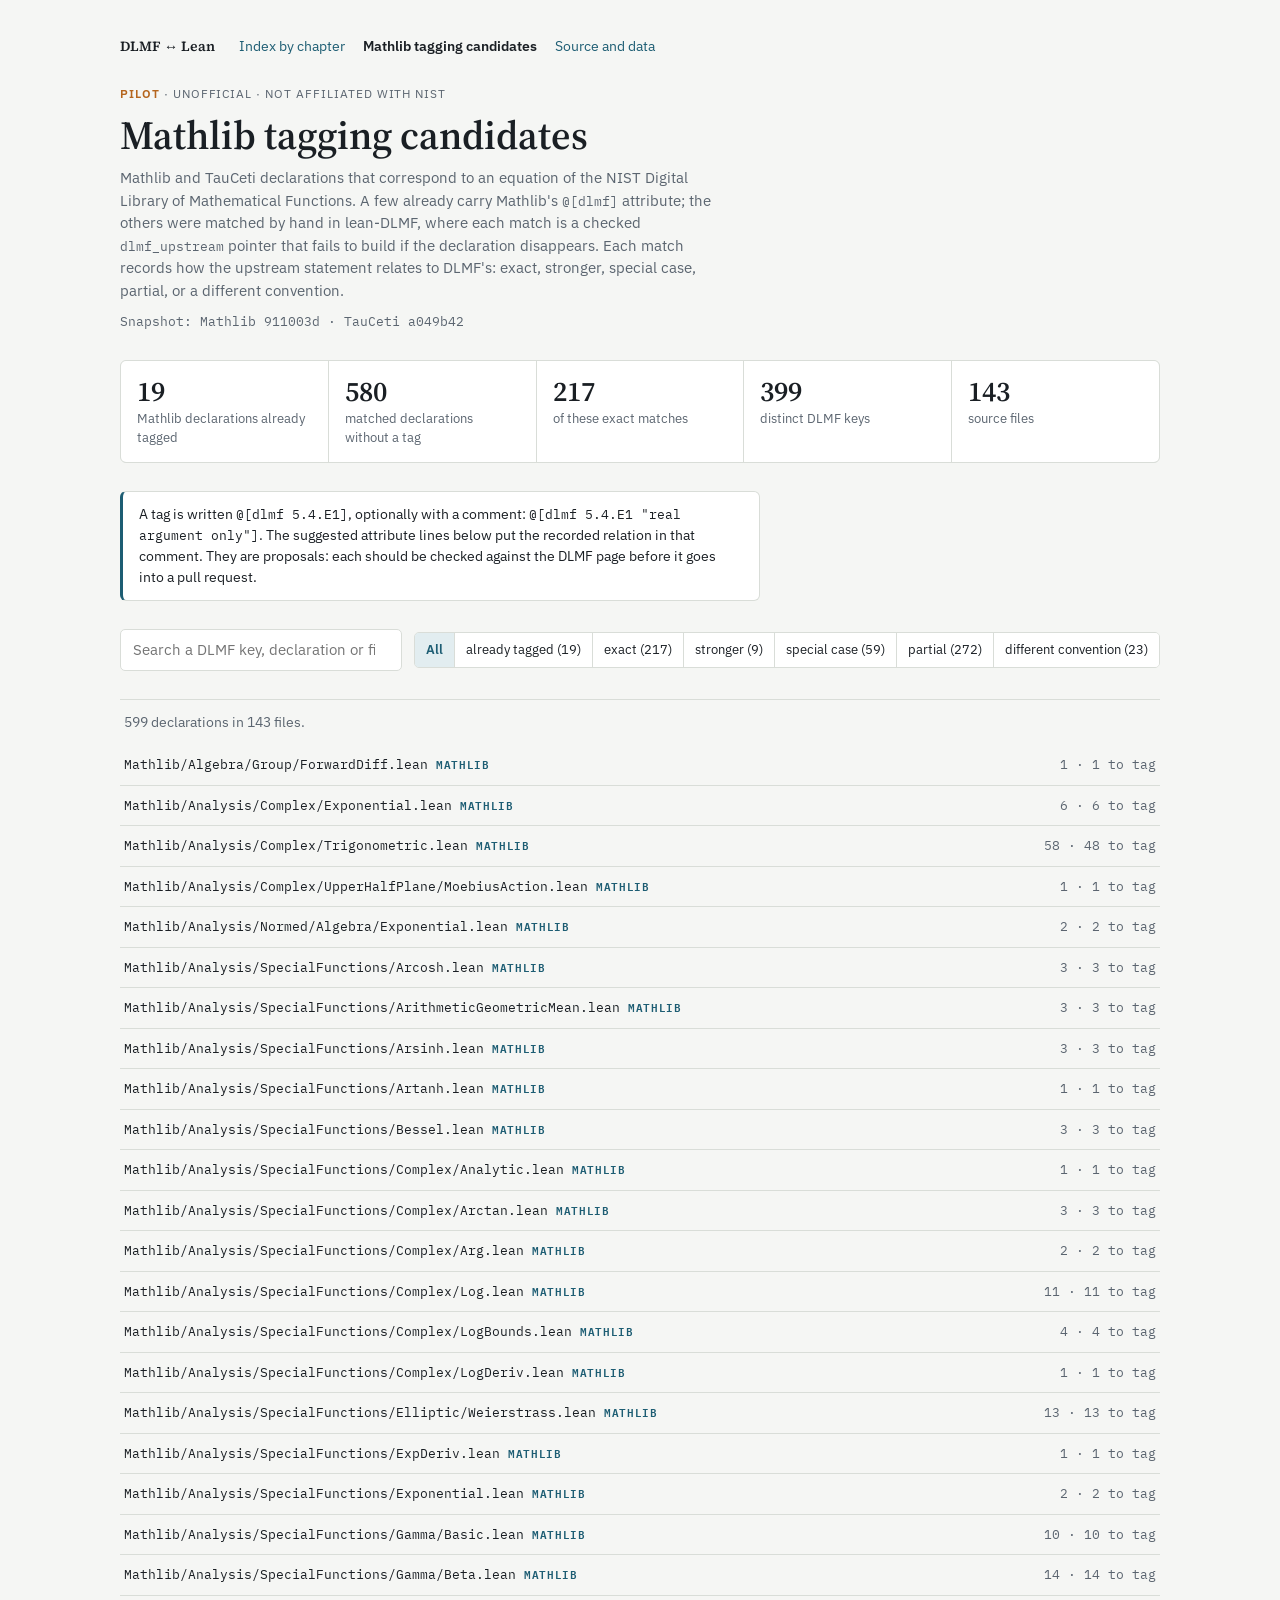
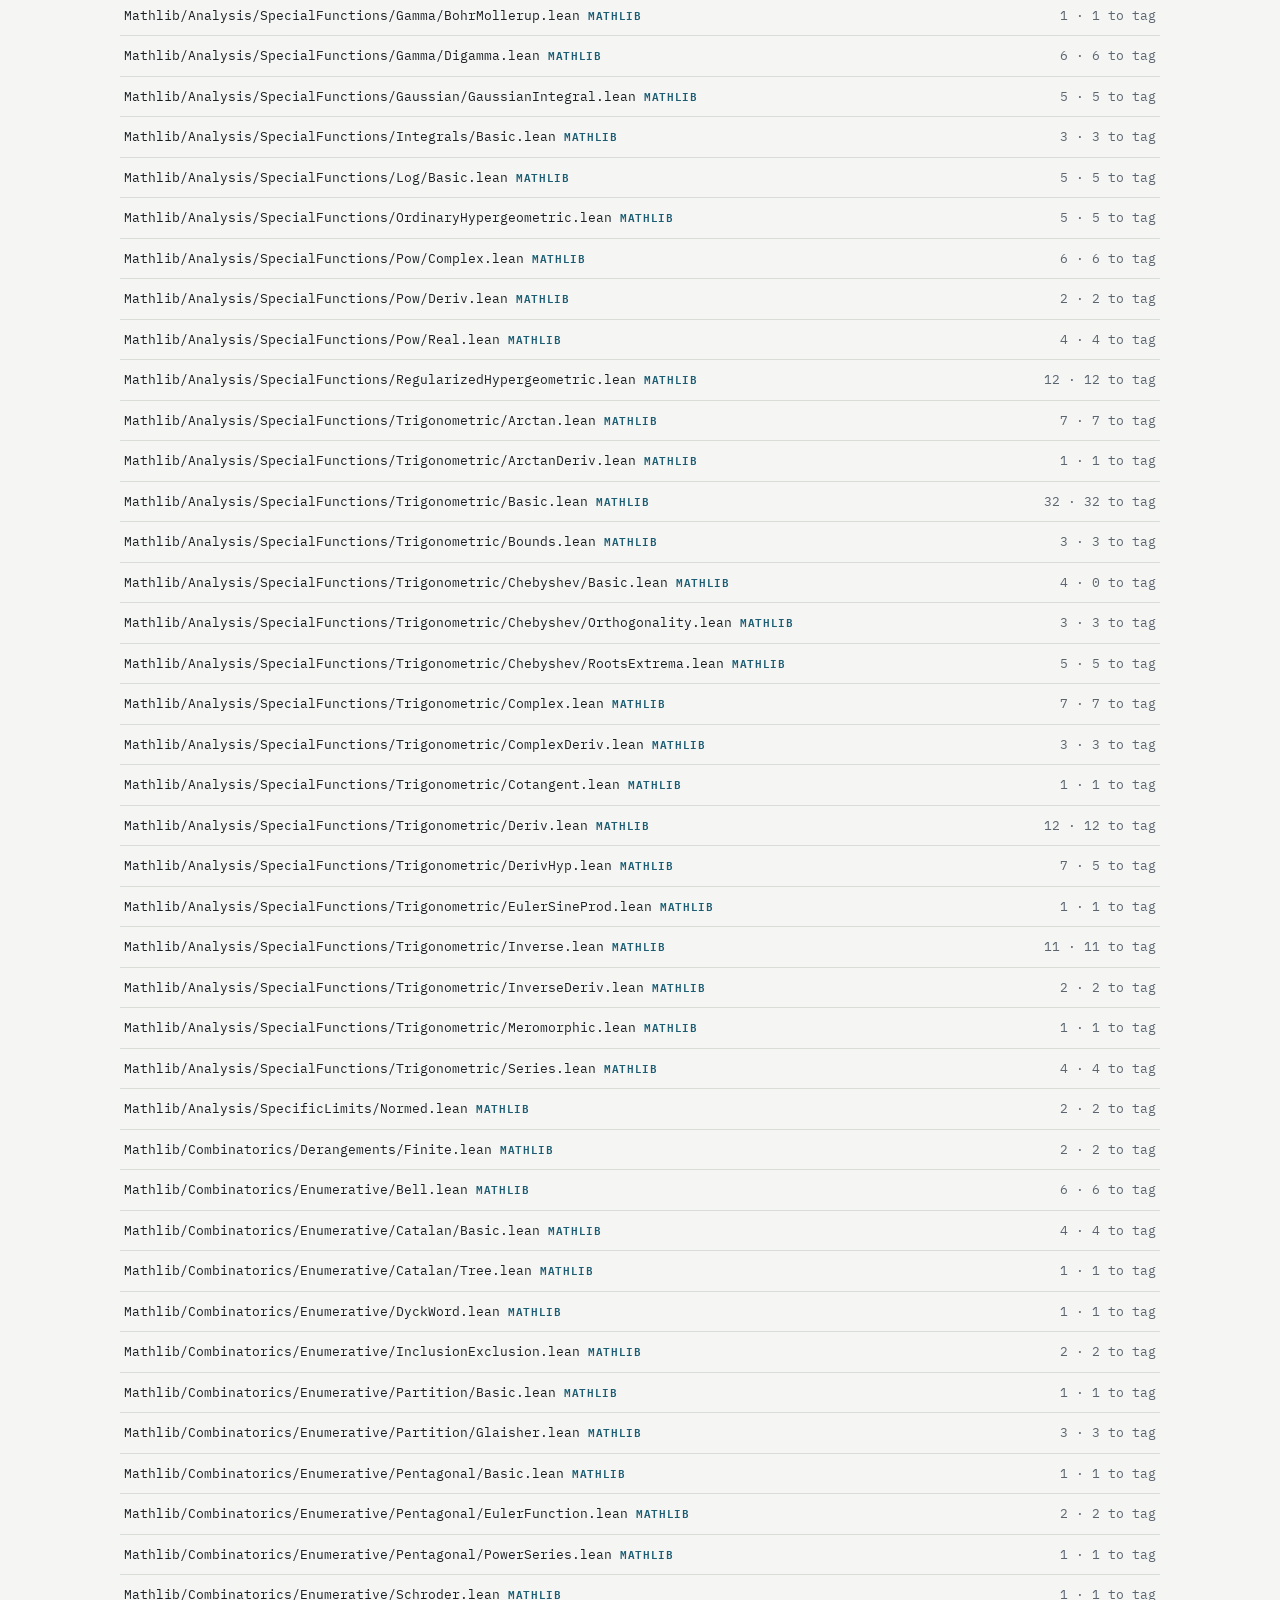
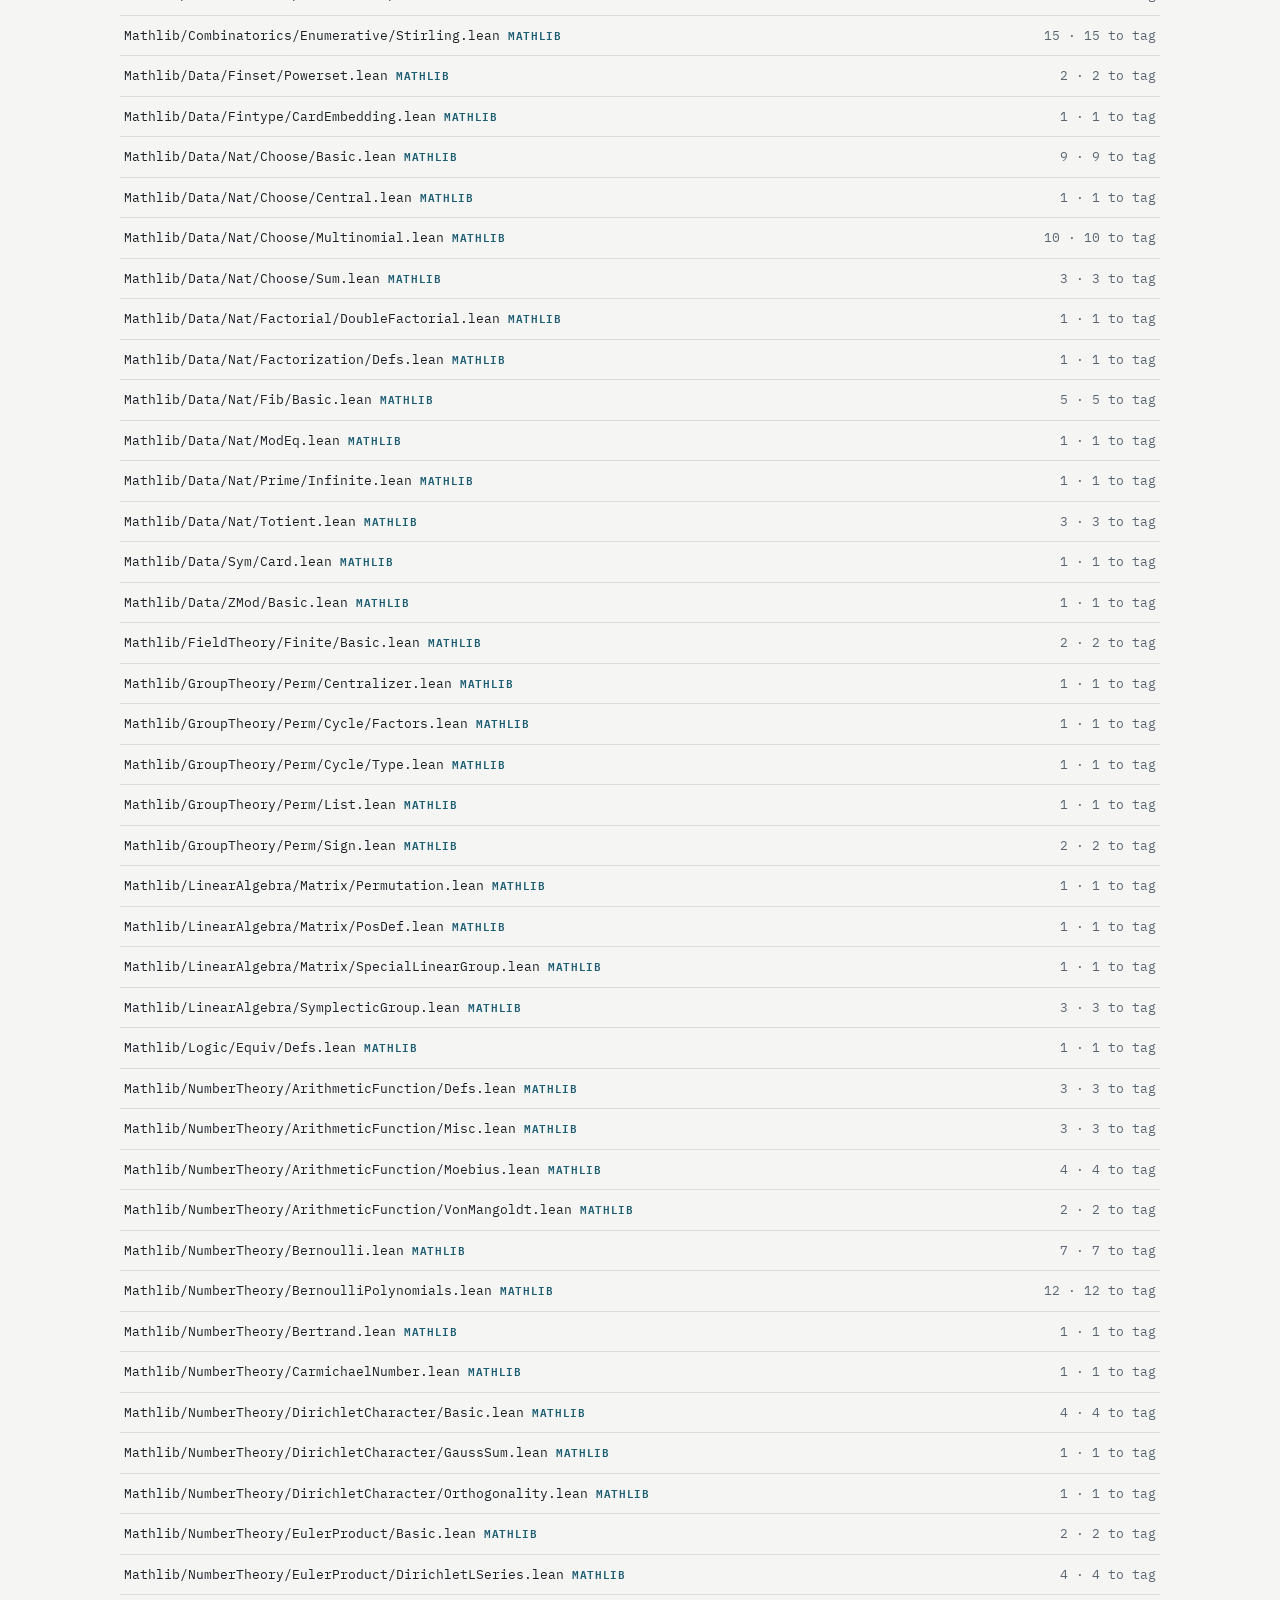
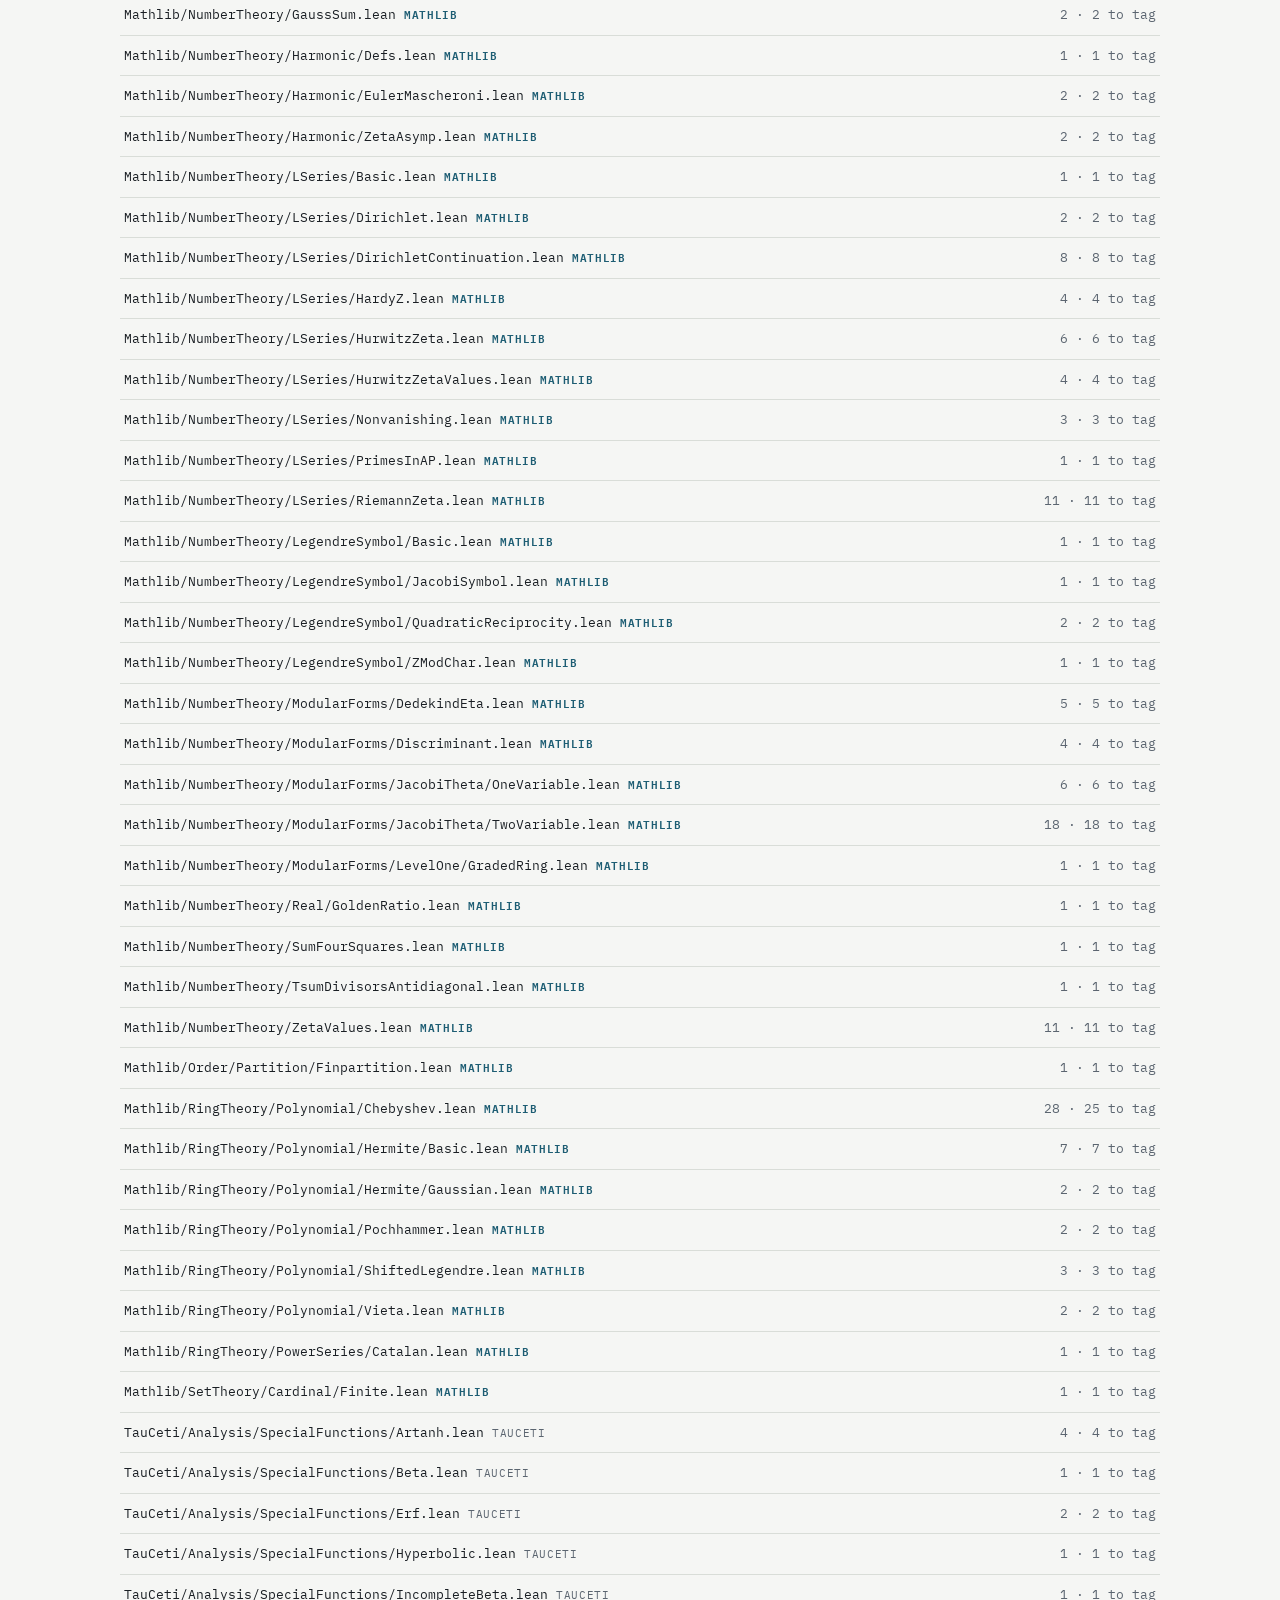
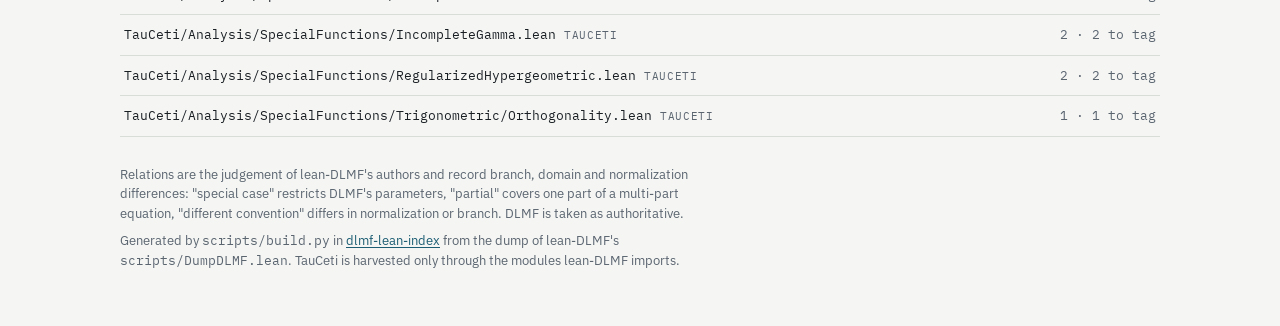
<file: docs/mathlib.html>
<!doctype html>
<html lang="en">
<head>
<meta charset="utf-8">
<meta name="viewport" content="width=device-width, initial-scale=1">
<title>Mathlib Tagging Candidates</title>
<meta name="description" content="Mathlib and TauCeti declarations matched to DLMF equations, with the relation between the statements, as candidates for the @[dlmf] attribute.">
<link rel="preconnect" href="https://fonts.googleapis.com">
<link rel="preconnect" href="https://fonts.gstatic.com" crossorigin>
<link rel="stylesheet" href="https://fonts.googleapis.com/css2?family=IBM+Plex+Mono:wght@400;500&family=IBM+Plex+Sans:wght@400;500;600&family=Source+Serif+4:opsz,wght@8..60,500;8..60,600&display=swap">
<link rel="stylesheet" href="assets/site.css">
<style>
.file { border-bottom: 1px solid var(--rule); }
.file > summary { list-style: none; cursor: pointer; display: grid;
  grid-template-columns: minmax(0, 1fr) auto; gap: 12px; padding: 10px 4px; align-items: baseline; }
.file > summary::-webkit-details-marker { display: none; }
.fpath { font-family: var(--font-mono); font-size: 13px; overflow-wrap: anywhere; }
.fcount { font-family: var(--font-mono); font-size: 12.5px; color: var(--muted); white-space: nowrap; }
.rows { display: flex; flex-direction: column; padding: 0 0 12px 0; }
.row { display: grid; grid-template-columns: 7.5em minmax(0, 1fr); gap: 4px 12px; padding: 7px 4px;
  border-top: 1px dashed var(--rule); font-size: 13.5px; }
.row .what { display: flex; flex-direction: column; gap: 3px; min-width: 0; }
.row .line1 { display: flex; flex-wrap: wrap; gap: 4px 10px; align-items: baseline; }
.dname { font-family: var(--font-mono); font-size: 12.5px; overflow-wrap: anywhere; }
.rel { font-size: 11px; letter-spacing: .04em; text-transform: uppercase; border-radius: 3px;
  padding: 0 5px; border: 1px solid var(--rule); color: var(--muted); white-space: nowrap; }
.rel.tagged { color: var(--proved); border-color: var(--proved); }
.rel.exact { color: var(--accent); border-color: var(--accent); }
.attr { font-family: var(--font-mono); font-size: 12px; color: var(--muted); overflow-wrap: anywhere; }
.lnk { font-size: 12px; }
@media (max-width: 640px) { .row { grid-template-columns: 1fr; } }
</style>
</head>
<body>
<div class="wrap">
  <nav class="top" aria-label="Site">
    <span class="brand">DLMF ↔ Lean</span>
    <a href="index.html">Index by chapter</a>
    <a href="mathlib.html" aria-current="page">Mathlib tagging candidates</a>
    <a href="https://github.com/bjbraams/dlmf-lean-index">Source and data</a>
  </nav>
  <header>
    <div class="eyebrow"><b>Pilot</b> · unofficial · not affiliated with NIST</div>
    <h1>Mathlib tagging candidates</h1>
    <p class="lede">Mathlib and TauCeti declarations that correspond to an equation of the NIST
      Digital Library of Mathematical Functions. A few already carry Mathlib's
      <code>@[dlmf]</code> attribute; the others were matched by hand in lean-DLMF, where each match
      is a checked <code>dlmf_upstream</code> pointer that fails to build if the declaration
      disappears. Each match records how the upstream statement relates to DLMF's: exact,
      stronger, special case, partial, or a different convention.</p>
    <div class="snap" id="snap"></div>
  </header>

  <section class="stats" id="stats" aria-label="Summary"></section>

  <div class="callout"><p>A tag is written <code>@[dlmf 5.4.E1]</code>, optionally with a comment:
    <code>@[dlmf 5.4.E1 "real argument only"]</code>. The suggested attribute lines below put the
    recorded relation in that comment. They are proposals: each should be checked against the DLMF
    page before it goes into a pull request.</p></div>

  <div class="controls">
    <label class="search" for="q"><input id="q" type="search" placeholder="Search a DLMF key, declaration or file" autocomplete="off" aria-label="Search"></label>
    <div class="seg" role="group" aria-label="Relation filter" id="frel"></div>
  </div>

  <main id="list" aria-live="polite"></main>

  <footer>
    <p>Relations are the judgement of lean-DLMF's authors and record branch, domain and
      normalization differences: "special case" restricts DLMF's parameters, "partial" covers one
      part of a multi-part equation, "different convention" differs in normalization or branch.
      DLMF is taken as authoritative.</p>
    <p>Generated by <code>scripts/build.py</code> in
      <a href="https://github.com/bjbraams/dlmf-lean-index">dlmf-lean-index</a> from the dump of
      lean-DLMF's <code>scripts/DumpDLMF.lean</code>. TauCeti is harvested only through the
      modules lean-DLMF imports.</p>
  </footer>
</div>

<script>
const D = {"meta":{"repos":{"Mathlib":{"url":"https://github.com/leanprover-community/mathlib4","rev":"911003dd6dea5df215dff57f2717be762e11a6ca","dirty":false},"TauCeti":{"url":"https://github.com/TauCetiProject/TauCeti","rev":"a049b4264d2cf4dbf4720796f844a3a3764914a5","dirty":false},"lean-DLMF":{"url":"https://github.com/bjbraams/lean-DLMF","rev":"497ccf5462f5ed7cbd193245d06e40bd9c5cff35","dirty":true}},"relations":{"exact":217,"partial":272,"tagged":19,"special case":59,"different convention":23,"stronger":9},"keys":399},"relations":["tagged","exact","stronger","special case","partial","different convention"],"files":[{"project":"Mathlib","path":"Mathlib/Algebra/Group/ForwardDiff.lean","rows":[{"key":"26.8.E32","decl":"fwdDiff","kind":"def","line":36,"rel":"exact","note":"Δf(x) = f(x + 1) - f(x) is fwdDiff 1 f x","doc":"https://leanprover-community.github.io/mathlib4_docs/Mathlib/Algebra/Group/ForwardDiff.html#fwdDiff","module":"Mathlib.Algebra.Group.ForwardDiff"}]},{"project":"Mathlib","path":"Mathlib/Analysis/Complex/Exponential.lean","rows":[{"key":"4.4.E4","decl":"Complex.exp_zero","kind":"theorem","line":96,"rel":"exact","note":"","doc":"https://leanprover-community.github.io/mathlib4_docs/Mathlib/Analysis/Complex/Exponential.html#Complex.exp_zero","module":"Mathlib.Analysis.Complex.Exponential"},{"key":"4.8.E16","decl":"Complex.exp_add","kind":"theorem","line":112,"rel":"exact","note":"","doc":"https://leanprover-community.github.io/mathlib4_docs/Mathlib/Analysis/Complex/Exponential.html#Complex.exp_add","module":"Mathlib.Analysis.Complex.Exponential"},{"key":"4.45.E5","decl":"Complex.exp_add","kind":"theorem","line":112,"rel":"partial","note":"exponential of x=m*log 10+y splits as a product; specialize to real arguments","doc":"https://leanprover-community.github.io/mathlib4_docs/Mathlib/Analysis/Complex/Exponential.html#Complex.exp_add","module":"Mathlib.Analysis.Complex.Exponential"},{"key":"4.2.E21","decl":"Complex.exp_neg","kind":"theorem","line":166,"rel":"exact","note":"","doc":"https://leanprover-community.github.io/mathlib4_docs/Mathlib/Analysis/Complex/Exponential.html#Complex.exp_neg","module":"Mathlib.Analysis.Complex.Exponential"},{"key":"4.45.E5","decl":"Complex.exp_int_mul","kind":"theorem","line":172,"rel":"partial","note":"exp(m*log 10)=exp(log 10)^m=10^m, integer m","doc":"https://leanprover-community.github.io/mathlib4_docs/Mathlib/Analysis/Complex/Exponential.html#Complex.exp_int_mul","module":"Mathlib.Analysis.Complex.Exponential"},{"key":"4.5.E8","decl":"Real.add_one_lt_exp","kind":"theorem","line":624,"rel":"exact","note":"x ≠ 0 (equality at x = 0)","doc":"https://leanprover-community.github.io/mathlib4_docs/Mathlib/Analysis/Complex/Exponential.html#Real.add_one_lt_exp","module":"Mathlib.Analysis.Complex.Exponential"}]},{"project":"Mathlib","path":"Mathlib/Analysis/Complex/Trigonometric.lean","rows":[{"key":"4.14.E1","decl":"Complex.sin","kind":"def","line":27,"rel":"tagged","note":"","doc":"https://leanprover-community.github.io/mathlib4_docs/Mathlib/Analysis/Complex/Trigonometric.html#Complex.sin","module":"Mathlib.Analysis.Complex.Trigonometric"},{"key":"22.5.T3","decl":"Complex.sin","kind":"def","line":27,"rel":"partial","note":"target of sn, sd as k → 0","doc":"https://leanprover-community.github.io/mathlib4_docs/Mathlib/Analysis/Complex/Trigonometric.html#Complex.sin","module":"Mathlib.Analysis.Complex.Trigonometric"},{"key":"4.14.E2","decl":"Complex.cos","kind":"def","line":32,"rel":"tagged","note":"","doc":"https://leanprover-community.github.io/mathlib4_docs/Mathlib/Analysis/Complex/Trigonometric.html#Complex.cos","module":"Mathlib.Analysis.Complex.Trigonometric"},{"key":"4.14.E4","decl":"Complex.tan","kind":"def","line":37,"rel":"tagged","note":"","doc":"https://leanprover-community.github.io/mathlib4_docs/Mathlib/Analysis/Complex/Trigonometric.html#Complex.tan","module":"Mathlib.Analysis.Complex.Trigonometric"},{"key":"4.14.E7","decl":"Complex.cot","kind":"def","line":42,"rel":"tagged","note":"","doc":"https://leanprover-community.github.io/mathlib4_docs/Mathlib/Analysis/Complex/Trigonometric.html#Complex.cot","module":"Mathlib.Analysis.Complex.Trigonometric"},{"key":"4.28.E1","decl":"Complex.sinh","kind":"def","line":47,"rel":"tagged","note":"","doc":"https://leanprover-community.github.io/mathlib4_docs/Mathlib/Analysis/Complex/Trigonometric.html#Complex.sinh","module":"Mathlib.Analysis.Complex.Trigonometric"},{"key":"4.28.E2","decl":"Complex.cosh","kind":"def","line":52,"rel":"tagged","note":"","doc":"https://leanprover-community.github.io/mathlib4_docs/Mathlib/Analysis/Complex/Trigonometric.html#Complex.cosh","module":"Mathlib.Analysis.Complex.Trigonometric"},{"key":"4.28.E4","decl":"Complex.tanh","kind":"def","line":57,"rel":"tagged","note":"","doc":"https://leanprover-community.github.io/mathlib4_docs/Mathlib/Analysis/Complex/Trigonometric.html#Complex.tanh","module":"Mathlib.Analysis.Complex.Trigonometric"},{"key":"22.5.T4","decl":"Complex.tanh","kind":"def","line":57,"rel":"partial","note":"target of sn as k → 1","doc":"https://leanprover-community.github.io/mathlib4_docs/Mathlib/Analysis/Complex/Trigonometric.html#Complex.tanh","module":"Mathlib.Analysis.Complex.Trigonometric"},{"key":"4.35.E23","decl":"Complex.sinh_neg","kind":"theorem","line":126,"rel":"exact","note":"","doc":"https://leanprover-community.github.io/mathlib4_docs/Mathlib/Analysis/Complex/Trigonometric.html#Complex.sinh_neg","module":"Mathlib.Analysis.Complex.Trigonometric"},{"key":"4.35.E1","decl":"Complex.sinh_add","kind":"theorem","line":132,"rel":"partial","note":"upper sign","doc":"https://leanprover-community.github.io/mathlib4_docs/Mathlib/Analysis/Complex/Trigonometric.html#Complex.sinh_add","module":"Mathlib.Analysis.Complex.Trigonometric"},{"key":"4.35.E24","decl":"Complex.cosh_neg","kind":"theorem","line":141,"rel":"exact","note":"","doc":"https://leanprover-community.github.io/mathlib4_docs/Mathlib/Analysis/Complex/Trigonometric.html#Complex.cosh_neg","module":"Mathlib.Analysis.Complex.Trigonometric"},{"key":"4.35.E2","decl":"Complex.cosh_add","kind":"theorem","line":147,"rel":"partial","note":"upper sign","doc":"https://leanprover-community.github.io/mathlib4_docs/Mathlib/Analysis/Complex/Trigonometric.html#Complex.cosh_add","module":"Mathlib.Analysis.Complex.Trigonometric"},{"key":"4.35.E1","decl":"Complex.sinh_sub","kind":"theorem","line":153,"rel":"partial","note":"lower sign","doc":"https://leanprover-community.github.io/mathlib4_docs/Mathlib/Analysis/Complex/Trigonometric.html#Complex.sinh_sub","module":"Mathlib.Analysis.Complex.Trigonometric"},{"key":"4.35.E2","decl":"Complex.cosh_sub","kind":"theorem","line":156,"rel":"partial","note":"lower sign","doc":"https://leanprover-community.github.io/mathlib4_docs/Mathlib/Analysis/Complex/Trigonometric.html#Complex.cosh_sub","module":"Mathlib.Analysis.Complex.Trigonometric"},{"key":"4.28.E4","decl":"Complex.tanh_eq_sinh_div_cosh","kind":"theorem","line":193,"rel":"exact","note":"","doc":"https://leanprover-community.github.io/mathlib4_docs/Mathlib/Analysis/Complex/Trigonometric.html#Complex.tanh_eq_sinh_div_cosh","module":"Mathlib.Analysis.Complex.Trigonometric"},{"key":"4.35.E25","decl":"Complex.tanh_neg","kind":"theorem","line":199,"rel":"exact","note":"","doc":"https://leanprover-community.github.io/mathlib4_docs/Mathlib/Analysis/Complex/Trigonometric.html#Complex.tanh_neg","module":"Mathlib.Analysis.Complex.Trigonometric"},{"key":"4.28.E3","decl":"Complex.cosh_add_sinh","kind":"theorem","line":219,"rel":"exact","note":"upper sign","doc":"https://leanprover-community.github.io/mathlib4_docs/Mathlib/Analysis/Complex/Trigonometric.html#Complex.cosh_add_sinh","module":"Mathlib.Analysis.Complex.Trigonometric"},{"key":"4.28.E3","decl":"Complex.cosh_sub_sinh","kind":"theorem","line":234,"rel":"exact","note":"lower sign","doc":"https://leanprover-community.github.io/mathlib4_docs/Mathlib/Analysis/Complex/Trigonometric.html#Complex.cosh_sub_sinh","module":"Mathlib.Analysis.Complex.Trigonometric"},{"key":"4.35.E11","decl":"Complex.cosh_sq_sub_sinh_sq","kind":"theorem","line":241,"rel":"tagged","note":"","doc":"https://leanprover-community.github.io/mathlib4_docs/Mathlib/Analysis/Complex/Trigonometric.html#Complex.cosh_sq_sub_sinh_sq","module":"Mathlib.Analysis.Complex.Trigonometric"},{"key":"4.35.E27","decl":"Complex.cosh_two_mul","kind":"theorem","line":253,"rel":"tagged","note":"","doc":"https://leanprover-community.github.io/mathlib4_docs/Mathlib/Analysis/Complex/Trigonometric.html#Complex.cosh_two_mul","module":"Mathlib.Analysis.Complex.Trigonometric"},{"key":"4.35.E26","decl":"Complex.sinh_two_mul","kind":"theorem","line":256,"rel":"tagged","note":"","doc":"https://leanprover-community.github.io/mathlib4_docs/Mathlib/Analysis/Complex/Trigonometric.html#Complex.sinh_two_mul","module":"Mathlib.Analysis.Complex.Trigonometric"},{"key":"4.35.E30","decl":"Complex.cosh_three_mul","kind":"theorem","line":261,"rel":"exact","note":"","doc":"https://leanprover-community.github.io/mathlib4_docs/Mathlib/Analysis/Complex/Trigonometric.html#Complex.cosh_three_mul","module":"Mathlib.Analysis.Complex.Trigonometric"},{"key":"4.35.E29","decl":"Complex.sinh_three_mul","kind":"theorem","line":269,"rel":"exact","note":"","doc":"https://leanprover-community.github.io/mathlib4_docs/Mathlib/Analysis/Complex/Trigonometric.html#Complex.sinh_three_mul","module":"Mathlib.Analysis.Complex.Trigonometric"},{"key":"4.21.E24","decl":"Complex.sin_neg","kind":"theorem","line":280,"rel":"exact","note":"","doc":"https://leanprover-community.github.io/mathlib4_docs/Mathlib/Analysis/Complex/Trigonometric.html#Complex.sin_neg","module":"Mathlib.Analysis.Complex.Trigonometric"},{"key":"4.28.E9","decl":"Complex.cos_mul_I","kind":"theorem","line":300,"rel":"exact","note":"commute i and z","doc":"https://leanprover-community.github.io/mathlib4_docs/Mathlib/Analysis/Complex/Trigonometric.html#Complex.cos_mul_I","module":"Mathlib.Analysis.Complex.Trigonometric"},{"key":"4.28.E8","decl":"Complex.sin_mul_I","kind":"theorem","line":302,"rel":"exact","note":"commute i and z","doc":"https://leanprover-community.github.io/mathlib4_docs/Mathlib/Analysis/Complex/Trigonometric.html#Complex.sin_mul_I","module":"Mathlib.Analysis.Complex.Trigonometric"},{"key":"4.28.E10","decl":"Complex.tan_mul_I","kind":"theorem","line":310,"rel":"exact","note":"commute i and z","doc":"https://leanprover-community.github.io/mathlib4_docs/Mathlib/Analysis/Complex/Trigonometric.html#Complex.tan_mul_I","module":"Mathlib.Analysis.Complex.Trigonometric"},{"key":"4.21.E2","decl":"Complex.sin_add","kind":"theorem","line":313,"rel":"partial","note":"upper sign","doc":"https://leanprover-community.github.io/mathlib4_docs/Mathlib/Analysis/Complex/Trigonometric.html#Complex.sin_add","module":"Mathlib.Analysis.Complex.Trigonometric"},{"key":"4.21.E25","decl":"Complex.cos_neg","kind":"theorem","line":320,"rel":"exact","note":"","doc":"https://leanprover-community.github.io/mathlib4_docs/Mathlib/Analysis/Complex/Trigonometric.html#Complex.cos_neg","module":"Mathlib.Analysis.Complex.Trigonometric"},{"key":"4.21.E3","decl":"Complex.cos_add","kind":"theorem","line":323,"rel":"partial","note":"upper sign","doc":"https://leanprover-community.github.io/mathlib4_docs/Mathlib/Analysis/Complex/Trigonometric.html#Complex.cos_add","module":"Mathlib.Analysis.Complex.Trigonometric"},{"key":"4.21.E2","decl":"Complex.sin_sub","kind":"theorem","line":327,"rel":"partial","note":"lower sign","doc":"https://leanprover-community.github.io/mathlib4_docs/Mathlib/Analysis/Complex/Trigonometric.html#Complex.sin_sub","module":"Mathlib.Analysis.Complex.Trigonometric"},{"key":"4.21.E3","decl":"Complex.cos_sub","kind":"theorem","line":330,"rel":"partial","note":"lower sign","doc":"https://leanprover-community.github.io/mathlib4_docs/Mathlib/Analysis/Complex/Trigonometric.html#Complex.cos_sub","module":"Mathlib.Analysis.Complex.Trigonometric"},{"key":"4.21.E37","decl":"Complex.sin_eq","kind":"theorem","line":336,"rel":"exact","note":"x = Re z, y = Im z","doc":"https://leanprover-community.github.io/mathlib4_docs/Mathlib/Analysis/Complex/Trigonometric.html#Complex.sin_eq","module":"Mathlib.Analysis.Complex.Trigonometric"},{"key":"4.21.E38","decl":"Complex.cos_eq","kind":"theorem","line":342,"rel":"exact","note":"x = Re z, y = Im z","doc":"https://leanprover-community.github.io/mathlib4_docs/Mathlib/Analysis/Complex/Trigonometric.html#Complex.cos_eq","module":"Mathlib.Analysis.Complex.Trigonometric"},{"key":"4.21.E7","decl":"Complex.sin_sub_sin","kind":"theorem","line":345,"rel":"exact","note":"commuted two factors","doc":"https://leanprover-community.github.io/mathlib4_docs/Mathlib/Analysis/Complex/Trigonometric.html#Complex.sin_sub_sin","module":"Mathlib.Analysis.Complex.Trigonometric"},{"key":"4.21.E9","decl":"Complex.cos_sub_cos","kind":"theorem","line":353,"rel":"exact","note":"","doc":"https://leanprover-community.github.io/mathlib4_docs/Mathlib/Analysis/Complex/Trigonometric.html#Complex.cos_sub_cos","module":"Mathlib.Analysis.Complex.Trigonometric"},{"key":"4.21.E6","decl":"Complex.sin_add_sin","kind":"theorem","line":361,"rel":"exact","note":"","doc":"https://leanprover-community.github.io/mathlib4_docs/Mathlib/Analysis/Complex/Trigonometric.html#Complex.sin_add_sin","module":"Mathlib.Analysis.Complex.Trigonometric"},{"key":"4.21.E8","decl":"Complex.cos_add_cos","kind":"theorem","line":364,"rel":"exact","note":"","doc":"https://leanprover-community.github.io/mathlib4_docs/Mathlib/Analysis/Complex/Trigonometric.html#Complex.cos_add_cos","module":"Mathlib.Analysis.Complex.Trigonometric"},{"key":"4.21.E26","decl":"Complex.tan_neg","kind":"theorem","line":431,"rel":"exact","note":"","doc":"https://leanprover-community.github.io/mathlib4_docs/Mathlib/Analysis/Complex/Trigonometric.html#Complex.tan_neg","module":"Mathlib.Analysis.Complex.Trigonometric"},{"key":"4.14.E3","decl":"Complex.cos_sub_sin_I","kind":"theorem","line":463,"rel":"partial","note":"lower sign; order of the product i z is immaterial","doc":"https://leanprover-community.github.io/mathlib4_docs/Mathlib/Analysis/Complex/Trigonometric.html#Complex.cos_sub_sin_I","module":"Mathlib.Analysis.Complex.Trigonometric"},{"key":"4.21.E12","decl":"Complex.sin_sq_add_cos_sq","kind":"theorem","line":466,"rel":"exact","note":"","doc":"https://leanprover-community.github.io/mathlib4_docs/Mathlib/Analysis/Complex/Trigonometric.html#Complex.sin_sq_add_cos_sq","module":"Mathlib.Analysis.Complex.Trigonometric"},{"key":"4.21.E28","decl":"Complex.cos_two_mul'","kind":"theorem","line":474,"rel":"partial","note":"third equality cos 2z = cos²z - sin²z","doc":"https://leanprover-community.github.io/mathlib4_docs/Mathlib/Analysis/Complex/Trigonometric.html#Complex.cos_two_mul'","module":"Mathlib.Analysis.Complex.Trigonometric"},{"key":"4.21.E28","decl":"Complex.cos_two_mul","kind":"theorem","line":476,"rel":"partial","note":"first equality cos 2z = 2cos²z - 1","doc":"https://leanprover-community.github.io/mathlib4_docs/Mathlib/Analysis/Complex/Trigonometric.html#Complex.cos_two_mul","module":"Mathlib.Analysis.Complex.Trigonometric"},{"key":"4.21.E28","decl":"Complex.cos_two_mul_eq_one_sub","kind":"theorem","line":480,"rel":"partial","note":"second equality","doc":"https://leanprover-community.github.io/mathlib4_docs/Mathlib/Analysis/Complex/Trigonometric.html#Complex.cos_two_mul_eq_one_sub","module":"Mathlib.Analysis.Complex.Trigonometric"},{"key":"4.21.E27","decl":"Complex.sin_two_mul","kind":"theorem","line":483,"rel":"partial","note":"first equality sin 2z = 2 sin z cos z","doc":"https://leanprover-community.github.io/mathlib4_docs/Mathlib/Analysis/Complex/Trigonometric.html#Complex.sin_two_mul","module":"Mathlib.Analysis.Complex.Trigonometric"},{"key":"4.21.E31","decl":"Complex.cos_three_mul","kind":"theorem","line":506,"rel":"exact","note":"","doc":"https://leanprover-community.github.io/mathlib4_docs/Mathlib/Analysis/Complex/Trigonometric.html#Complex.cos_three_mul","module":"Mathlib.Analysis.Complex.Trigonometric"},{"key":"4.21.E30","decl":"Complex.sin_three_mul","kind":"theorem","line":509,"rel":"exact","note":"","doc":"https://leanprover-community.github.io/mathlib4_docs/Mathlib/Analysis/Complex/Trigonometric.html#Complex.sin_three_mul","module":"Mathlib.Analysis.Complex.Trigonometric"},{"key":"4.14.E3","decl":"Complex.exp_mul_I","kind":"theorem","line":514,"rel":"partial","note":"upper sign, cos z + i sin z = e^{iz}","doc":"https://leanprover-community.github.io/mathlib4_docs/Mathlib/Analysis/Complex/Trigonometric.html#Complex.exp_mul_I","module":"Mathlib.Analysis.Complex.Trigonometric"},{"key":"4.2.E24","decl":"Complex.exp_eq_exp_re_mul_sin_add_cos","kind":"theorem","line":519,"rel":"exact","note":"x = Re z, y = Im z","doc":"https://leanprover-community.github.io/mathlib4_docs/Mathlib/Analysis/Complex/Trigonometric.html#Complex.exp_eq_exp_re_mul_sin_add_cos","module":"Mathlib.Analysis.Complex.Trigonometric"},{"key":"4.45.E16","decl":"Complex.exp_eq_exp_re_mul_sin_add_cos","kind":"theorem","line":519,"rel":"exact","note":"exp z=exp(Re z)*(cos(Im z)+i*sin(Im z))","doc":"https://leanprover-community.github.io/mathlib4_docs/Mathlib/Analysis/Complex/Trigonometric.html#Complex.exp_eq_exp_re_mul_sin_add_cos","module":"Mathlib.Analysis.Complex.Trigonometric"},{"key":"4.21.E34","decl":"Complex.cos_add_sin_mul_I_pow","kind":"theorem","line":541,"rel":"special case","note":"n ∈ ℕ (DLMF: n ∈ ℤ)","doc":"https://leanprover-community.github.io/mathlib4_docs/Mathlib/Analysis/Complex/Trigonometric.html#Complex.cos_add_sin_mul_I_pow","module":"Mathlib.Analysis.Complex.Trigonometric"},{"key":"4.17.T1","decl":"Real.sin_zero","kind":"theorem","line":588,"rel":"partial","note":"exact table entry or exact limit at infinity; reciprocal rows acquired locally","doc":"https://leanprover-community.github.io/mathlib4_docs/Mathlib/Analysis/Complex/Trigonometric.html#Real.sin_zero","module":"Mathlib.Analysis.Complex.Trigonometric"},{"key":"4.17.T1","decl":"Real.cos_zero","kind":"theorem","line":597,"rel":"partial","note":"exact table entry or exact limit at infinity; reciprocal rows acquired locally","doc":"https://leanprover-community.github.io/mathlib4_docs/Mathlib/Analysis/Complex/Trigonometric.html#Real.cos_zero","module":"Mathlib.Analysis.Complex.Trigonometric"},{"key":"4.21.E15","decl":"Real.two_mul_sin_mul_sin","kind":"theorem","line":628,"rel":"special case","note":"real arguments; complex identity acquired locally","doc":"https://leanprover-community.github.io/mathlib4_docs/Mathlib/Analysis/Complex/Trigonometric.html#Real.two_mul_sin_mul_sin","module":"Mathlib.Analysis.Complex.Trigonometric"},{"key":"4.21.E16","decl":"Real.two_mul_cos_mul_cos","kind":"theorem","line":632,"rel":"special case","note":"real arguments; complex identity acquired locally","doc":"https://leanprover-community.github.io/mathlib4_docs/Mathlib/Analysis/Complex/Trigonometric.html#Real.two_mul_cos_mul_cos","module":"Mathlib.Analysis.Complex.Trigonometric"},{"key":"4.21.E17","decl":"Real.two_mul_sin_mul_cos","kind":"theorem","line":636,"rel":"special case","note":"real arguments; complex identity acquired locally","doc":"https://leanprover-community.github.io/mathlib4_docs/Mathlib/Analysis/Complex/Trigonometric.html#Real.two_mul_sin_mul_cos","module":"Mathlib.Analysis.Complex.Trigonometric"},{"key":"4.2.E22","decl":"Complex.norm_exp","kind":"theorem","line":985,"rel":"exact","note":"","doc":"https://leanprover-community.github.io/mathlib4_docs/Mathlib/Analysis/Complex/Trigonometric.html#Complex.norm_exp","module":"Mathlib.Analysis.Complex.Trigonometric"}]},{"project":"Mathlib","path":"Mathlib/Analysis/Complex/UpperHalfPlane/MoebiusAction.lean","rows":[{"key":"23.15.E3","decl":"UpperHalfPlane.coe_specialLinearGroup_apply","kind":"theorem","line":285,"rel":"exact","note":"the SL(2,ℤ) action on ℍ is τ ↦ (aτ+b)/(cτ+d)","doc":"https://leanprover-community.github.io/mathlib4_docs/Mathlib/Analysis/Complex/UpperHalfPlane/MoebiusAction.html#UpperHalfPlane.coe_specialLinearGroup_apply","module":"Mathlib.Analysis.Complex.UpperHalfPlane.MoebiusAction"}]},{"project":"Mathlib","path":"Mathlib/Analysis/Normed/Algebra/Exponential.lean","rows":[{"key":"4.2.E19","decl":"NormedSpace.expSeries_div_hasSum_exp","kind":"theorem","line":640,"rel":"partial","note":"Σ zⁿ/n! sums to NormedSpace.exp z, which is Complex.exp by Complex.exp_eq_exp_ℂ","doc":"https://leanprover-community.github.io/mathlib4_docs/Mathlib/Analysis/Normed/Algebra/Exponential.html#NormedSpace.expSeries_div_hasSum_exp","module":"Mathlib.Analysis.Normed.Algebra.Exponential"},{"key":"4.2.E34","decl":"NormedSpace.expSeries_div_hasSum_exp","kind":"theorem","line":640,"rel":"partial","note":"exact at 1, together with Real.exp_eq_exp_ℝ","doc":"https://leanprover-community.github.io/mathlib4_docs/Mathlib/Analysis/Normed/Algebra/Exponential.html#NormedSpace.expSeries_div_hasSum_exp","module":"Mathlib.Analysis.Normed.Algebra.Exponential"}]},{"project":"Mathlib","path":"Mathlib/Analysis/SpecialFunctions/Arcosh.lean","rows":[{"key":"4.37.E19","decl":"Real.arcosh","kind":"def","line":59,"rel":"special case","note":"real arguments at least one","doc":"https://leanprover-community.github.io/mathlib4_docs/Mathlib/Analysis/SpecialFunctions/Arcosh.html#Real.arcosh","module":"Mathlib.Analysis.SpecialFunctions.Arcosh"},{"key":"15.12.E6","decl":"Real.arcosh","kind":"def","line":59,"rel":"special case","note":"real z ≥ 1, where Real.arcosh z = log(z + √(z²-1)) is the principal arccosh","doc":"https://leanprover-community.github.io/mathlib4_docs/Mathlib/Analysis/SpecialFunctions/Arcosh.html#Real.arcosh","module":"Mathlib.Analysis.SpecialFunctions.Arcosh"},{"key":"4.38.E10","decl":"Real.hasDerivAt_arcosh","kind":"theorem","line":160,"rel":"special case","note":"real arguments greater than one","doc":"https://leanprover-community.github.io/mathlib4_docs/Mathlib/Analysis/SpecialFunctions/Arcosh.html#Real.hasDerivAt_arcosh","module":"Mathlib.Analysis.SpecialFunctions.Arcosh"}]},{"project":"Mathlib","path":"Mathlib/Analysis/SpecialFunctions/ArithmeticGeometricMean.lean","rows":[{"key":"19.8.E1","decl":"NNReal.agmSequences","kind":"def","line":54,"rel":"different convention","note":"agmSequences x y n = (g_{n+1}, a_{n+1}) for a_0, g_0 = y, x ≥ 0 (symmetric in x, y)","doc":"https://leanprover-community.github.io/mathlib4_docs/Mathlib/Analysis/SpecialFunctions/ArithmeticGeometricMean.html#NNReal.agmSequences","module":"Mathlib.Analysis.SpecialFunctions.ArithmeticGeometricMean"},{"key":"19.8.i","decl":"NNReal.tendsto_agmSequences_snd_agm","kind":"theorem","line":176,"rel":"special case","note":"nonnegative real a_0, g_0; a_n → M(a_0, g_0) = NNReal.agm","doc":"https://leanprover-community.github.io/mathlib4_docs/Mathlib/Analysis/SpecialFunctions/ArithmeticGeometricMean.html#NNReal.tendsto_agmSequences_snd_agm","module":"Mathlib.Analysis.SpecialFunctions.ArithmeticGeometricMean"},{"key":"19.8.i","decl":"NNReal.tendsto_agmSequences_fst_agm","kind":"theorem","line":204,"rel":"special case","note":"nonnegative real a_0, g_0; g_n → M(a_0, g_0) = NNReal.agm","doc":"https://leanprover-community.github.io/mathlib4_docs/Mathlib/Analysis/SpecialFunctions/ArithmeticGeometricMean.html#NNReal.tendsto_agmSequences_fst_agm","module":"Mathlib.Analysis.SpecialFunctions.ArithmeticGeometricMean"}]},{"project":"Mathlib","path":"Mathlib/Analysis/SpecialFunctions/Arsinh.lean","rows":[{"key":"4.37.E16","decl":"Real.arsinh","kind":"def","line":52,"rel":"special case","note":"real arguments; complex principal branches acquired locally","doc":"https://leanprover-community.github.io/mathlib4_docs/Mathlib/Analysis/SpecialFunctions/Arsinh.html#Real.arsinh","module":"Mathlib.Analysis.SpecialFunctions.Arsinh"},{"key":"4.37.E10","decl":"Real.arsinh_neg","kind":"theorem","line":66,"rel":"special case","note":"real arguments","doc":"https://leanprover-community.github.io/mathlib4_docs/Mathlib/Analysis/SpecialFunctions/Arsinh.html#Real.arsinh_neg","module":"Mathlib.Analysis.SpecialFunctions.Arsinh"},{"key":"4.38.E9","decl":"Real.hasDerivAt_arsinh","kind":"theorem","line":166,"rel":"special case","note":"real arguments","doc":"https://leanprover-community.github.io/mathlib4_docs/Mathlib/Analysis/SpecialFunctions/Arsinh.html#Real.hasDerivAt_arsinh","module":"Mathlib.Analysis.SpecialFunctions.Arsinh"}]},{"project":"Mathlib","path":"Mathlib/Analysis/SpecialFunctions/Artanh.lean","rows":[{"key":"4.37.E24","decl":"Real.artanh_eq_half_log","kind":"theorem","line":55,"rel":"special case","note":"real arguments in [-1,1], endpoint totalizations distinguished","doc":"https://leanprover-community.github.io/mathlib4_docs/Mathlib/Analysis/SpecialFunctions/Artanh.html#Real.artanh_eq_half_log","module":"Mathlib.Analysis.SpecialFunctions.Artanh"}]},{"project":"Mathlib","path":"Mathlib/Analysis/SpecialFunctions/Bessel.lean","rows":[{"key":"10.2.E2","decl":"Complex.besselJ","kind":"def","line":53,"rel":"exact","note":"(z/2)^ν (principal power) times the regularized ₀F₁(;ν+1;-z²/4), for all ν; at z = 0 Mathlib's value uses the totalized 0^ν","doc":"https://leanprover-community.github.io/mathlib4_docs/Mathlib/Analysis/SpecialFunctions/Bessel.html#Complex.besselJ","module":"Mathlib.Analysis.SpecialFunctions.Bessel"},{"key":"10.11.E1","decl":"Complex.besselJ_int_neg","kind":"theorem","line":61,"rel":"special case","note":"integer order ν = n and m = ±1, i.e. J_n(-z) = (-1)^n J_n(z)","doc":"https://leanprover-community.github.io/mathlib4_docs/Mathlib/Analysis/SpecialFunctions/Bessel.html#Complex.besselJ_int_neg","module":"Mathlib.Analysis.SpecialFunctions.Bessel"},{"key":"10.4.E1","decl":"Complex.besselJ_neg_int","kind":"theorem","line":82,"rel":"partial","note":"J_{-n}(z) = (-1)^n J_n(z), n ∈ ℤ; Mathlib has no Y_ν","doc":"https://leanprover-community.github.io/mathlib4_docs/Mathlib/Analysis/SpecialFunctions/Bessel.html#Complex.besselJ_neg_int","module":"Mathlib.Analysis.SpecialFunctions.Bessel"}]},{"project":"Mathlib","path":"Mathlib/Analysis/SpecialFunctions/Complex/Analytic.lean","rows":[{"key":"4.7.E3","decl":"iteratedDeriv_succ_log","kind":"theorem","line":158,"rel":"partial","note":"exact for every positive derivative order on the slit plane","doc":"https://leanprover-community.github.io/mathlib4_docs/Mathlib/Analysis/SpecialFunctions/Complex/Analytic.html#iteratedDeriv_succ_log","module":"Mathlib.Analysis.SpecialFunctions.Complex.Analytic"}]},{"project":"Mathlib","path":"Mathlib/Analysis/SpecialFunctions/Complex/Arctan.lean","rows":[{"key":"4.23.E30","decl":"Complex.tan_arctan","kind":"theorem","line":32,"rel":"exact","note":"z differs from ±i","doc":"https://leanprover-community.github.io/mathlib4_docs/Mathlib/Analysis/SpecialFunctions/Complex/Arctan.html#Complex.tan_arctan","module":"Mathlib.Analysis.SpecialFunctions.Complex.Arctan"},{"key":"4.24.E3","decl":"Complex.hasSum_arctan","kind":"theorem","line":121,"rel":"partial","note":"open unit disc; boundary acquired locally","doc":"https://leanprover-community.github.io/mathlib4_docs/Mathlib/Analysis/SpecialFunctions/Complex/Arctan.html#Complex.hasSum_arctan","module":"Mathlib.Analysis.SpecialFunctions.Complex.Arctan"},{"key":"4.45.E11","decl":"Real.hasSum_arctan","kind":"theorem","line":143,"rel":"partial","note":"convergent alternating series at 1/x for x>1; its sum is pi/2-arctan x by arctan_inv_of_pos","doc":"https://leanprover-community.github.io/mathlib4_docs/Mathlib/Analysis/SpecialFunctions/Complex/Arctan.html#Real.hasSum_arctan","module":"Mathlib.Analysis.SpecialFunctions.Complex.Arctan"}]},{"project":"Mathlib","path":"Mathlib/Analysis/SpecialFunctions/Complex/Arg.lean","rows":[{"key":"4.2.E23","decl":"Complex.arg_exp","kind":"theorem","line":113,"rel":"partial","note":"exact phase modulo 2 pi; the general phase adds arbitrary integer periods","doc":"https://leanprover-community.github.io/mathlib4_docs/Mathlib/Analysis/SpecialFunctions/Complex/Arg.html#Complex.arg_exp","module":"Mathlib.Analysis.SpecialFunctions.Complex.Arg"},{"key":"4.2.E3","decl":"Complex.mem_slitPlane_iff_arg","kind":"theorem","line":539,"rel":"partial","note":"exact branch domain: argument strictly between -pi and pi","doc":"https://leanprover-community.github.io/mathlib4_docs/Mathlib/Analysis/SpecialFunctions/Complex/Arg.html#Complex.mem_slitPlane_iff_arg","module":"Mathlib.Analysis.SpecialFunctions.Complex.Arg"}]},{"project":"Mathlib","path":"Mathlib/Analysis/SpecialFunctions/Complex/Log.lean","rows":[{"key":"4.2.E3","decl":"Complex.log","kind":"def","line":27,"rel":"partial","note":"exact off the cut: real part log norm and imaginary part arg","doc":"https://leanprover-community.github.io/mathlib4_docs/Mathlib/Analysis/SpecialFunctions/Complex/Log.html#Complex.log","module":"Mathlib.Analysis.SpecialFunctions.Complex.Log"},{"key":"4.2.E5","decl":"Complex.log","kind":"def","line":27,"rel":"exact","note":"ln z = ln|z| + i ph z with -π < ph z ≤ π, z ≠ 0; Mathlib's log 0 = 0 is totalized","doc":"https://leanprover-community.github.io/mathlib4_docs/Mathlib/Analysis/SpecialFunctions/Complex/Log.html#Complex.log","module":"Mathlib.Analysis.SpecialFunctions.Complex.Log"},{"key":"4.45.E15","decl":"Complex.log","kind":"def","line":27,"rel":"exact","note":"log z=log|z|+i arg z; principal value -pi<arg z<=pi, log 0 totalized","doc":"https://leanprover-community.github.io/mathlib4_docs/Mathlib/Analysis/SpecialFunctions/Complex/Log.html#Complex.log","module":"Mathlib.Analysis.SpecialFunctions.Complex.Log"},{"key":"4.8.E10","decl":"Complex.exp_log","kind":"theorem","line":41,"rel":"partial","note":"exp(ln z) = z for z ≠ 0","doc":"https://leanprover-community.github.io/mathlib4_docs/Mathlib/Analysis/SpecialFunctions/Complex/Log.html#Complex.exp_log","module":"Mathlib.Analysis.SpecialFunctions.Complex.Log"},{"key":"4.8.E9","decl":"Complex.log_exp","kind":"theorem","line":54,"rel":"special case","note":"-π < Im z ≤ π; the printed bound Im z = -π fails for the principal branch","doc":"https://leanprover-community.github.io/mathlib4_docs/Mathlib/Analysis/SpecialFunctions/Complex/Log.html#Complex.log_exp","module":"Mathlib.Analysis.SpecialFunctions.Complex.Log"},{"key":"4.8.E2","decl":"Complex.log_mul","kind":"theorem","line":100,"rel":"special case","note":"-pi < arg x+arg y <= pi; closed lower edge needs closedLogValues","doc":"https://leanprover-community.github.io/mathlib4_docs/Mathlib/Analysis/SpecialFunctions/Complex/Log.html#Complex.log_mul","module":"Mathlib.Analysis.SpecialFunctions.Complex.Log"},{"key":"4.4.E1","decl":"Complex.log_one","kind":"theorem","line":105,"rel":"exact","note":"","doc":"https://leanprover-community.github.io/mathlib4_docs/Mathlib/Analysis/SpecialFunctions/Complex/Log.html#Complex.log_one","module":"Mathlib.Analysis.SpecialFunctions.Complex.Log"},{"key":"4.4.E3","decl":"Complex.log_I","kind":"theorem","line":113,"rel":"partial","note":"positive imaginary unit","doc":"https://leanprover-community.github.io/mathlib4_docs/Mathlib/Analysis/SpecialFunctions/Complex/Log.html#Complex.log_I","module":"Mathlib.Analysis.SpecialFunctions.Complex.Log"},{"key":"4.4.E3","decl":"Complex.log_neg_I","kind":"theorem","line":115,"rel":"partial","note":"negative imaginary unit","doc":"https://leanprover-community.github.io/mathlib4_docs/Mathlib/Analysis/SpecialFunctions/Complex/Log.html#Complex.log_neg_I","module":"Mathlib.Analysis.SpecialFunctions.Complex.Log"},{"key":"4.8.E7","decl":"Complex.log_inv","kind":"theorem","line":137,"rel":"special case","note":"arg z != pi; closed cut identity exchanges sides","doc":"https://leanprover-community.github.io/mathlib4_docs/Mathlib/Analysis/SpecialFunctions/Complex/Log.html#Complex.log_inv","module":"Mathlib.Analysis.SpecialFunctions.Complex.Log"},{"key":"4.4.E7","decl":"Complex.exp_eq_one_iff","kind":"theorem","line":142,"rel":"exact","note":"integer multiples of 2 pi i","doc":"https://leanprover-community.github.io/mathlib4_docs/Mathlib/Analysis/SpecialFunctions/Complex/Log.html#Complex.exp_eq_one_iff","module":"Mathlib.Analysis.SpecialFunctions.Complex.Log"}]},{"project":"Mathlib","path":"Mathlib/Analysis/SpecialFunctions/Complex/LogBounds.lean","rows":[{"key":"4.6.E1","decl":"Complex.hasSum_taylorSeries_log","kind":"theorem","line":245,"rel":"partial","note":"open unit disk only; closed boundary acquired locally","doc":"https://leanprover-community.github.io/mathlib4_docs/Mathlib/Analysis/SpecialFunctions/Complex/LogBounds.html#Complex.hasSum_taylorSeries_log","module":"Mathlib.Analysis.SpecialFunctions.Complex.LogBounds"},{"key":"4.6.E2","decl":"Complex.hasSum_taylorSeries_neg_log","kind":"theorem","line":279,"rel":"partial","note":"transformed open disk only; half-plane boundary acquired locally","doc":"https://leanprover-community.github.io/mathlib4_docs/Mathlib/Analysis/SpecialFunctions/Complex/LogBounds.html#Complex.hasSum_taylorSeries_neg_log","module":"Mathlib.Analysis.SpecialFunctions.Complex.LogBounds"},{"key":"4.4.E17","decl":"Complex.tendsto_one_add_div_pow_exp","kind":"theorem","line":365,"rel":"exact","note":"complex parameter z, natural n tends to infinity","doc":"https://leanprover-community.github.io/mathlib4_docs/Mathlib/Analysis/SpecialFunctions/Complex/LogBounds.html#Complex.tendsto_one_add_div_pow_exp","module":"Mathlib.Analysis.SpecialFunctions.Complex.LogBounds"},{"key":"4.4.E18","decl":"Real.tendsto_one_add_div_pow_exp","kind":"theorem","line":443,"rel":"partial","note":"exact at parameter 1","doc":"https://leanprover-community.github.io/mathlib4_docs/Mathlib/Analysis/SpecialFunctions/Complex/LogBounds.html#Real.tendsto_one_add_div_pow_exp","module":"Mathlib.Analysis.SpecialFunctions.Complex.LogBounds"}]},{"project":"Mathlib","path":"Mathlib/Analysis/SpecialFunctions/Complex/LogDeriv.lean","rows":[{"key":"4.7.E1","decl":"Complex.hasDerivAt_log","kind":"theorem","line":37,"rel":"partial","note":"exact principal branch on the slit plane","doc":"https://leanprover-community.github.io/mathlib4_docs/Mathlib/Analysis/SpecialFunctions/Complex/LogDeriv.html#Complex.hasDerivAt_log","module":"Mathlib.Analysis.SpecialFunctions.Complex.LogDeriv"}]},{"project":"Mathlib","path":"Mathlib/Analysis/SpecialFunctions/Elliptic/Weierstrass.lean","rows":[{"key":"23.2.E4","decl":"PeriodPair.weierstrassP","kind":"def","line":267,"rel":"exact","note":"℘(z) = 1/z² + Σ' ((z-w)⁻² - w⁻²), written as one lattice sum (the w = 0 term is 1/z²)","doc":"https://leanprover-community.github.io/mathlib4_docs/Mathlib/Analysis/SpecialFunctions/Elliptic/Weierstrass.html#PeriodPair.weierstrassP","module":"Mathlib.Analysis.SpecialFunctions.Elliptic.Weierstrass"},{"key":"23.2.E4","decl":"PeriodPair.hasSum_weierstrassP","kind":"theorem","line":299,"rel":"exact","note":"the lattice series 23.2.4 converges","doc":"https://leanprover-community.github.io/mathlib4_docs/Mathlib/Analysis/SpecialFunctions/Elliptic/Weierstrass.html#PeriodPair.hasSum_weierstrassP","module":"Mathlib.Analysis.SpecialFunctions.Elliptic.Weierstrass"},{"key":"23.2.ii","decl":"PeriodPair.weierstrassP_neg","kind":"theorem","line":309,"rel":"exact","note":"℘ is even","doc":"https://leanprover-community.github.io/mathlib4_docs/Mathlib/Analysis/SpecialFunctions/Elliptic/Weierstrass.html#PeriodPair.weierstrassP_neg","module":"Mathlib.Analysis.SpecialFunctions.Elliptic.Weierstrass"},{"key":"23.2.E9","decl":"PeriodPair.weierstrassP_add_coe","kind":"theorem","line":483,"rel":"exact","note":"℘(z + 2ω_j) = ℘(z); stated for every lattice vector","doc":"https://leanprover-community.github.io/mathlib4_docs/Mathlib/Analysis/SpecialFunctions/Elliptic/Weierstrass.html#PeriodPair.weierstrassP_add_coe","module":"Mathlib.Analysis.SpecialFunctions.Elliptic.Weierstrass"},{"key":"23.2.iii","decl":"PeriodPair.periodic_weierstrassP","kind":"theorem","line":499,"rel":"exact","note":"℘ is 𝕃-periodic","doc":"https://leanprover-community.github.io/mathlib4_docs/Mathlib/Analysis/SpecialFunctions/Elliptic/Weierstrass.html#PeriodPair.periodic_weierstrassP","module":"Mathlib.Analysis.SpecialFunctions.Elliptic.Weierstrass"},{"key":"23.2.ii","decl":"PeriodPair.derivWeierstrassP_neg","kind":"theorem","line":560,"rel":"exact","note":"℘' is odd","doc":"https://leanprover-community.github.io/mathlib4_docs/Mathlib/Analysis/SpecialFunctions/Elliptic/Weierstrass.html#PeriodPair.derivWeierstrassP_neg","module":"Mathlib.Analysis.SpecialFunctions.Elliptic.Weierstrass"},{"key":"23.2.iii","decl":"PeriodPair.periodic_derivWeierstrassP","kind":"theorem","line":576,"rel":"exact","note":"℘' is 𝕃-periodic","doc":"https://leanprover-community.github.io/mathlib4_docs/Mathlib/Analysis/SpecialFunctions/Elliptic/Weierstrass.html#PeriodPair.periodic_derivWeierstrassP","module":"Mathlib.Analysis.SpecialFunctions.Elliptic.Weierstrass"},{"key":"23.2.ii","decl":"PeriodPair.analyticOnNhd_weierstrassP","kind":"theorem","line":899,"rel":"exact","note":"℘ is analytic off 𝕃","doc":"https://leanprover-community.github.io/mathlib4_docs/Mathlib/Analysis/SpecialFunctions/Elliptic/Weierstrass.html#PeriodPair.analyticOnNhd_weierstrassP","module":"Mathlib.Analysis.SpecialFunctions.Elliptic.Weierstrass"},{"key":"23.2.ii","decl":"PeriodPair.meromorphic_weierstrassP","kind":"theorem","line":907,"rel":"exact","note":"℘ is meromorphic on ℂ","doc":"https://leanprover-community.github.io/mathlib4_docs/Mathlib/Analysis/SpecialFunctions/Elliptic/Weierstrass.html#PeriodPair.meromorphic_weierstrassP","module":"Mathlib.Analysis.SpecialFunctions.Elliptic.Weierstrass"},{"key":"23.2.ii","decl":"PeriodPair.order_weierstrassP","kind":"theorem","line":921,"rel":"exact","note":"℘ has a double pole at each lattice point","doc":"https://leanprover-community.github.io/mathlib4_docs/Mathlib/Analysis/SpecialFunctions/Elliptic/Weierstrass.html#PeriodPair.order_weierstrassP","module":"Mathlib.Analysis.SpecialFunctions.Elliptic.Weierstrass"},{"key":"23.3.E1","decl":"PeriodPair.g₂","kind":"def","line":956,"rel":"exact","note":"g₂ = 60 Σ' w⁻⁴","doc":"https://leanprover-community.github.io/mathlib4_docs/Mathlib/Analysis/SpecialFunctions/Elliptic/Weierstrass.html#PeriodPair.g₂","module":"Mathlib.Analysis.SpecialFunctions.Elliptic.Weierstrass"},{"key":"23.3.E2","decl":"PeriodPair.g₃","kind":"def","line":959,"rel":"exact","note":"g₃ = 140 Σ' w⁻⁶","doc":"https://leanprover-community.github.io/mathlib4_docs/Mathlib/Analysis/SpecialFunctions/Elliptic/Weierstrass.html#PeriodPair.g₃","module":"Mathlib.Analysis.SpecialFunctions.Elliptic.Weierstrass"},{"key":"23.3.E10","decl":"PeriodPair.derivWeierstrassP_sq","kind":"theorem","line":1074,"rel":"exact","note":"℘'² = 4℘³ - g₂℘ - g₃ off the lattice","doc":"https://leanprover-community.github.io/mathlib4_docs/Mathlib/Analysis/SpecialFunctions/Elliptic/Weierstrass.html#PeriodPair.derivWeierstrassP_sq","module":"Mathlib.Analysis.SpecialFunctions.Elliptic.Weierstrass"}]},{"project":"Mathlib","path":"Mathlib/Analysis/SpecialFunctions/ExpDeriv.lean","rows":[{"key":"4.7.E7","decl":"Complex.hasDerivAt_exp","kind":"theorem","line":86,"rel":"exact","note":"","doc":"https://leanprover-community.github.io/mathlib4_docs/Mathlib/Analysis/SpecialFunctions/ExpDeriv.html#Complex.hasDerivAt_exp","module":"Mathlib.Analysis.SpecialFunctions.ExpDeriv"}]},{"project":"Mathlib","path":"Mathlib/Analysis/SpecialFunctions/Exponential.lean","rows":[{"key":"4.2.E19","decl":"Complex.exp_eq_exp_ℂ","kind":"theorem","line":209,"rel":"partial","note":"Complex.exp is the exponential series NormedSpace.exp","doc":"https://leanprover-community.github.io/mathlib4_docs/Mathlib/Analysis/SpecialFunctions/Exponential.html#Complex.exp_eq_exp_ℂ","module":"Mathlib.Analysis.SpecialFunctions.Exponential"},{"key":"4.2.E34","decl":"Real.exp_eq_exp_ℝ","kind":"theorem","line":214,"rel":"partial","note":"exact bridge for the real exponential series at 1","doc":"https://leanprover-community.github.io/mathlib4_docs/Mathlib/Analysis/SpecialFunctions/Exponential.html#Real.exp_eq_exp_ℝ","module":"Mathlib.Analysis.SpecialFunctions.Exponential"}]},{"project":"Mathlib","path":"Mathlib/Analysis/SpecialFunctions/Gamma/Basic.lean","rows":[{"key":"8.2.E1","decl":"Complex.partialGamma","kind":"def","line":145,"rel":"special case","note":"real upper limit X ≥ 0 and Re a > 0; the interval integral is Bochner-totalized (0 when it diverges, Re a ≤ 0)","doc":"https://leanprover-community.github.io/mathlib4_docs/Mathlib/Analysis/SpecialFunctions/Gamma/Basic.html#Complex.partialGamma","module":"Mathlib.Analysis.SpecialFunctions.Gamma.Basic"},{"key":"8.8.E1","decl":"Complex.partialGamma_add_one","kind":"theorem","line":186,"rel":"special case","note":"real z = X ≥ 0 and Re a > 0","doc":"https://leanprover-community.github.io/mathlib4_docs/Mathlib/Analysis/SpecialFunctions/Gamma/Basic.html#Complex.partialGamma_add_one","module":"Mathlib.Analysis.SpecialFunctions.Gamma.Basic"},{"key":"5.5.E1","decl":"Complex.Gamma_add_one","kind":"theorem","line":310,"rel":"exact","note":"z ≠ 0; at the other poles both sides are Mathlib's totalized value 0","doc":"https://leanprover-community.github.io/mathlib4_docs/Mathlib/Analysis/SpecialFunctions/Gamma/Basic.html#Complex.Gamma_add_one","module":"Mathlib.Analysis.SpecialFunctions.Gamma.Basic"},{"key":"5.2.E1","decl":"Complex.Gamma_eq_integral","kind":"theorem","line":319,"rel":"exact","note":"Re z > 0; Mathlib's GammaIntegral s is ∫₀^∞ e^{-t} t^{s-1} dt","doc":"https://leanprover-community.github.io/mathlib4_docs/Mathlib/Analysis/SpecialFunctions/Gamma/Basic.html#Complex.Gamma_eq_integral","module":"Mathlib.Analysis.SpecialFunctions.Gamma.Basic"},{"key":"5.4.E1","decl":"Complex.Gamma_one","kind":"theorem","line":322,"rel":"partial","note":"first equality Γ(1) = 1","doc":"https://leanprover-community.github.io/mathlib4_docs/Mathlib/Analysis/SpecialFunctions/Gamma/Basic.html#Complex.Gamma_one","module":"Mathlib.Analysis.SpecialFunctions.Gamma.Basic"},{"key":"5.4.E1","decl":"Complex.Gamma_nat_eq_factorial","kind":"theorem","line":325,"rel":"partial","note":"second equality n! = Γ(n+1)","doc":"https://leanprover-community.github.io/mathlib4_docs/Mathlib/Analysis/SpecialFunctions/Gamma/Basic.html#Complex.Gamma_nat_eq_factorial","module":"Mathlib.Analysis.SpecialFunctions.Gamma.Basic"},{"key":"5.2.E1","decl":"Real.Gamma_eq_integral","kind":"theorem","line":405,"rel":"special case","note":"real z > 0","doc":"https://leanprover-community.github.io/mathlib4_docs/Mathlib/Analysis/SpecialFunctions/Gamma/Basic.html#Real.Gamma_eq_integral","module":"Mathlib.Analysis.SpecialFunctions.Gamma.Basic"},{"key":"5.5.E1","decl":"Real.Gamma_add_one","kind":"theorem","line":410,"rel":"special case","note":"real z ≠ 0","doc":"https://leanprover-community.github.io/mathlib4_docs/Mathlib/Analysis/SpecialFunctions/Gamma/Basic.html#Real.Gamma_add_one","module":"Mathlib.Analysis.SpecialFunctions.Gamma.Basic"},{"key":"5.4.E1","decl":"Real.Gamma_one","kind":"theorem","line":415,"rel":"partial","note":"first equality, real Gamma","doc":"https://leanprover-community.github.io/mathlib4_docs/Mathlib/Analysis/SpecialFunctions/Gamma/Basic.html#Real.Gamma_one","module":"Mathlib.Analysis.SpecialFunctions.Gamma.Basic"},{"key":"5.4.E1","decl":"Real.Gamma_nat_eq_factorial","kind":"theorem","line":422,"rel":"partial","note":"second equality, real Gamma","doc":"https://leanprover-community.github.io/mathlib4_docs/Mathlib/Analysis/SpecialFunctions/Gamma/Basic.html#Real.Gamma_nat_eq_factorial","module":"Mathlib.Analysis.SpecialFunctions.Gamma.Basic"}]},{"project":"Mathlib","path":"Mathlib/Analysis/SpecialFunctions/Gamma/Beta.lean","rows":[{"key":"5.12.E1","decl":"Complex.betaIntegral","kind":"def","line":59,"rel":"partial","note":"the first equality, B(a,b) as the Euler integral; the interval integral is Bochner-totalized for Re a ≤ 0 or Re b ≤ 0","doc":"https://leanprover-community.github.io/mathlib4_docs/Mathlib/Analysis/SpecialFunctions/Gamma/Beta.html#Complex.betaIntegral","module":"Mathlib.Analysis.SpecialFunctions.Gamma.Beta"},{"key":"5.12.E1","decl":"Complex.Gamma_mul_Gamma_eq_betaIntegral","kind":"theorem","line":123,"rel":"partial","note":"second equality in the form Γ(a)Γ(b) = Γ(a+b) B(a,b), Re a > 0, Re b > 0","doc":"https://leanprover-community.github.io/mathlib4_docs/Mathlib/Analysis/SpecialFunctions/Gamma/Beta.html#Complex.Gamma_mul_Gamma_eq_betaIntegral","module":"Mathlib.Analysis.SpecialFunctions.Gamma.Beta"},{"key":"5.8.E1","decl":"Complex.GammaSeq_tendsto_Gamma","kind":"theorem","line":334,"rel":"exact","note":"GammaSeq z k = k^z k!/(z(z+1)⋯(z+k)); stated for all z, both sides totalized to 0 at the poles","doc":"https://leanprover-community.github.io/mathlib4_docs/Mathlib/Analysis/SpecialFunctions/Gamma/Beta.html#Complex.GammaSeq_tendsto_Gamma","module":"Mathlib.Analysis.SpecialFunctions.Gamma.Beta"},{"key":"5.5.E3","decl":"Complex.Gamma_mul_Gamma_one_sub","kind":"theorem","line":397,"rel":"exact","note":"stated for all z; at the integers both sides are Mathlib's totalized value 0","doc":"https://leanprover-community.github.io/mathlib4_docs/Mathlib/Analysis/SpecialFunctions/Gamma/Beta.html#Complex.Gamma_mul_Gamma_one_sub","module":"Mathlib.Analysis.SpecialFunctions.Gamma.Beta"},{"key":"5.2.i","decl":"Complex.Gamma_ne_zero","kind":"theorem","line":425,"rel":"partial","note":"Γ has no zeros, z ∉ {0, -1, -2, …} (Mathlib's totalized value at the poles is 0)","doc":"https://leanprover-community.github.io/mathlib4_docs/Mathlib/Analysis/SpecialFunctions/Gamma/Beta.html#Complex.Gamma_ne_zero","module":"Mathlib.Analysis.SpecialFunctions.Gamma.Beta"},{"key":"5.2.E5","decl":"Complex.Gamma_add_nat_div_Gamma_eq","kind":"theorem","line":459,"rel":"exact","note":"a ≠ 0, -1, -2, …; (a)_n is (ascPochhammer ℂ n).eval a","doc":"https://leanprover-community.github.io/mathlib4_docs/Mathlib/Analysis/SpecialFunctions/Gamma/Beta.html#Complex.Gamma_add_nat_div_Gamma_eq","module":"Mathlib.Analysis.SpecialFunctions.Gamma.Beta"},{"key":"12.14.E22","decl":"Complex.Gamma_add_nat_div_Gamma_eq","kind":"theorem","line":459,"rel":"partial","note":"the Gamma quotient equals the Pochhammer symbol (z)_n, used with z = 1/2 + ia, n = 2r","doc":"https://leanprover-community.github.io/mathlib4_docs/Mathlib/Analysis/SpecialFunctions/Gamma/Beta.html#Complex.Gamma_add_nat_div_Gamma_eq","module":"Mathlib.Analysis.SpecialFunctions.Gamma.Beta"},{"key":"5.8.E1","decl":"Real.GammaSeq_tendsto_Gamma","kind":"theorem","line":480,"rel":"special case","note":"real z","doc":"https://leanprover-community.github.io/mathlib4_docs/Mathlib/Analysis/SpecialFunctions/Gamma/Beta.html#Real.GammaSeq_tendsto_Gamma","module":"Mathlib.Analysis.SpecialFunctions.Gamma.Beta"},{"key":"5.5.E3","decl":"Real.Gamma_mul_Gamma_one_sub","kind":"theorem","line":490,"rel":"special case","note":"real z","doc":"https://leanprover-community.github.io/mathlib4_docs/Mathlib/Analysis/SpecialFunctions/Gamma/Beta.html#Real.Gamma_mul_Gamma_one_sub","module":"Mathlib.Analysis.SpecialFunctions.Gamma.Beta"},{"key":"5.2.i","decl":"Complex.differentiable_one_div_Gamma","kind":"theorem","line":520,"rel":"partial","note":"1/Γ is entire","doc":"https://leanprover-community.github.io/mathlib4_docs/Mathlib/Analysis/SpecialFunctions/Gamma/Beta.html#Complex.differentiable_one_div_Gamma","module":"Mathlib.Analysis.SpecialFunctions.Gamma.Beta"},{"key":"5.12.E1","decl":"Complex.betaIntegral_eq_Gamma_mul_div","kind":"theorem","line":537,"rel":"exact","note":"Re a > 0, Re b > 0 (both equalities, with Complex.betaIntegral as the integral)","doc":"https://leanprover-community.github.io/mathlib4_docs/Mathlib/Analysis/SpecialFunctions/Gamma/Beta.html#Complex.betaIntegral_eq_Gamma_mul_div","module":"Mathlib.Analysis.SpecialFunctions.Gamma.Beta"},{"key":"8.17.E3","decl":"Complex.betaIntegral_eq_Gamma_mul_div","kind":"theorem","line":537,"rel":"special case","note":"Re a > 0, Re b > 0, with B(a,b) the Euler integral Complex.betaIntegral","doc":"https://leanprover-community.github.io/mathlib4_docs/Mathlib/Analysis/SpecialFunctions/Gamma/Beta.html#Complex.betaIntegral_eq_Gamma_mul_div","module":"Mathlib.Analysis.SpecialFunctions.Gamma.Beta"},{"key":"5.5.E5","decl":"Complex.Gamma_mul_Gamma_add_half","kind":"theorem","line":559,"rel":"exact","note":"rearranged as Γ(z)Γ(z+1/2) = Γ(2z) 2^{1-2z} √π; stated for all z, both sides are Mathlib's totalized value 0 when 2z ∈ -ℕ","doc":"https://leanprover-community.github.io/mathlib4_docs/Mathlib/Analysis/SpecialFunctions/Gamma/Beta.html#Complex.Gamma_mul_Gamma_add_half","module":"Mathlib.Analysis.SpecialFunctions.Gamma.Beta"},{"key":"5.5.E5","decl":"Real.Gamma_mul_Gamma_add_half","kind":"theorem","line":597,"rel":"special case","note":"real z, rearranged form","doc":"https://leanprover-community.github.io/mathlib4_docs/Mathlib/Analysis/SpecialFunctions/Gamma/Beta.html#Real.Gamma_mul_Gamma_add_half","module":"Mathlib.Analysis.SpecialFunctions.Gamma.Beta"}]},{"project":"Mathlib","path":"Mathlib/Analysis/SpecialFunctions/Gamma/BohrMollerup.lean","rows":[{"key":"5.5.iv","decl":"Real.eq_Gamma_of_log_convex","kind":"theorem","line":305,"rel":"exact","note":"a positive f on (0,∞) with f(x+1) = x f(x), f(1) = 1 and ln f convex equals Γ there","doc":"https://leanprover-community.github.io/mathlib4_docs/Mathlib/Analysis/SpecialFunctions/Gamma/BohrMollerup.html#Real.eq_Gamma_of_log_convex","module":"Mathlib.Analysis.SpecialFunctions.Gamma.BohrMollerup"}]},{"project":"Mathlib","path":"Mathlib/Analysis/SpecialFunctions/Gamma/Digamma.lean","rows":[{"key":"5.2.E2","decl":"Complex.digamma","kind":"def","line":47,"rel":"different convention","note":"ψ = logDeriv Γ, totalized to 0 at z = 0, -1, -2, …","doc":"https://leanprover-community.github.io/mathlib4_docs/Mathlib/Analysis/SpecialFunctions/Gamma/Digamma.html#Complex.digamma","module":"Mathlib.Analysis.SpecialFunctions.Gamma.Digamma"},{"key":"5.4.E12","decl":"Complex.digamma_one","kind":"theorem","line":56,"rel":"partial","note":"ψ(1) = -γ; the decimal value is not formalized (numerical, out of scope)","doc":"https://leanprover-community.github.io/mathlib4_docs/Mathlib/Analysis/SpecialFunctions/Gamma/Digamma.html#Complex.digamma_one","module":"Mathlib.Analysis.SpecialFunctions.Gamma.Digamma"},{"key":"5.4.E13","decl":"Complex.digamma_one_half","kind":"theorem","line":59,"rel":"partial","note":"ψ(1/2) = -γ - 2 ln 2; the decimal value is not formalized (numerical, out of scope)","doc":"https://leanprover-community.github.io/mathlib4_docs/Mathlib/Analysis/SpecialFunctions/Gamma/Digamma.html#Complex.digamma_one_half","module":"Mathlib.Analysis.SpecialFunctions.Gamma.Digamma"},{"key":"5.5.E2","decl":"Complex.digamma_apply_add_one","kind":"theorem","line":64,"rel":"exact","note":"z ≠ 0, -1, -2, …","doc":"https://leanprover-community.github.io/mathlib4_docs/Mathlib/Analysis/SpecialFunctions/Gamma/Digamma.html#Complex.digamma_apply_add_one","module":"Mathlib.Analysis.SpecialFunctions.Gamma.Digamma"},{"key":"5.5.E4","decl":"Complex.digamma_one_sub","kind":"theorem","line":92,"rel":"exact","note":"z ∉ ℤ, in the rearranged form ψ(1-z) = ψ(z) + π cot(πz)","doc":"https://leanprover-community.github.io/mathlib4_docs/Mathlib/Analysis/SpecialFunctions/Gamma/Digamma.html#Complex.digamma_one_sub","module":"Mathlib.Analysis.SpecialFunctions.Gamma.Digamma"},{"key":"5.5.E8","decl":"Complex.digamma_two_mul","kind":"theorem","line":120,"rel":"exact","note":"2z ≠ 0, -1, -2, …","doc":"https://leanprover-community.github.io/mathlib4_docs/Mathlib/Analysis/SpecialFunctions/Gamma/Digamma.html#Complex.digamma_two_mul","module":"Mathlib.Analysis.SpecialFunctions.Gamma.Digamma"}]},{"project":"Mathlib","path":"Mathlib/Analysis/SpecialFunctions/Gaussian/GaussianIntegral.lean","rows":[{"key":"4.10.E11","decl":"integral_gaussian_complex","kind":"theorem","line":236,"rel":"exact","note":"complex c with positive real part; principal square root","doc":"https://leanprover-community.github.io/mathlib4_docs/Mathlib/Analysis/SpecialFunctions/Gaussian/GaussianIntegral.html#integral_gaussian_complex","module":"Mathlib.Analysis.SpecialFunctions.Gaussian.GaussianIntegral"},{"key":"7.7.E6","decl":"integral_gaussian_complex","kind":"theorem","line":236,"rel":"special case","note":"b = c = 0 and the limit x → -∞ (integral over ℝ), Re a > 0","doc":"https://leanprover-community.github.io/mathlib4_docs/Mathlib/Analysis/SpecialFunctions/Gaussian/GaussianIntegral.html#integral_gaussian_complex","module":"Mathlib.Analysis.SpecialFunctions.Gaussian.GaussianIntegral"},{"key":"7.7.E6","decl":"integral_gaussian_complex_Ioi","kind":"theorem","line":275,"rel":"special case","note":"b = c = x = 0, Re a > 0; ∫₀^∞ exp(-a t²) dt = (π/a)^{1/2}/2, principal power","doc":"https://leanprover-community.github.io/mathlib4_docs/Mathlib/Analysis/SpecialFunctions/Gaussian/GaussianIntegral.html#integral_gaussian_complex_Ioi","module":"Mathlib.Analysis.SpecialFunctions.Gaussian.GaussianIntegral"},{"key":"5.4.E6","decl":"Real.Gamma_one_half_eq","kind":"theorem","line":305,"rel":"partial","note":"Γ(1/2) = √π for the real Gamma; the decimal value is out of scope","doc":"https://leanprover-community.github.io/mathlib4_docs/Mathlib/Analysis/SpecialFunctions/Gaussian/GaussianIntegral.html#Real.Gamma_one_half_eq","module":"Mathlib.Analysis.SpecialFunctions.Gaussian.GaussianIntegral"},{"key":"5.4.E6","decl":"Complex.Gamma_one_half_eq","kind":"theorem","line":320,"rel":"partial","note":"Γ(1/2) = π^{1/2}; the decimal value is not formalized (numerical, out of scope)","doc":"https://leanprover-community.github.io/mathlib4_docs/Mathlib/Analysis/SpecialFunctions/Gaussian/GaussianIntegral.html#Complex.Gamma_one_half_eq","module":"Mathlib.Analysis.SpecialFunctions.Gaussian.GaussianIntegral"}]},{"project":"Mathlib","path":"Mathlib/Analysis/SpecialFunctions/Integrals/Basic.lean","rows":[{"key":"4.2.E13","decl":"integral_one_div_of_pos","kind":"theorem","line":229,"rel":"partial","note":"exact after a=1,b=exp 1 and Real.log_exp","doc":"https://leanprover-community.github.io/mathlib4_docs/Mathlib/Analysis/SpecialFunctions/Integrals/Basic.html#integral_one_div_of_pos","module":"Mathlib.Analysis.SpecialFunctions.Integrals.Basic"},{"key":"4.26.E11","decl":"integral_sin_sq","kind":"theorem","line":492,"rel":"partial","note":"sine square, general finite interval","doc":"https://leanprover-community.github.io/mathlib4_docs/Mathlib/Analysis/SpecialFunctions/Integrals/Basic.html#integral_sin_sq","module":"Mathlib.Analysis.SpecialFunctions.Integrals.Basic"},{"key":"4.26.E11","decl":"integral_cos_sq","kind":"theorem","line":565,"rel":"partial","note":"cosine square, general finite interval","doc":"https://leanprover-community.github.io/mathlib4_docs/Mathlib/Analysis/SpecialFunctions/Integrals/Basic.html#integral_cos_sq","module":"Mathlib.Analysis.SpecialFunctions.Integrals.Basic"}]},{"project":"Mathlib","path":"Mathlib/Analysis/SpecialFunctions/Log/Basic.lean","rows":[{"key":"4.2.E12","decl":"Real.log_exp","kind":"theorem","line":74,"rel":"partial","note":"exact at x=1: log(exp 1)=1; exp 1 is the unique positive such number","doc":"https://leanprover-community.github.io/mathlib4_docs/Mathlib/Analysis/SpecialFunctions/Log/Basic.html#Real.log_exp","module":"Mathlib.Analysis.SpecialFunctions.Log.Basic"},{"key":"4.45.E3","decl":"Real.log_mul","kind":"theorem","line":132,"rel":"partial","note":"log(10^m*xi)=log(10^m)+log xi for xi>0","doc":"https://leanprover-community.github.io/mathlib4_docs/Mathlib/Analysis/SpecialFunctions/Log/Basic.html#Real.log_mul","module":"Mathlib.Analysis.SpecialFunctions.Log.Basic"},{"key":"4.5.E1","decl":"Real.log_lt_sub_one_of_pos","kind":"theorem","line":260,"rel":"partial","note":"right inequality ln(1+x) < x, in the form ln y < y - 1 for y = 1 + x > 0, y ≠ 1","doc":"https://leanprover-community.github.io/mathlib4_docs/Mathlib/Analysis/SpecialFunctions/Log/Basic.html#Real.log_lt_sub_one_of_pos","module":"Mathlib.Analysis.SpecialFunctions.Log.Basic"},{"key":"4.45.E3","decl":"Real.log_zpow","kind":"theorem","line":296,"rel":"partial","note":"log(10^m)=m*log 10 for every integer m","doc":"https://leanprover-community.github.io/mathlib4_docs/Mathlib/Analysis/SpecialFunctions/Log/Basic.html#Real.log_zpow","module":"Mathlib.Analysis.SpecialFunctions.Log.Basic"},{"key":"4.5.E4","decl":"Real.log_le_sub_one_of_pos","kind":"theorem","line":307,"rel":"exact","note":"x > 0","doc":"https://leanprover-community.github.io/mathlib4_docs/Mathlib/Analysis/SpecialFunctions/Log/Basic.html#Real.log_le_sub_one_of_pos","module":"Mathlib.Analysis.SpecialFunctions.Log.Basic"}]},{"project":"Mathlib","path":"Mathlib/Analysis/SpecialFunctions/OrdinaryHypergeometric.lean","rows":[{"key":"15.2.E1","decl":"ordinaryHypergeometricSeries_apply_eq","kind":"theorem","line":87,"rel":"partial","note":"the s-th term (a)_s (b)_s / ((c)_s s!) z^s of the Gauss series","doc":"https://leanprover-community.github.io/mathlib4_docs/Mathlib/Analysis/SpecialFunctions/OrdinaryHypergeometric.html#ordinaryHypergeometricSeries_apply_eq","module":"Mathlib.Analysis.SpecialFunctions.OrdinaryHypergeometric"},{"key":"15.2.E1","decl":"ordinaryHypergeometric_eq_tsum","kind":"theorem","line":105,"rel":"partial","note":"first equality on |z| < 1, c ∉ -ℕ; Mathlib's ₂F₁ is the sum of the series, not the continuation, and is totalized for c ∈ -ℕ","doc":"https://leanprover-community.github.io/mathlib4_docs/Mathlib/Analysis/SpecialFunctions/OrdinaryHypergeometric.html#ordinaryHypergeometric_eq_tsum","module":"Mathlib.Analysis.SpecialFunctions.OrdinaryHypergeometric"},{"key":"15.2.i","decl":"ordinaryHypergeometric_radius_top_of_neg_nat₁","kind":"theorem","line":149,"rel":"partial","note":"terminating case a ∈ -ℕ, infinite radius (polynomial)","doc":"https://leanprover-community.github.io/mathlib4_docs/Mathlib/Analysis/SpecialFunctions/OrdinaryHypergeometric.html#ordinaryHypergeometric_radius_top_of_neg_nat₁","module":"Mathlib.Analysis.SpecialFunctions.OrdinaryHypergeometric"},{"key":"15.2.i","decl":"ordinaryHypergeometric_radius_top_of_neg_nat₂","kind":"theorem","line":154,"rel":"partial","note":"terminating case b ∈ -ℕ, infinite radius (polynomial)","doc":"https://leanprover-community.github.io/mathlib4_docs/Mathlib/Analysis/SpecialFunctions/OrdinaryHypergeometric.html#ordinaryHypergeometric_radius_top_of_neg_nat₂","module":"Mathlib.Analysis.SpecialFunctions.OrdinaryHypergeometric"},{"key":"15.2.i","decl":"ordinaryHypergeometricSeries_radius_eq_one","kind":"theorem","line":202,"rel":"partial","note":"the Gauss series has radius of convergence 1 when none of a, b, c is in -ℕ","doc":"https://leanprover-community.github.io/mathlib4_docs/Mathlib/Analysis/SpecialFunctions/OrdinaryHypergeometric.html#ordinaryHypergeometricSeries_radius_eq_one","module":"Mathlib.Analysis.SpecialFunctions.OrdinaryHypergeometric"}]},{"project":"Mathlib","path":"Mathlib/Analysis/SpecialFunctions/Pow/Complex.lean","rows":[{"key":"4.2.E28","decl":"Complex.cpow_def","kind":"theorem","line":37,"rel":"exact","note":"z ≠ 0, principal branch; Mathlib sets 0^0 = 1 and 0^a = 0 for a ≠ 0","doc":"https://leanprover-community.github.io/mathlib4_docs/Mathlib/Analysis/SpecialFunctions/Pow/Complex.html#Complex.cpow_def","module":"Mathlib.Analysis.SpecialFunctions.Pow.Complex"},{"key":"4.2.E37","decl":"Complex.zero_cpow","kind":"theorem","line":58,"rel":"partial","note":"zero base and nonzero exponent gives the exact origin square-root value","doc":"https://leanprover-community.github.io/mathlib4_docs/Mathlib/Analysis/SpecialFunctions/Pow/Complex.html#Complex.zero_cpow","module":"Mathlib.Analysis.SpecialFunctions.Pow.Complex"},{"key":"4.8.E14","decl":"Complex.cpow_add","kind":"theorem","line":84,"rel":"exact","note":"a ≠ 0, principal powers","doc":"https://leanprover-community.github.io/mathlib4_docs/Mathlib/Analysis/SpecialFunctions/Pow/Complex.html#Complex.cpow_add","module":"Mathlib.Analysis.SpecialFunctions.Pow.Complex"},{"key":"4.2.E27","decl":"Complex.cpow_neg","kind":"theorem","line":93,"rel":"partial","note":"exact reciprocal identity","doc":"https://leanprover-community.github.io/mathlib4_docs/Mathlib/Analysis/SpecialFunctions/Pow/Complex.html#Complex.cpow_neg","module":"Mathlib.Analysis.SpecialFunctions.Pow.Complex"},{"key":"4.2.E27","decl":"Complex.cpow_natCast","kind":"theorem","line":126,"rel":"partial","note":"nonnegative integer powers agree with repeated multiplication","doc":"https://leanprover-community.github.io/mathlib4_docs/Mathlib/Analysis/SpecialFunctions/Pow/Complex.html#Complex.cpow_natCast","module":"Mathlib.Analysis.SpecialFunctions.Pow.Complex"},{"key":"4.2.E27","decl":"Complex.cpow_intCast","kind":"theorem","line":136,"rel":"partial","note":"exact integer-power bridge","doc":"https://leanprover-community.github.io/mathlib4_docs/Mathlib/Analysis/SpecialFunctions/Pow/Complex.html#Complex.cpow_intCast","module":"Mathlib.Analysis.SpecialFunctions.Pow.Complex"}]},{"project":"Mathlib","path":"Mathlib/Analysis/SpecialFunctions/Pow/Deriv.lean","rows":[{"key":"4.7.E9","decl":"Complex.hasStrictDerivAt_const_cpow","kind":"theorem","line":52,"rel":"partial","note":"exact principal-power derivative for nonzero base","doc":"https://leanprover-community.github.io/mathlib4_docs/Mathlib/Analysis/SpecialFunctions/Pow/Deriv.html#Complex.hasStrictDerivAt_const_cpow","module":"Mathlib.Analysis.SpecialFunctions.Pow.Deriv"},{"key":"4.7.E10","decl":"Complex.hasStrictDerivAt_cpow_const","kind":"theorem","line":190,"rel":"partial","note":"exact on the principal slit domain","doc":"https://leanprover-community.github.io/mathlib4_docs/Mathlib/Analysis/SpecialFunctions/Pow/Deriv.html#Complex.hasStrictDerivAt_cpow_const","module":"Mathlib.Analysis.SpecialFunctions.Pow.Deriv"}]},{"project":"Mathlib","path":"Mathlib/Analysis/SpecialFunctions/Pow/Real.lean","rows":[{"key":"4.2.E29","decl":"Complex.norm_cpow_of_ne_zero","kind":"theorem","line":311,"rel":"exact","note":"norm^Re a divided by exp(arg z Im a)","doc":"https://leanprover-community.github.io/mathlib4_docs/Mathlib/Analysis/SpecialFunctions/Pow/Real.html#Complex.norm_cpow_of_ne_zero","module":"Mathlib.Analysis.SpecialFunctions.Pow.Real"},{"key":"4.2.E31","decl":"Complex.norm_cpow_real","kind":"theorem","line":329,"rel":"partial","note":"exact magnitude; unreduced phase also follows from power_phase","doc":"https://leanprover-community.github.io/mathlib4_docs/Mathlib/Analysis/SpecialFunctions/Pow/Real.html#Complex.norm_cpow_real","module":"Mathlib.Analysis.SpecialFunctions.Pow.Real"},{"key":"4.8.E13","decl":"Real.log_rpow","kind":"theorem","line":491,"rel":"exact","note":"a > 0, real x","doc":"https://leanprover-community.github.io/mathlib4_docs/Mathlib/Analysis/SpecialFunctions/Pow/Real.html#Real.log_rpow","module":"Mathlib.Analysis.SpecialFunctions.Pow.Real"},{"key":"4.45.E2","decl":"Real.log_rpow","kind":"theorem","line":491,"rel":"partial","note":"exact after y=x^(2^(-m))-1, x>0: log of a positive real power, followed by multiplying by 2^m","doc":"https://leanprover-community.github.io/mathlib4_docs/Mathlib/Analysis/SpecialFunctions/Pow/Real.html#Real.log_rpow","module":"Mathlib.Analysis.SpecialFunctions.Pow.Real"}]},{"project":"Mathlib","path":"Mathlib/Analysis/SpecialFunctions/RegularizedHypergeometric.lean","rows":[{"key":"13.2.E3","decl":"Complex.regularizedHGFunCoeff","kind":"def","line":66,"rel":"partial","note":"the coefficients (a)_s/(s! Γ(b+s)) of 13.2.3, as regularizedHGFunCoeff {a} {b} s","doc":"https://leanprover-community.github.io/mathlib4_docs/Mathlib/Analysis/SpecialFunctions/RegularizedHypergeometric.html#Complex.regularizedHGFunCoeff","module":"Mathlib.Analysis.SpecialFunctions.RegularizedHypergeometric"},{"key":"16.2.E1","decl":"Complex.regularizedHGFunCoeff","kind":"def","line":66,"rel":"partial","note":"defining coefficients after division by bottom Gamma product","doc":"https://leanprover-community.github.io/mathlib4_docs/Mathlib/Analysis/SpecialFunctions/RegularizedHypergeometric.html#Complex.regularizedHGFunCoeff","module":"Mathlib.Analysis.SpecialFunctions.RegularizedHypergeometric"},{"key":"16.2.E1","decl":"Complex.regularizedHGFunSeries","kind":"def","line":156,"rel":"partial","note":"formal multilinear series, including radii","doc":"https://leanprover-community.github.io/mathlib4_docs/Mathlib/Analysis/SpecialFunctions/RegularizedHypergeometric.html#Complex.regularizedHGFunSeries","module":"Mathlib.Analysis.SpecialFunctions.RegularizedHypergeometric"},{"key":"13.2.E3","decl":"Complex.regularizedHGFun","kind":"def","line":172,"rel":"exact","note":"𝐌(a,b,z) = regularizedHGFun {a} {b} z, the sum of the entire series; the coefficient 1/Γ(b+s) is 0 at the poles, as in DLMF","doc":"https://leanprover-community.github.io/mathlib4_docs/Mathlib/Analysis/SpecialFunctions/RegularizedHypergeometric.html#Complex.regularizedHGFun","module":"Mathlib.Analysis.SpecialFunctions.RegularizedHypergeometric"},{"key":"16.2.E5","decl":"Complex.regularizedHGFun","kind":"def","line":172,"rel":"partial","note":"exact scaled power-series definition; analytic continuation is separate locally","doc":"https://leanprover-community.github.io/mathlib4_docs/Mathlib/Analysis/SpecialFunctions/RegularizedHypergeometric.html#Complex.regularizedHGFun","module":"Mathlib.Analysis.SpecialFunctions.RegularizedHypergeometric"},{"key":"16.2.E1","decl":"Complex.radius_regularizedHGFunSeries_eq_top_of_finite","kind":"theorem","line":180,"rel":"partial","note":"exact scaled terminating-series radius for a nonpositive integer upper parameter","doc":"https://leanprover-community.github.io/mathlib4_docs/Mathlib/Analysis/SpecialFunctions/RegularizedHypergeometric.html#Complex.radius_regularizedHGFunSeries_eq_top_of_finite","module":"Mathlib.Analysis.SpecialFunctions.RegularizedHypergeometric"},{"key":"13.2.E3","decl":"Complex.radius_regularizedHGFunSeries_eq_top","kind":"theorem","line":228,"rel":"partial","note":"the series of 13.2.3 converges for all z (case p = q = 1 of p ≤ q)","doc":"https://leanprover-community.github.io/mathlib4_docs/Mathlib/Analysis/SpecialFunctions/RegularizedHypergeometric.html#Complex.radius_regularizedHGFunSeries_eq_top","module":"Mathlib.Analysis.SpecialFunctions.RegularizedHypergeometric"},{"key":"16.2.E1","decl":"Complex.radius_regularizedHGFunSeries_eq_top","kind":"theorem","line":228,"rel":"partial","note":"exact scaled entire-series radius when p<=q","doc":"https://leanprover-community.github.io/mathlib4_docs/Mathlib/Analysis/SpecialFunctions/RegularizedHypergeometric.html#Complex.radius_regularizedHGFunSeries_eq_top","module":"Mathlib.Analysis.SpecialFunctions.RegularizedHypergeometric"},{"key":"16.2.E1","decl":"Complex.radius_regularizedHGFunSeries_eq_one","kind":"theorem","line":275,"rel":"partial","note":"exact scaled radius when p=q+1 and no terminating upper parameter","doc":"https://leanprover-community.github.io/mathlib4_docs/Mathlib/Analysis/SpecialFunctions/RegularizedHypergeometric.html#Complex.radius_regularizedHGFunSeries_eq_one","module":"Mathlib.Analysis.SpecialFunctions.RegularizedHypergeometric"},{"key":"15.2.E2","decl":"Complex.regularizedGaussHGFun","kind":"def","line":359,"rel":"exact","note":"on |z| < 1 the sum of the series, for all c (1/Γ(c+s) is 0 at the poles); Mathlib has no continuation to |z| ≥ 1","doc":"https://leanprover-community.github.io/mathlib4_docs/Mathlib/Analysis/SpecialFunctions/RegularizedHypergeometric.html#Complex.regularizedGaussHGFun","module":"Mathlib.Analysis.SpecialFunctions.RegularizedHypergeometric"},{"key":"15.2.E2","decl":"Complex.coeff_regularizedGaussHGFunSeries","kind":"theorem","line":377,"rel":"partial","note":"the coefficients (a)_s (b)_s / (Γ(c+s) s!)","doc":"https://leanprover-community.github.io/mathlib4_docs/Mathlib/Analysis/SpecialFunctions/RegularizedHypergeometric.html#Complex.coeff_regularizedGaussHGFunSeries","module":"Mathlib.Analysis.SpecialFunctions.RegularizedHypergeometric"},{"key":"15.2.E2","decl":"Complex.ordinaryHypergeometric_div_Gamma_eq","kind":"theorem","line":390,"rel":"partial","note":"𝐅(a,b;c;z) = F(a,b;c;z)/Γ(c) for c ∉ -ℕ, relating 15.2.2 to 15.2.1","doc":"https://leanprover-community.github.io/mathlib4_docs/Mathlib/Analysis/SpecialFunctions/RegularizedHypergeometric.html#Complex.ordinaryHypergeometric_div_Gamma_eq","module":"Mathlib.Analysis.SpecialFunctions.RegularizedHypergeometric"}]},{"project":"Mathlib","path":"Mathlib/Analysis/SpecialFunctions/Trigonometric/Arctan.lean","rows":[{"key":"4.45.i","decl":"Real.arcsin_eq_arctan","kind":"theorem","line":160,"rel":"partial","note":"inverse sine via arctangent, real -1<x<1, from the computation prose","doc":"https://leanprover-community.github.io/mathlib4_docs/Mathlib/Analysis/SpecialFunctions/Trigonometric/Arctan.html#Real.arcsin_eq_arctan","module":"Mathlib.Analysis.SpecialFunctions.Trigonometric.Arctan"},{"key":"4.23.T1","decl":"Real.arctan_zero","kind":"theorem","line":165,"rel":"partial","note":"exact table entry or exact limit at infinity; reciprocal rows acquired locally","doc":"https://leanprover-community.github.io/mathlib4_docs/Mathlib/Analysis/SpecialFunctions/Trigonometric/Arctan.html#Real.arctan_zero","module":"Mathlib.Analysis.SpecialFunctions.Trigonometric.Arctan"},{"key":"4.23.T1","decl":"Real.tendsto_arctan_atTop","kind":"theorem","line":189,"rel":"partial","note":"exact table entry or exact limit at infinity; reciprocal rows acquired locally","doc":"https://leanprover-community.github.io/mathlib4_docs/Mathlib/Analysis/SpecialFunctions/Trigonometric/Arctan.html#Real.tendsto_arctan_atTop","module":"Mathlib.Analysis.SpecialFunctions.Trigonometric.Arctan"},{"key":"4.23.T1","decl":"Real.tendsto_arctan_atBot","kind":"theorem","line":192,"rel":"partial","note":"exact table entry or exact limit at infinity; reciprocal rows acquired locally","doc":"https://leanprover-community.github.io/mathlib4_docs/Mathlib/Analysis/SpecialFunctions/Trigonometric/Arctan.html#Real.tendsto_arctan_atBot","module":"Mathlib.Analysis.SpecialFunctions.Trigonometric.Arctan"},{"key":"4.23.T1","decl":"Real.arctan_one","kind":"theorem","line":199,"rel":"partial","note":"exact table entry or exact limit at infinity; reciprocal rows acquired locally","doc":"https://leanprover-community.github.io/mathlib4_docs/Mathlib/Analysis/SpecialFunctions/Trigonometric/Arctan.html#Real.arctan_one","module":"Mathlib.Analysis.SpecialFunctions.Trigonometric.Arctan"},{"key":"4.23.E12","decl":"Real.arctan_neg","kind":"theorem","line":220,"rel":"special case","note":"real principal arctangent","doc":"https://leanprover-community.github.io/mathlib4_docs/Mathlib/Analysis/SpecialFunctions/Trigonometric/Arctan.html#Real.arctan_neg","module":"Mathlib.Analysis.SpecialFunctions.Trigonometric.Arctan"},{"key":"4.45.E11","decl":"Real.arctan_inv_of_pos","kind":"theorem","line":258,"rel":"partial","note":"complementary-angle identity converting the reciprocal-argument series to arctan x, x>1","doc":"https://leanprover-community.github.io/mathlib4_docs/Mathlib/Analysis/SpecialFunctions/Trigonometric/Arctan.html#Real.arctan_inv_of_pos","module":"Mathlib.Analysis.SpecialFunctions.Trigonometric.Arctan"}]},{"project":"Mathlib","path":"Mathlib/Analysis/SpecialFunctions/Trigonometric/ArctanDeriv.lean","rows":[{"key":"4.24.E9","decl":"Real.hasDerivAt_arctan","kind":"theorem","line":82,"rel":"special case","note":"real derivative","doc":"https://leanprover-community.github.io/mathlib4_docs/Mathlib/Analysis/SpecialFunctions/Trigonometric/ArctanDeriv.html#Real.hasDerivAt_arctan","module":"Mathlib.Analysis.SpecialFunctions.Trigonometric.ArctanDeriv"}]},{"project":"Mathlib","path":"Mathlib/Analysis/SpecialFunctions/Trigonometric/Basic.lean","rows":[{"key":"4.17.T1","decl":"Real.cos_pi_div_two","kind":"theorem","line":134,"rel":"partial","note":"exact table entry or exact limit at infinity; reciprocal rows acquired locally","doc":"https://leanprover-community.github.io/mathlib4_docs/Mathlib/Analysis/SpecialFunctions/Trigonometric/Basic.html#Real.cos_pi_div_two","module":"Mathlib.Analysis.SpecialFunctions.Trigonometric.Basic"},{"key":"4.17.T1","decl":"Real.sin_pi","kind":"theorem","line":216,"rel":"partial","note":"exact table entry or exact limit at infinity; reciprocal rows acquired locally","doc":"https://leanprover-community.github.io/mathlib4_docs/Mathlib/Analysis/SpecialFunctions/Trigonometric/Basic.html#Real.sin_pi","module":"Mathlib.Analysis.SpecialFunctions.Trigonometric.Basic"},{"key":"4.17.T1","decl":"Real.cos_pi","kind":"theorem","line":220,"rel":"partial","note":"exact table entry or exact limit at infinity; reciprocal rows acquired locally","doc":"https://leanprover-community.github.io/mathlib4_docs/Mathlib/Analysis/SpecialFunctions/Trigonometric/Basic.html#Real.cos_pi","module":"Mathlib.Analysis.SpecialFunctions.Trigonometric.Basic"},{"key":"4.45.E7","decl":"Real.sin_sub_int_mul_pi","kind":"theorem","line":298,"rel":"partial","note":"sine equality, rearranged by (-1)^m, with theta=x-m*pi","doc":"https://leanprover-community.github.io/mathlib4_docs/Mathlib/Analysis/SpecialFunctions/Trigonometric/Basic.html#Real.sin_sub_int_mul_pi","module":"Mathlib.Analysis.SpecialFunctions.Trigonometric.Basic"},{"key":"4.45.E7","decl":"Real.cos_sub_int_mul_pi","kind":"theorem","line":387,"rel":"partial","note":"cosine equality, rearranged by (-1)^m, with theta=x-m*pi","doc":"https://leanprover-community.github.io/mathlib4_docs/Mathlib/Analysis/SpecialFunctions/Trigonometric/Basic.html#Real.cos_sub_int_mul_pi","module":"Mathlib.Analysis.SpecialFunctions.Trigonometric.Basic"},{"key":"4.16.T1","decl":"Real.sin_pos_of_pos_of_lt_pi","kind":"theorem","line":411,"rel":"partial","note":"sine sign on quadrants I and II","doc":"https://leanprover-community.github.io/mathlib4_docs/Mathlib/Analysis/SpecialFunctions/Trigonometric/Basic.html#Real.sin_pos_of_pos_of_lt_pi","module":"Mathlib.Analysis.SpecialFunctions.Trigonometric.Basic"},{"key":"4.17.T1","decl":"Real.sin_pi_div_two","kind":"theorem","line":454,"rel":"partial","note":"exact table entry or exact limit at infinity; reciprocal rows acquired locally","doc":"https://leanprover-community.github.io/mathlib4_docs/Mathlib/Analysis/SpecialFunctions/Trigonometric/Basic.html#Real.sin_pi_div_two","module":"Mathlib.Analysis.SpecialFunctions.Trigonometric.Basic"},{"key":"4.16.T1","decl":"Real.cos_pos_of_mem_Ioo","kind":"theorem","line":475,"rel":"partial","note":"cosine sign on quadrants I and IV","doc":"https://leanprover-community.github.io/mathlib4_docs/Mathlib/Analysis/SpecialFunctions/Trigonometric/Basic.html#Real.cos_pos_of_mem_Ioo","module":"Mathlib.Analysis.SpecialFunctions.Trigonometric.Basic"},{"key":"4.21.E22","decl":"Real.cos_half","kind":"theorem","line":501,"rel":"special case","note":"real arguments in [-pi,pi]","doc":"https://leanprover-community.github.io/mathlib4_docs/Mathlib/Analysis/SpecialFunctions/Trigonometric/Basic.html#Real.cos_half","module":"Mathlib.Analysis.SpecialFunctions.Trigonometric.Basic"},{"key":"4.21.E21","decl":"Real.sin_half_eq_sqrt","kind":"theorem","line":508,"rel":"special case","note":"nonnegative real half-angle branch","doc":"https://leanprover-community.github.io/mathlib4_docs/Mathlib/Analysis/SpecialFunctions/Trigonometric/Basic.html#Real.sin_half_eq_sqrt","module":"Mathlib.Analysis.SpecialFunctions.Trigonometric.Basic"},{"key":"4.17.T1","decl":"Real.cos_pi_div_four","kind":"theorem","line":733,"rel":"partial","note":"exact table entry or exact limit at infinity; reciprocal rows acquired locally","doc":"https://leanprover-community.github.io/mathlib4_docs/Mathlib/Analysis/SpecialFunctions/Trigonometric/Basic.html#Real.cos_pi_div_four","module":"Mathlib.Analysis.SpecialFunctions.Trigonometric.Basic"},{"key":"4.17.T1","decl":"Real.sin_pi_div_four","kind":"theorem","line":740,"rel":"partial","note":"exact table entry or exact limit at infinity; reciprocal rows acquired locally","doc":"https://leanprover-community.github.io/mathlib4_docs/Mathlib/Analysis/SpecialFunctions/Trigonometric/Basic.html#Real.sin_pi_div_four","module":"Mathlib.Analysis.SpecialFunctions.Trigonometric.Basic"},{"key":"4.17.T1","decl":"Real.cos_pi_div_three","kind":"theorem","line":790,"rel":"partial","note":"exact table entry or exact limit at infinity; reciprocal rows acquired locally","doc":"https://leanprover-community.github.io/mathlib4_docs/Mathlib/Analysis/SpecialFunctions/Trigonometric/Basic.html#Real.cos_pi_div_three","module":"Mathlib.Analysis.SpecialFunctions.Trigonometric.Basic"},{"key":"4.17.T1","decl":"Real.cos_pi_div_six","kind":"theorem","line":804,"rel":"partial","note":"exact table entry or exact limit at infinity; reciprocal rows acquired locally","doc":"https://leanprover-community.github.io/mathlib4_docs/Mathlib/Analysis/SpecialFunctions/Trigonometric/Basic.html#Real.cos_pi_div_six","module":"Mathlib.Analysis.SpecialFunctions.Trigonometric.Basic"},{"key":"4.17.T1","decl":"Real.sin_pi_div_six","kind":"theorem","line":815,"rel":"partial","note":"exact table entry or exact limit at infinity; reciprocal rows acquired locally","doc":"https://leanprover-community.github.io/mathlib4_docs/Mathlib/Analysis/SpecialFunctions/Trigonometric/Basic.html#Real.sin_pi_div_six","module":"Mathlib.Analysis.SpecialFunctions.Trigonometric.Basic"},{"key":"4.17.T1","decl":"Real.sin_pi_div_three","kind":"theorem","line":829,"rel":"partial","note":"exact table entry or exact limit at infinity; reciprocal rows acquired locally","doc":"https://leanprover-community.github.io/mathlib4_docs/Mathlib/Analysis/SpecialFunctions/Trigonometric/Basic.html#Real.sin_pi_div_three","module":"Mathlib.Analysis.SpecialFunctions.Trigonometric.Basic"},{"key":"4.17.T1","decl":"Real.tan_pi_div_four","kind":"theorem","line":892,"rel":"partial","note":"exact table entry or exact limit at infinity; reciprocal rows acquired locally","doc":"https://leanprover-community.github.io/mathlib4_docs/Mathlib/Analysis/SpecialFunctions/Trigonometric/Basic.html#Real.tan_pi_div_four","module":"Mathlib.Analysis.SpecialFunctions.Trigonometric.Basic"},{"key":"4.17.T1","decl":"Real.tan_pi_div_six","kind":"theorem","line":901,"rel":"partial","note":"exact table entry or exact limit at infinity; reciprocal rows acquired locally","doc":"https://leanprover-community.github.io/mathlib4_docs/Mathlib/Analysis/SpecialFunctions/Trigonometric/Basic.html#Real.tan_pi_div_six","module":"Mathlib.Analysis.SpecialFunctions.Trigonometric.Basic"},{"key":"4.17.T1","decl":"Real.tan_pi_div_three","kind":"theorem","line":906,"rel":"partial","note":"exact table entry or exact limit at infinity; reciprocal rows acquired locally","doc":"https://leanprover-community.github.io/mathlib4_docs/Mathlib/Analysis/SpecialFunctions/Trigonometric/Basic.html#Real.tan_pi_div_three","module":"Mathlib.Analysis.SpecialFunctions.Trigonometric.Basic"},{"key":"4.16.T2","decl":"Complex.sin_add_pi","kind":"theorem","line":1066,"rel":"partial","note":"half-period sine translation","doc":"https://leanprover-community.github.io/mathlib4_docs/Mathlib/Analysis/SpecialFunctions/Trigonometric/Basic.html#Complex.sin_add_pi","module":"Mathlib.Analysis.SpecialFunctions.Trigonometric.Basic"},{"key":"4.14.E8","decl":"Complex.sin_add_int_mul_two_pi","kind":"theorem","line":1093,"rel":"exact","note":"k ∈ ℤ","doc":"https://leanprover-community.github.io/mathlib4_docs/Mathlib/Analysis/SpecialFunctions/Trigonometric/Basic.html#Complex.sin_add_int_mul_two_pi","module":"Mathlib.Analysis.SpecialFunctions.Trigonometric.Basic"},{"key":"4.16.T2","decl":"Complex.cos_add_pi","kind":"theorem","line":1113,"rel":"partial","note":"half-period cosine translation","doc":"https://leanprover-community.github.io/mathlib4_docs/Mathlib/Analysis/SpecialFunctions/Trigonometric/Basic.html#Complex.cos_add_pi","module":"Mathlib.Analysis.SpecialFunctions.Trigonometric.Basic"},{"key":"4.14.E9","decl":"Complex.cos_add_int_mul_two_pi","kind":"theorem","line":1140,"rel":"exact","note":"k ∈ ℤ","doc":"https://leanprover-community.github.io/mathlib4_docs/Mathlib/Analysis/SpecialFunctions/Trigonometric/Basic.html#Complex.cos_add_int_mul_two_pi","module":"Mathlib.Analysis.SpecialFunctions.Trigonometric.Basic"},{"key":"4.15.E1","decl":"Complex.sin_add_pi_div_two","kind":"theorem","line":1167,"rel":"stronger","note":"every complex argument","doc":"https://leanprover-community.github.io/mathlib4_docs/Mathlib/Analysis/SpecialFunctions/Trigonometric/Basic.html#Complex.sin_add_pi_div_two","module":"Mathlib.Analysis.SpecialFunctions.Trigonometric.Basic"},{"key":"4.16.T2","decl":"Complex.sin_add_pi_div_two","kind":"theorem","line":1167,"rel":"partial","note":"quarter-period sine translation","doc":"https://leanprover-community.github.io/mathlib4_docs/Mathlib/Analysis/SpecialFunctions/Trigonometric/Basic.html#Complex.sin_add_pi_div_two","module":"Mathlib.Analysis.SpecialFunctions.Trigonometric.Basic"},{"key":"4.16.T2","decl":"Complex.cos_add_pi_div_two","kind":"theorem","line":1173,"rel":"partial","note":"quarter-period cosine translation","doc":"https://leanprover-community.github.io/mathlib4_docs/Mathlib/Analysis/SpecialFunctions/Trigonometric/Basic.html#Complex.cos_add_pi_div_two","module":"Mathlib.Analysis.SpecialFunctions.Trigonometric.Basic"},{"key":"4.14.E10","decl":"Complex.tan_add_int_mul_pi","kind":"theorem","line":1204,"rel":"exact","note":"k ∈ ℤ; Mathlib's tan is 0 at the poles, where the identity also holds","doc":"https://leanprover-community.github.io/mathlib4_docs/Mathlib/Analysis/SpecialFunctions/Trigonometric/Basic.html#Complex.tan_add_int_mul_pi","module":"Mathlib.Analysis.SpecialFunctions.Trigonometric.Basic"},{"key":"4.2.E20","decl":"Complex.exp_periodic","kind":"theorem","line":1221,"rel":"exact","note":"exp is 2πi-periodic","doc":"https://leanprover-community.github.io/mathlib4_docs/Mathlib/Analysis/SpecialFunctions/Trigonometric/Basic.html#Complex.exp_periodic","module":"Mathlib.Analysis.SpecialFunctions.Trigonometric.Basic"},{"key":"4.4.E5","decl":"Complex.exp_pi_mul_I","kind":"theorem","line":1230,"rel":"partial","note":"positive sign","doc":"https://leanprover-community.github.io/mathlib4_docs/Mathlib/Analysis/SpecialFunctions/Trigonometric/Basic.html#Complex.exp_pi_mul_I","module":"Mathlib.Analysis.SpecialFunctions.Trigonometric.Basic"},{"key":"4.4.E5","decl":"Complex.exp_neg_pi_mul_I","kind":"theorem","line":1234,"rel":"partial","note":"negative sign","doc":"https://leanprover-community.github.io/mathlib4_docs/Mathlib/Analysis/SpecialFunctions/Trigonometric/Basic.html#Complex.exp_neg_pi_mul_I","module":"Mathlib.Analysis.SpecialFunctions.Trigonometric.Basic"},{"key":"4.4.E6","decl":"Complex.exp_pi_div_two_mul_I","kind":"theorem","line":1242,"rel":"partial","note":"positive sign","doc":"https://leanprover-community.github.io/mathlib4_docs/Mathlib/Analysis/SpecialFunctions/Trigonometric/Basic.html#Complex.exp_pi_div_two_mul_I","module":"Mathlib.Analysis.SpecialFunctions.Trigonometric.Basic"},{"key":"4.4.E6","decl":"Complex.exp_neg_pi_div_two_mul_I","kind":"theorem","line":1246,"rel":"partial","note":"negative sign","doc":"https://leanprover-community.github.io/mathlib4_docs/Mathlib/Analysis/SpecialFunctions/Trigonometric/Basic.html#Complex.exp_neg_pi_div_two_mul_I","module":"Mathlib.Analysis.SpecialFunctions.Trigonometric.Basic"}]},{"project":"Mathlib","path":"Mathlib/Analysis/SpecialFunctions/Trigonometric/Bounds.lean","rows":[{"key":"4.18.E1","decl":"Real.sin_le","kind":"theorem","line":56,"rel":"partial","note":"upper Jordan bound","doc":"https://leanprover-community.github.io/mathlib4_docs/Mathlib/Analysis/SpecialFunctions/Trigonometric/Bounds.html#Real.sin_le","module":"Mathlib.Analysis.SpecialFunctions.Trigonometric.Bounds"},{"key":"4.18.E1","decl":"Real.mul_le_sin","kind":"theorem","line":79,"rel":"partial","note":"lower Jordan bound","doc":"https://leanprover-community.github.io/mathlib4_docs/Mathlib/Analysis/SpecialFunctions/Trigonometric/Bounds.html#Real.mul_le_sin","module":"Mathlib.Analysis.SpecialFunctions.Trigonometric.Bounds"},{"key":"4.18.E2","decl":"Real.le_tan","kind":"theorem","line":216,"rel":"exact","note":"","doc":"https://leanprover-community.github.io/mathlib4_docs/Mathlib/Analysis/SpecialFunctions/Trigonometric/Bounds.html#Real.le_tan","module":"Mathlib.Analysis.SpecialFunctions.Trigonometric.Bounds"}]},{"project":"Mathlib","path":"Mathlib/Analysis/SpecialFunctions/Trigonometric/Chebyshev/Basic.lean","rows":[{"key":"18.5.E1","decl":"Polynomial.Chebyshev.T_real_cos","kind":"theorem","line":146,"rel":"tagged","note":"","doc":"https://leanprover-community.github.io/mathlib4_docs/Mathlib/Analysis/SpecialFunctions/Trigonometric/Chebyshev/Basic.html#Polynomial.Chebyshev.T_real_cos","module":"Mathlib.Analysis.SpecialFunctions.Trigonometric.Chebyshev.Basic"},{"key":"18.5.E2","decl":"Polynomial.Chebyshev.U_real_cos","kind":"theorem","line":151,"rel":"tagged","note":"","doc":"https://leanprover-community.github.io/mathlib4_docs/Mathlib/Analysis/SpecialFunctions/Trigonometric/Chebyshev/Basic.html#Polynomial.Chebyshev.U_real_cos","module":"Mathlib.Analysis.SpecialFunctions.Trigonometric.Chebyshev.Basic"},{"key":"18.5.E1","decl":"Polynomial.Chebyshev.T_real_cosh","kind":"theorem","line":169,"rel":"tagged","note":"","doc":"https://leanprover-community.github.io/mathlib4_docs/Mathlib/Analysis/SpecialFunctions/Trigonometric/Chebyshev/Basic.html#Polynomial.Chebyshev.T_real_cosh","module":"Mathlib.Analysis.SpecialFunctions.Trigonometric.Chebyshev.Basic"},{"key":"18.5.E2","decl":"Polynomial.Chebyshev.U_real_cosh","kind":"theorem","line":174,"rel":"tagged","note":"","doc":"https://leanprover-community.github.io/mathlib4_docs/Mathlib/Analysis/SpecialFunctions/Trigonometric/Chebyshev/Basic.html#Polynomial.Chebyshev.U_real_cosh","module":"Mathlib.Analysis.SpecialFunctions.Trigonometric.Chebyshev.Basic"}]},{"project":"Mathlib","path":"Mathlib/Analysis/SpecialFunctions/Trigonometric/Chebyshev/Orthogonality.lean","rows":[{"key":"18.3.T1","decl":"Polynomial.Chebyshev.integral_eval_T_real_mul_eval_T_real_measureT_of_ne","kind":"theorem","line":129,"rel":"partial","note":"orthogonality of T_n on (-1,1) with weight (1-x²)^{-1/2} (measureT)","doc":"https://leanprover-community.github.io/mathlib4_docs/Mathlib/Analysis/SpecialFunctions/Trigonometric/Chebyshev/Orthogonality.html#Polynomial.Chebyshev.integral_eval_T_real_mul_eval_T_real_measureT_of_ne","module":"Mathlib.Analysis.SpecialFunctions.Trigonometric.Chebyshev.Orthogonality"},{"key":"18.3.T1","decl":"Polynomial.Chebyshev.integral_eval_T_real_mul_self_measureT_zero","kind":"theorem","line":136,"rel":"partial","note":"h_0 = π for T_n","doc":"https://leanprover-community.github.io/mathlib4_docs/Mathlib/Analysis/SpecialFunctions/Trigonometric/Chebyshev/Orthogonality.html#Polynomial.Chebyshev.integral_eval_T_real_mul_self_measureT_zero","module":"Mathlib.Analysis.SpecialFunctions.Trigonometric.Chebyshev.Orthogonality"},{"key":"18.3.T1","decl":"Polynomial.Chebyshev.integral_T_real_mul_self_measureT_of_ne_zero","kind":"theorem","line":141,"rel":"partial","note":"h_n = π/2 for T_n, n > 0","doc":"https://leanprover-community.github.io/mathlib4_docs/Mathlib/Analysis/SpecialFunctions/Trigonometric/Chebyshev/Orthogonality.html#Polynomial.Chebyshev.integral_T_real_mul_self_measureT_of_ne_zero","module":"Mathlib.Analysis.SpecialFunctions.Trigonometric.Chebyshev.Orthogonality"}]},{"project":"Mathlib","path":"Mathlib/Analysis/SpecialFunctions/Trigonometric/Chebyshev/RootsExtrema.lean","rows":[{"key":"18.14.E1","decl":"Polynomial.Chebyshev.abs_eval_T_real_le_one","kind":"theorem","line":45,"rel":"special case","note":"α = β = -1/2, normalized as |T_n(x)| ≤ T_n(1) = 1 on [-1,1], n ∈ ℤ","doc":"https://leanprover-community.github.io/mathlib4_docs/Mathlib/Analysis/SpecialFunctions/Trigonometric/Chebyshev/RootsExtrema.html#Polynomial.Chebyshev.abs_eval_T_real_le_one","module":"Mathlib.Analysis.SpecialFunctions.Trigonometric.Chebyshev.RootsExtrema"},{"key":"18.16.iii","decl":"Polynomial.Chebyshev.roots_T_real","kind":"theorem","line":162,"rel":"partial","note":"zeros cos((2k+1)π/(2n)), k < n, of T_n, as the root multiset","doc":"https://leanprover-community.github.io/mathlib4_docs/Mathlib/Analysis/SpecialFunctions/Trigonometric/Chebyshev/RootsExtrema.html#Polynomial.Chebyshev.roots_T_real","module":"Mathlib.Analysis.SpecialFunctions.Trigonometric.Chebyshev.RootsExtrema"},{"key":"18.16.iii","decl":"Polynomial.Chebyshev.rootMultiplicity_T_real","kind":"theorem","line":176,"rel":"partial","note":"the zeros of T_n are simple","doc":"https://leanprover-community.github.io/mathlib4_docs/Mathlib/Analysis/SpecialFunctions/Trigonometric/Chebyshev/RootsExtrema.html#Polynomial.Chebyshev.rootMultiplicity_T_real","module":"Mathlib.Analysis.SpecialFunctions.Trigonometric.Chebyshev.RootsExtrema"},{"key":"18.16.iii","decl":"Polynomial.Chebyshev.roots_U_real","kind":"theorem","line":193,"rel":"partial","note":"zeros cos((k+1)π/(n+1)), k < n, of U_n, as the root multiset","doc":"https://leanprover-community.github.io/mathlib4_docs/Mathlib/Analysis/SpecialFunctions/Trigonometric/Chebyshev/RootsExtrema.html#Polynomial.Chebyshev.roots_U_real","module":"Mathlib.Analysis.SpecialFunctions.Trigonometric.Chebyshev.RootsExtrema"},{"key":"18.16.iii","decl":"Polynomial.Chebyshev.rootMultiplicity_U_real","kind":"theorem","line":213,"rel":"partial","note":"the zeros of U_n are simple","doc":"https://leanprover-community.github.io/mathlib4_docs/Mathlib/Analysis/SpecialFunctions/Trigonometric/Chebyshev/RootsExtrema.html#Polynomial.Chebyshev.rootMultiplicity_U_real","module":"Mathlib.Analysis.SpecialFunctions.Trigonometric.Chebyshev.RootsExtrema"}]},{"project":"Mathlib","path":"Mathlib/Analysis/SpecialFunctions/Trigonometric/Complex.lean","rows":[{"key":"4.14","decl":"Complex.cos_eq_zero_iff","kind":"theorem","line":30,"rel":"partial","note":"prose: all complex zeros of cosine","doc":"https://leanprover-community.github.io/mathlib4_docs/Mathlib/Analysis/SpecialFunctions/Trigonometric/Complex.html#Complex.cos_eq_zero_iff","module":"Mathlib.Analysis.SpecialFunctions.Trigonometric.Complex"},{"key":"4.14","decl":"Complex.sin_eq_zero_iff","kind":"theorem","line":43,"rel":"partial","note":"prose: all complex zeros of sine","doc":"https://leanprover-community.github.io/mathlib4_docs/Mathlib/Analysis/SpecialFunctions/Trigonometric/Complex.html#Complex.sin_eq_zero_iff","module":"Mathlib.Analysis.SpecialFunctions.Trigonometric.Complex"},{"key":"4.14","decl":"Complex.tan_eq_zero_iff'","kind":"theorem","line":74,"rel":"partial","note":"prose: tangent zeros away from its cosine poles","doc":"https://leanprover-community.github.io/mathlib4_docs/Mathlib/Analysis/SpecialFunctions/Trigonometric/Complex.html#Complex.tan_eq_zero_iff'","module":"Mathlib.Analysis.SpecialFunctions.Trigonometric.Complex"},{"key":"4.21.E4","decl":"Complex.tan_add","kind":"theorem","line":115,"rel":"partial","note":"upper sign, with all necessary denominator hypotheses","doc":"https://leanprover-community.github.io/mathlib4_docs/Mathlib/Analysis/SpecialFunctions/Trigonometric/Complex.html#Complex.tan_add","module":"Mathlib.Analysis.SpecialFunctions.Trigonometric.Complex"},{"key":"4.21.E4","decl":"Complex.tan_sub","kind":"theorem","line":136,"rel":"partial","note":"lower sign, with all necessary denominator hypotheses","doc":"https://leanprover-community.github.io/mathlib4_docs/Mathlib/Analysis/SpecialFunctions/Trigonometric/Complex.html#Complex.tan_sub","module":"Mathlib.Analysis.SpecialFunctions.Trigonometric.Complex"},{"key":"4.21.E29","decl":"Complex.tan_two_mul","kind":"theorem","line":161,"rel":"partial","note":"first tangent double-angle form","doc":"https://leanprover-community.github.io/mathlib4_docs/Mathlib/Analysis/SpecialFunctions/Trigonometric/Complex.html#Complex.tan_two_mul","module":"Mathlib.Analysis.SpecialFunctions.Trigonometric.Complex"},{"key":"4.21.E39","decl":"Complex.tan_eq","kind":"theorem","line":173,"rel":"exact","note":"real and imaginary parts, away from cosine poles","doc":"https://leanprover-community.github.io/mathlib4_docs/Mathlib/Analysis/SpecialFunctions/Trigonometric/Complex.html#Complex.tan_eq","module":"Mathlib.Analysis.SpecialFunctions.Trigonometric.Complex"}]},{"project":"Mathlib","path":"Mathlib/Analysis/SpecialFunctions/Trigonometric/ComplexDeriv.lean","rows":[{"key":"4.20.E3","decl":"Complex.hasDerivAt_tan","kind":"theorem","line":31,"rel":"exact","note":"1/cos² at nonpoles","doc":"https://leanprover-community.github.io/mathlib4_docs/Mathlib/Analysis/SpecialFunctions/Trigonometric/ComplexDeriv.html#Complex.hasDerivAt_tan","module":"Mathlib.Analysis.SpecialFunctions.Trigonometric.ComplexDeriv"},{"key":"4.14","decl":"Complex.tendsto_norm_tan_of_cos_eq_zero","kind":"theorem","line":36,"rel":"partial","note":"prose: tangent poles are cosine zeros","doc":"https://leanprover-community.github.io/mathlib4_docs/Mathlib/Analysis/SpecialFunctions/Trigonometric/ComplexDeriv.html#Complex.tendsto_norm_tan_of_cos_eq_zero","module":"Mathlib.Analysis.SpecialFunctions.Trigonometric.ComplexDeriv"},{"key":"4.17.E2","decl":"Complex.tendsto_tan_div_nhdsNE_zero","kind":"theorem","line":70,"rel":"exact","note":"","doc":"https://leanprover-community.github.io/mathlib4_docs/Mathlib/Analysis/SpecialFunctions/Trigonometric/ComplexDeriv.html#Complex.tendsto_tan_div_nhdsNE_zero","module":"Mathlib.Analysis.SpecialFunctions.Trigonometric.ComplexDeriv"}]},{"project":"Mathlib","path":"Mathlib/Analysis/SpecialFunctions/Trigonometric/Cotangent.lean","rows":[{"key":"4.22.E3","decl":"cot_series_rep","kind":"theorem","line":229,"rel":"exact","note":"argument rescaled by pi, away from sine zeros","doc":"https://leanprover-community.github.io/mathlib4_docs/Mathlib/Analysis/SpecialFunctions/Trigonometric/Cotangent.html#cot_series_rep","module":"Mathlib.Analysis.SpecialFunctions.Trigonometric.Cotangent"}]},{"project":"Mathlib","path":"Mathlib/Analysis/SpecialFunctions/Trigonometric/Deriv.lean","rows":[{"key":"4.20.E1","decl":"Complex.hasDerivAt_sin","kind":"theorem","line":43,"rel":"exact","note":"","doc":"https://leanprover-community.github.io/mathlib4_docs/Mathlib/Analysis/SpecialFunctions/Trigonometric/Deriv.html#Complex.hasDerivAt_sin","module":"Mathlib.Analysis.SpecialFunctions.Trigonometric.Deriv"},{"key":"4.14","decl":"Complex.differentiable_sin","kind":"theorem","line":54,"rel":"partial","note":"prose: sine is entire","doc":"https://leanprover-community.github.io/mathlib4_docs/Mathlib/Analysis/SpecialFunctions/Trigonometric/Deriv.html#Complex.differentiable_sin","module":"Mathlib.Analysis.SpecialFunctions.Trigonometric.Deriv"},{"key":"4.20.E2","decl":"Complex.hasDerivAt_cos","kind":"theorem","line":94,"rel":"exact","note":"","doc":"https://leanprover-community.github.io/mathlib4_docs/Mathlib/Analysis/SpecialFunctions/Trigonometric/Deriv.html#Complex.hasDerivAt_cos","module":"Mathlib.Analysis.SpecialFunctions.Trigonometric.Deriv"},{"key":"4.14","decl":"Complex.differentiable_cos","kind":"theorem","line":102,"rel":"partial","note":"prose: cosine is entire","doc":"https://leanprover-community.github.io/mathlib4_docs/Mathlib/Analysis/SpecialFunctions/Trigonometric/Deriv.html#Complex.differentiable_cos","module":"Mathlib.Analysis.SpecialFunctions.Trigonometric.Deriv"},{"key":"4.17.E1","decl":"Complex.tendsto_sin_div_nhdsNE_zero","kind":"theorem","line":134,"rel":"exact","note":"","doc":"https://leanprover-community.github.io/mathlib4_docs/Mathlib/Analysis/SpecialFunctions/Trigonometric/Deriv.html#Complex.tendsto_sin_div_nhdsNE_zero","module":"Mathlib.Analysis.SpecialFunctions.Trigonometric.Deriv"},{"key":"4.17.E3","decl":"Complex.tendsto_one_sub_cos_div_nhdsNE_zero","kind":"theorem","line":139,"rel":"exact","note":"","doc":"https://leanprover-community.github.io/mathlib4_docs/Mathlib/Analysis/SpecialFunctions/Trigonometric/Deriv.html#Complex.tendsto_one_sub_cos_div_nhdsNE_zero","module":"Mathlib.Analysis.SpecialFunctions.Trigonometric.Deriv"},{"key":"4.26.E2","decl":"Real.hasDerivAt_sin","kind":"theorem","line":331,"rel":"exact","note":"sine is an antiderivative of cosine","doc":"https://leanprover-community.github.io/mathlib4_docs/Mathlib/Analysis/SpecialFunctions/Trigonometric/Deriv.html#Real.hasDerivAt_sin","module":"Mathlib.Analysis.SpecialFunctions.Trigonometric.Deriv"},{"key":"4.26.E1","decl":"Real.hasDerivAt_cos","kind":"theorem","line":372,"rel":"exact","note":"negative cosine is an antiderivative of sine","doc":"https://leanprover-community.github.io/mathlib4_docs/Mathlib/Analysis/SpecialFunctions/Trigonometric/Deriv.html#Real.hasDerivAt_cos","module":"Mathlib.Analysis.SpecialFunctions.Trigonometric.Deriv"},{"key":"4.20.E7","decl":"Complex.iteratedDeriv_even_sin","kind":"theorem","line":448,"rel":"partial","note":"even derivative orders","doc":"https://leanprover-community.github.io/mathlib4_docs/Mathlib/Analysis/SpecialFunctions/Trigonometric/Deriv.html#Complex.iteratedDeriv_even_sin","module":"Mathlib.Analysis.SpecialFunctions.Trigonometric.Deriv"},{"key":"4.20.E8","decl":"Complex.iteratedDeriv_even_cos","kind":"theorem","line":455,"rel":"partial","note":"even derivative orders","doc":"https://leanprover-community.github.io/mathlib4_docs/Mathlib/Analysis/SpecialFunctions/Trigonometric/Deriv.html#Complex.iteratedDeriv_even_cos","module":"Mathlib.Analysis.SpecialFunctions.Trigonometric.Deriv"},{"key":"4.20.E7","decl":"Complex.iteratedDeriv_odd_sin","kind":"theorem","line":462,"rel":"partial","note":"odd derivative orders","doc":"https://leanprover-community.github.io/mathlib4_docs/Mathlib/Analysis/SpecialFunctions/Trigonometric/Deriv.html#Complex.iteratedDeriv_odd_sin","module":"Mathlib.Analysis.SpecialFunctions.Trigonometric.Deriv"},{"key":"4.20.E8","decl":"Complex.iteratedDeriv_odd_cos","kind":"theorem","line":465,"rel":"partial","note":"odd derivative orders","doc":"https://leanprover-community.github.io/mathlib4_docs/Mathlib/Analysis/SpecialFunctions/Trigonometric/Deriv.html#Complex.iteratedDeriv_odd_cos","module":"Mathlib.Analysis.SpecialFunctions.Trigonometric.Deriv"}]},{"project":"Mathlib","path":"Mathlib/Analysis/SpecialFunctions/Trigonometric/DerivHyp.lean","rows":[{"key":"4.34.E1","decl":"Complex.hasDerivAt_sinh","kind":"theorem","line":45,"rel":"exact","note":"","doc":"https://leanprover-community.github.io/mathlib4_docs/Mathlib/Analysis/SpecialFunctions/Trigonometric/DerivHyp.html#Complex.hasDerivAt_sinh","module":"Mathlib.Analysis.SpecialFunctions.Trigonometric.DerivHyp"},{"key":"4.31.E1","decl":"Complex.isEquivalent_sinh","kind":"theorem","line":50,"rel":"partial","note":"equivalent: sinh z is asymptotic to z at zero","doc":"https://leanprover-community.github.io/mathlib4_docs/Mathlib/Analysis/SpecialFunctions/Trigonometric/DerivHyp.html#Complex.isEquivalent_sinh","module":"Mathlib.Analysis.SpecialFunctions.Trigonometric.DerivHyp"},{"key":"4.34.E1","decl":"Complex.deriv_sinh","kind":"theorem","line":81,"rel":"tagged","note":"","doc":"https://leanprover-community.github.io/mathlib4_docs/Mathlib/Analysis/SpecialFunctions/Trigonometric/DerivHyp.html#Complex.deriv_sinh","module":"Mathlib.Analysis.SpecialFunctions.Trigonometric.DerivHyp"},{"key":"4.34.E2","decl":"Complex.hasDerivAt_cosh","kind":"theorem","line":93,"rel":"exact","note":"","doc":"https://leanprover-community.github.io/mathlib4_docs/Mathlib/Analysis/SpecialFunctions/Trigonometric/DerivHyp.html#Complex.hasDerivAt_cosh","module":"Mathlib.Analysis.SpecialFunctions.Trigonometric.DerivHyp"},{"key":"4.34.E2","decl":"Complex.deriv_cosh","kind":"theorem","line":127,"rel":"tagged","note":"","doc":"https://leanprover-community.github.io/mathlib4_docs/Mathlib/Analysis/SpecialFunctions/Trigonometric/DerivHyp.html#Complex.deriv_cosh","module":"Mathlib.Analysis.SpecialFunctions.Trigonometric.DerivHyp"},{"key":"4.40.E2","decl":"Real.hasDerivAt_sinh","kind":"theorem","line":311,"rel":"exact","note":"antiderivative interpretation","doc":"https://leanprover-community.github.io/mathlib4_docs/Mathlib/Analysis/SpecialFunctions/Trigonometric/DerivHyp.html#Real.hasDerivAt_sinh","module":"Mathlib.Analysis.SpecialFunctions.Trigonometric.DerivHyp"},{"key":"4.40.E1","decl":"Real.hasDerivAt_cosh","kind":"theorem","line":352,"rel":"exact","note":"antiderivative interpretation","doc":"https://leanprover-community.github.io/mathlib4_docs/Mathlib/Analysis/SpecialFunctions/Trigonometric/DerivHyp.html#Real.hasDerivAt_cosh","module":"Mathlib.Analysis.SpecialFunctions.Trigonometric.DerivHyp"}]},{"project":"Mathlib","path":"Mathlib/Analysis/SpecialFunctions/Trigonometric/EulerSineProd.lean","rows":[{"key":"4.22.E1","decl":"Complex.tendsto_euler_sin_prod","kind":"theorem","line":271,"rel":"exact","note":"argument rescaled by pi","doc":"https://leanprover-community.github.io/mathlib4_docs/Mathlib/Analysis/SpecialFunctions/Trigonometric/EulerSineProd.html#Complex.tendsto_euler_sin_prod","module":"Mathlib.Analysis.SpecialFunctions.Trigonometric.EulerSineProd"}]},{"project":"Mathlib","path":"Mathlib/Analysis/SpecialFunctions/Trigonometric/Inverse.lean","rows":[{"key":"4.23.E28","decl":"Real.sin_arcsin","kind":"theorem","line":63,"rel":"special case","note":"real arguments in [-1,1]","doc":"https://leanprover-community.github.io/mathlib4_docs/Mathlib/Analysis/SpecialFunctions/Trigonometric/Inverse.html#Real.sin_arcsin","module":"Mathlib.Analysis.SpecialFunctions.Trigonometric.Inverse"},{"key":"4.23.T1","decl":"Real.arcsin_zero","kind":"theorem","line":107,"rel":"partial","note":"exact table entry or exact limit at infinity; reciprocal rows acquired locally","doc":"https://leanprover-community.github.io/mathlib4_docs/Mathlib/Analysis/SpecialFunctions/Trigonometric/Inverse.html#Real.arcsin_zero","module":"Mathlib.Analysis.SpecialFunctions.Trigonometric.Inverse"},{"key":"4.23.T1","decl":"Real.arcsin_one","kind":"theorem","line":111,"rel":"partial","note":"exact table entry or exact limit at infinity; reciprocal rows acquired locally","doc":"https://leanprover-community.github.io/mathlib4_docs/Mathlib/Analysis/SpecialFunctions/Trigonometric/Inverse.html#Real.arcsin_one","module":"Mathlib.Analysis.SpecialFunctions.Trigonometric.Inverse"},{"key":"4.23.T1","decl":"Real.arcsin_neg_one","kind":"theorem","line":118,"rel":"partial","note":"exact table entry or exact limit at infinity; reciprocal rows acquired locally","doc":"https://leanprover-community.github.io/mathlib4_docs/Mathlib/Analysis/SpecialFunctions/Trigonometric/Inverse.html#Real.arcsin_neg_one","module":"Mathlib.Analysis.SpecialFunctions.Trigonometric.Inverse"},{"key":"4.23.E10","decl":"Real.arcsin_neg","kind":"theorem","line":125,"rel":"special case","note":"real principal arcsine","doc":"https://leanprover-community.github.io/mathlib4_docs/Mathlib/Analysis/SpecialFunctions/Trigonometric/Inverse.html#Real.arcsin_neg","module":"Mathlib.Analysis.SpecialFunctions.Trigonometric.Inverse"},{"key":"4.23.E16","decl":"Real.arccos","kind":"def","line":274,"rel":"special case","note":"real principal arccosine is pi/2-arcsine","doc":"https://leanprover-community.github.io/mathlib4_docs/Mathlib/Analysis/SpecialFunctions/Trigonometric/Inverse.html#Real.arccos","module":"Mathlib.Analysis.SpecialFunctions.Trigonometric.Inverse"},{"key":"4.23.E29","decl":"Real.cos_arccos","kind":"theorem","line":294,"rel":"special case","note":"real arguments in [-1,1]","doc":"https://leanprover-community.github.io/mathlib4_docs/Mathlib/Analysis/SpecialFunctions/Trigonometric/Inverse.html#Real.cos_arccos","module":"Mathlib.Analysis.SpecialFunctions.Trigonometric.Inverse"},{"key":"4.23.T1","decl":"Real.arccos_zero","kind":"theorem","line":323,"rel":"partial","note":"exact table entry or exact limit at infinity; reciprocal rows acquired locally","doc":"https://leanprover-community.github.io/mathlib4_docs/Mathlib/Analysis/SpecialFunctions/Trigonometric/Inverse.html#Real.arccos_zero","module":"Mathlib.Analysis.SpecialFunctions.Trigonometric.Inverse"},{"key":"4.23.T1","decl":"Real.arccos_one","kind":"theorem","line":326,"rel":"partial","note":"exact table entry or exact limit at infinity; reciprocal rows acquired locally","doc":"https://leanprover-community.github.io/mathlib4_docs/Mathlib/Analysis/SpecialFunctions/Trigonometric/Inverse.html#Real.arccos_one","module":"Mathlib.Analysis.SpecialFunctions.Trigonometric.Inverse"},{"key":"4.23.T1","decl":"Real.arccos_neg_one","kind":"theorem","line":329,"rel":"partial","note":"exact table entry or exact limit at infinity; reciprocal rows acquired locally","doc":"https://leanprover-community.github.io/mathlib4_docs/Mathlib/Analysis/SpecialFunctions/Trigonometric/Inverse.html#Real.arccos_neg_one","module":"Mathlib.Analysis.SpecialFunctions.Trigonometric.Inverse"},{"key":"4.23.E11","decl":"Real.arccos_neg","kind":"theorem","line":344,"rel":"special case","note":"real principal arccosine","doc":"https://leanprover-community.github.io/mathlib4_docs/Mathlib/Analysis/SpecialFunctions/Trigonometric/Inverse.html#Real.arccos_neg","module":"Mathlib.Analysis.SpecialFunctions.Trigonometric.Inverse"}]},{"project":"Mathlib","path":"Mathlib/Analysis/SpecialFunctions/Trigonometric/InverseDeriv.lean","rows":[{"key":"4.24.E7","decl":"Real.hasDerivAt_arcsin","kind":"theorem","line":51,"rel":"special case","note":"real derivative, excluding endpoints","doc":"https://leanprover-community.github.io/mathlib4_docs/Mathlib/Analysis/SpecialFunctions/Trigonometric/InverseDeriv.html#Real.hasDerivAt_arcsin","module":"Mathlib.Analysis.SpecialFunctions.Trigonometric.InverseDeriv"},{"key":"4.24.E8","decl":"Real.hasDerivAt_arccos","kind":"theorem","line":124,"rel":"special case","note":"real derivative, excluding endpoints","doc":"https://leanprover-community.github.io/mathlib4_docs/Mathlib/Analysis/SpecialFunctions/Trigonometric/InverseDeriv.html#Real.hasDerivAt_arccos","module":"Mathlib.Analysis.SpecialFunctions.Trigonometric.InverseDeriv"}]},{"project":"Mathlib","path":"Mathlib/Analysis/SpecialFunctions/Trigonometric/Meromorphic.lean","rows":[{"key":"4.14","decl":"Complex.meromorphic_tan","kind":"theorem","line":32,"rel":"partial","note":"prose: tangent is meromorphic, with totalized values at its poles","doc":"https://leanprover-community.github.io/mathlib4_docs/Mathlib/Analysis/SpecialFunctions/Trigonometric/Meromorphic.html#Complex.meromorphic_tan","module":"Mathlib.Analysis.SpecialFunctions.Trigonometric.Meromorphic"}]},{"project":"Mathlib","path":"Mathlib/Analysis/SpecialFunctions/Trigonometric/Series.lean","rows":[{"key":"4.19.E2","decl":"Complex.hasSum_cos","kind":"theorem","line":70,"rel":"exact","note":"full convergent cosine series","doc":"https://leanprover-community.github.io/mathlib4_docs/Mathlib/Analysis/SpecialFunctions/Trigonometric/Series.html#Complex.hasSum_cos","module":"Mathlib.Analysis.SpecialFunctions.Trigonometric.Series"},{"key":"4.19.E1","decl":"Complex.hasSum_sin","kind":"theorem","line":76,"rel":"exact","note":"full convergent sine series","doc":"https://leanprover-community.github.io/mathlib4_docs/Mathlib/Analysis/SpecialFunctions/Trigonometric/Series.html#Complex.hasSum_sin","module":"Mathlib.Analysis.SpecialFunctions.Trigonometric.Series"},{"key":"4.33.E2","decl":"Complex.hasSum_cosh","kind":"theorem","line":123,"rel":"exact","note":"globally convergent complex series","doc":"https://leanprover-community.github.io/mathlib4_docs/Mathlib/Analysis/SpecialFunctions/Trigonometric/Series.html#Complex.hasSum_cosh","module":"Mathlib.Analysis.SpecialFunctions.Trigonometric.Series"},{"key":"4.33.E1","decl":"Complex.hasSum_sinh","kind":"theorem","line":127,"rel":"exact","note":"globally convergent complex series","doc":"https://leanprover-community.github.io/mathlib4_docs/Mathlib/Analysis/SpecialFunctions/Trigonometric/Series.html#Complex.hasSum_sinh","module":"Mathlib.Analysis.SpecialFunctions.Trigonometric.Series"}]},{"project":"Mathlib","path":"Mathlib/Analysis/SpecificLimits/Normed.lean","rows":[{"key":"26.3.E4","decl":"hasSum_choose_mul_geometric_of_norm_lt_one","kind":"theorem","line":584,"rel":"partial","note":"exact up to C(m+n, n) = C(m+n, m); normed field, ‖x‖ < 1","doc":"https://leanprover-community.github.io/mathlib4_docs/Mathlib/Analysis/SpecificLimits/Normed.html#hasSum_choose_mul_geometric_of_norm_lt_one","module":"Mathlib.Analysis.SpecificLimits.Normed"},{"key":"26.8.E34","decl":"hasSum_pow_mul_geometric_of_norm_lt_one'","kind":"theorem","line":631,"rel":"partial","note":"different form: the n → ∞ limit ∑ jᵏ xʲ = ∑ S(k, j) j! xʲ (1-x)^{-j-1}, ‖x‖ < 1","doc":"https://leanprover-community.github.io/mathlib4_docs/Mathlib/Analysis/SpecificLimits/Normed.html#hasSum_pow_mul_geometric_of_norm_lt_one'","module":"Mathlib.Analysis.SpecificLimits.Normed"}]},{"project":"Mathlib","path":"Mathlib/Combinatorics/Derangements/Finite.lean","rows":[{"key":"26.13.E4","decl":"card_derangements_eq_numDerangements","kind":"theorem","line":101,"rel":"exact","note":"d(n) = numDerangements n counts the fixed-point-free permutations","doc":"https://leanprover-community.github.io/mathlib4_docs/Mathlib/Combinatorics/Derangements/Finite.html#card_derangements_eq_numDerangements","module":"Mathlib.Combinatorics.Derangements.Finite"},{"key":"26.13.E4","decl":"numDerangements_sum","kind":"theorem","line":106,"rel":"partial","note":"d(n) = ∑_k (-1)^k (k+1)^{(n-k)} (rising factorial), equivalent to n! ∑ (-1)^j/j!","doc":"https://leanprover-community.github.io/mathlib4_docs/Mathlib/Combinatorics/Derangements/Finite.html#numDerangements_sum","module":"Mathlib.Combinatorics.Derangements.Finite"}]},{"project":"Mathlib","path":"Mathlib/Combinatorics/Enumerative/Bell.lean","rows":[{"key":"26.4.E8","decl":"Multiset.bell_mul_eq","kind":"theorem","line":78,"rel":"partial","note":"the formula M₃ for Multiset.bell (the counting statement is a Mathlib TODO)","doc":"https://leanprover-community.github.io/mathlib4_docs/Mathlib/Combinatorics/Enumerative/Bell.html#Multiset.bell_mul_eq","module":"Mathlib.Combinatorics.Enumerative.Bell"},{"key":"26.7.i","decl":"Nat.bell","kind":"def","line":197,"rel":"exact","note":"defined by the recurrence 26.7.6; the counting statement is a Mathlib TODO","doc":"https://leanprover-community.github.io/mathlib4_docs/Mathlib/Combinatorics/Enumerative/Bell.html#Nat.bell","module":"Mathlib.Combinatorics.Enumerative.Bell"},{"key":"26.7.E6","decl":"Nat.bell_succ","kind":"theorem","line":205,"rel":"partial","note":"exact up to k ↦ n - k: B(n+1) = ∑ C(n, k) B(n-k)","doc":"https://leanprover-community.github.io/mathlib4_docs/Mathlib/Combinatorics/Enumerative/Bell.html#Nat.bell_succ","module":"Mathlib.Combinatorics.Enumerative.Bell"},{"key":"26.7.E6","decl":"Nat.bell_succ'","kind":"theorem","line":209,"rel":"partial","note":"exact up to k ↦ n - k, antidiagonal form","doc":"https://leanprover-community.github.io/mathlib4_docs/Mathlib/Combinatorics/Enumerative/Bell.html#Nat.bell_succ'","module":"Mathlib.Combinatorics.Enumerative.Bell"},{"key":"26.7.E1","decl":"Nat.bell_zero","kind":"theorem","line":215,"rel":"exact","note":"","doc":"https://leanprover-community.github.io/mathlib4_docs/Mathlib/Combinatorics/Enumerative/Bell.html#Nat.bell_zero","module":"Mathlib.Combinatorics.Enumerative.Bell"},{"key":"26.7.i","decl":"Nat.bell_eq_sum_partition","kind":"theorem","line":254,"rel":"partial","note":"B(n) = ∑ over integer partitions of n of Multiset.bell","doc":"https://leanprover-community.github.io/mathlib4_docs/Mathlib/Combinatorics/Enumerative/Bell.html#Nat.bell_eq_sum_partition","module":"Mathlib.Combinatorics.Enumerative.Bell"}]},{"project":"Mathlib","path":"Mathlib/Combinatorics/Enumerative/Catalan/Basic.lean","rows":[{"key":"26.5.E3","decl":"catalan_succ","kind":"theorem","line":61,"rel":"exact","note":"sum over Fin (n+1)","doc":"https://leanprover-community.github.io/mathlib4_docs/Mathlib/Combinatorics/Enumerative/Catalan/Basic.html#catalan_succ","module":"Mathlib.Combinatorics.Enumerative.Catalan.Basic"},{"key":"26.5.E3","decl":"catalan_succ'","kind":"theorem","line":64,"rel":"exact","note":"sum over the antidiagonal","doc":"https://leanprover-community.github.io/mathlib4_docs/Mathlib/Combinatorics/Enumerative/Catalan/Basic.html#catalan_succ'","module":"Mathlib.Combinatorics.Enumerative.Catalan.Basic"},{"key":"26.5.E1","decl":"catalan_eq_centralBinom_div","kind":"theorem","line":102,"rel":"exact","note":"C(n) = C(2n, n)/(n+1), natural division","doc":"https://leanprover-community.github.io/mathlib4_docs/Mathlib/Combinatorics/Enumerative/Catalan/Basic.html#catalan_eq_centralBinom_div","module":"Mathlib.Combinatorics.Enumerative.Catalan.Basic"},{"key":"26.5.E1","decl":"succ_mul_catalan_eq_centralBinom","kind":"theorem","line":126,"rel":"exact","note":"(n+1) C(n) = C(2n, n)","doc":"https://leanprover-community.github.io/mathlib4_docs/Mathlib/Combinatorics/Enumerative/Catalan/Basic.html#succ_mul_catalan_eq_centralBinom","module":"Mathlib.Combinatorics.Enumerative.Catalan.Basic"}]},{"project":"Mathlib","path":"Mathlib/Combinatorics/Enumerative/Catalan/Tree.lean","rows":[{"key":"26.5.i","decl":"BinaryTree.treesOfNumNodesEq_card_eq_catalan","kind":"theorem","line":74,"rel":"partial","note":"different form: binary trees with n internal nodes","doc":"https://leanprover-community.github.io/mathlib4_docs/Mathlib/Combinatorics/Enumerative/Catalan/Tree.html#BinaryTree.treesOfNumNodesEq_card_eq_catalan","module":"Mathlib.Combinatorics.Enumerative.Catalan.Tree"}]},{"project":"Mathlib","path":"Mathlib/Combinatorics/Enumerative/DyckWord.lean","rows":[{"key":"26.5.i","decl":"DyckWord.card_dyckWord_semilength_eq_catalan","kind":"theorem","line":544,"rel":"partial","note":"different form: Dyck words of semilength n (lattice paths above the diagonal)","doc":"https://leanprover-community.github.io/mathlib4_docs/Mathlib/Combinatorics/Enumerative/DyckWord.html#DyckWord.card_dyckWord_semilength_eq_catalan","module":"Mathlib.Combinatorics.Enumerative.DyckWord"}]},{"project":"Mathlib","path":"Mathlib/Combinatorics/Enumerative/InclusionExclusion.lean","rows":[{"key":"26.18.E1","decl":"Finset.inclusion_exclusion_card_biUnion","kind":"theorem","line":151,"rel":"exact","note":"inclusion-exclusion for the cardinality of a union","doc":"https://leanprover-community.github.io/mathlib4_docs/Mathlib/Combinatorics/Enumerative/InclusionExclusion.html#Finset.inclusion_exclusion_card_biUnion","module":"Mathlib.Combinatorics.Enumerative.InclusionExclusion"},{"key":"26.18.E1","decl":"Finset.inclusion_exclusion_card_inf_compl","kind":"theorem","line":179,"rel":"exact","note":"|⋂ (S i)ᶜ| = ∑_{t ⊆ s} (-1)^{|t|} |⋂_{i ∈ t} S i| in a finite type; the t = ∅ term is |S|","doc":"https://leanprover-community.github.io/mathlib4_docs/Mathlib/Combinatorics/Enumerative/InclusionExclusion.html#Finset.inclusion_exclusion_card_inf_compl","module":"Mathlib.Combinatorics.Enumerative.InclusionExclusion"}]},{"project":"Mathlib","path":"Mathlib/Combinatorics/Enumerative/Partition/Basic.lean","rows":[{"key":"26.2","decl":"Nat.Partition","kind":"inductive","line":50,"rel":"exact","note":"a partition of a nonnegative integer","doc":"https://leanprover-community.github.io/mathlib4_docs/Mathlib/Combinatorics/Enumerative/Partition/Basic.html#Nat.Partition","module":"Mathlib.Combinatorics.Enumerative.Partition.Basic"}]},{"project":"Mathlib","path":"Mathlib/Combinatorics/Enumerative/Partition/Glaisher.lean","rows":[{"key":"26.10.E5","decl":"Nat.Partition.hasProd_powerSeriesMk_card_restricted","kind":"theorem","line":46,"rel":"partial","note":"formal power series version of the generating function of p(∈S,n)","doc":"https://leanprover-community.github.io/mathlib4_docs/Mathlib/Combinatorics/Enumerative/Partition/Glaisher.html#Nat.Partition.hasProd_powerSeriesMk_card_restricted","module":"Mathlib.Combinatorics.Enumerative.Partition.Glaisher"},{"key":"26.10.E2","decl":"Nat.Partition.hasProd_powerSeriesMk_card_countRestricted","kind":"theorem","line":77,"rel":"partial","note":"formal power series; for m = 2 (countRestricted n 2 = distincts n) the generating function of p(D,n) is the product of (1 + X^i)","doc":"https://leanprover-community.github.io/mathlib4_docs/Mathlib/Combinatorics/Enumerative/Partition/Glaisher.html#Nat.Partition.hasProd_powerSeriesMk_card_countRestricted","module":"Mathlib.Combinatorics.Enumerative.Partition.Glaisher"},{"key":"26.10.E12","decl":"Nat.Partition.card_odds_eq_card_distincts","kind":"theorem","line":159,"rel":"exact","note":"Euler's identity #(odds n) = #(distincts n), i.e. p(O,n) = p(D,n)","doc":"https://leanprover-community.github.io/mathlib4_docs/Mathlib/Combinatorics/Enumerative/Partition/Glaisher.html#Nat.Partition.card_odds_eq_card_distincts","module":"Mathlib.Combinatorics.Enumerative.Partition.Glaisher"}]},{"project":"Mathlib","path":"Mathlib/Combinatorics/Enumerative/Pentagonal/Basic.lean","rows":[{"key":"27.14.E5","decl":"pentagonal","kind":"def","line":31,"rel":"exact","note":"ω(k) = k(3k - 1)/2, k ∈ ℤ","doc":"https://leanprover-community.github.io/mathlib4_docs/Mathlib/Combinatorics/Enumerative/Pentagonal/Basic.html#pentagonal","module":"Mathlib.Combinatorics.Enumerative.Pentagonal.Basic"}]},{"project":"Mathlib","path":"Mathlib/Combinatorics/Enumerative/Pentagonal/EulerFunction.lean","rows":[{"key":"27.14.E4","decl":"hasSum_eulerFunction_pentagonal","kind":"theorem","line":114,"rel":"exact","note":"pentagonal number theorem as a sum over k ∈ ℤ","doc":"https://leanprover-community.github.io/mathlib4_docs/Mathlib/Combinatorics/Enumerative/Pentagonal/EulerFunction.html#hasSum_eulerFunction_pentagonal","module":"Mathlib.Combinatorics.Enumerative.Pentagonal.EulerFunction"},{"key":"27.14.E2","decl":"hasProd_eulerFunction","kind":"theorem","line":149,"rel":"exact","note":"f(x) = ∏ (1 - xⁿ), |x| < 1 (Mathlib's eulerFunction)","doc":"https://leanprover-community.github.io/mathlib4_docs/Mathlib/Combinatorics/Enumerative/Pentagonal/EulerFunction.html#hasProd_eulerFunction","module":"Mathlib.Combinatorics.Enumerative.Pentagonal.EulerFunction"}]},{"project":"Mathlib","path":"Mathlib/Combinatorics/Enumerative/Pentagonal/PowerSeries.lean","rows":[{"key":"27.14.E4","decl":"PowerSeries.WithPiTopology.hasProd_one_sub_X_pow","kind":"theorem","line":180,"rel":"exact","note":"formal pentagonal number theorem","doc":"https://leanprover-community.github.io/mathlib4_docs/Mathlib/Combinatorics/Enumerative/Pentagonal/PowerSeries.html#PowerSeries.WithPiTopology.hasProd_one_sub_X_pow","module":"Mathlib.Combinatorics.Enumerative.Pentagonal.PowerSeries"}]},{"project":"Mathlib","path":"Mathlib/Combinatorics/Enumerative/Schroder.lean","rows":[{"key":"26.6.i","decl":"Nat.largeSchroder","kind":"def","line":52,"rel":"exact","note":"the large Schröder numbers 1, 2, 6, 22, … are DLMF's r(n), defined by recurrence","doc":"https://leanprover-community.github.io/mathlib4_docs/Mathlib/Combinatorics/Enumerative/Schroder.html#Nat.largeSchroder","module":"Mathlib.Combinatorics.Enumerative.Schroder"}]},{"project":"Mathlib","path":"Mathlib/Combinatorics/Enumerative/Stirling.lean","rows":[{"key":"24.15.iii","decl":"Nat.stirlingFirst","kind":"def","line":50,"rel":"different convention","note":"the unsigned |s(n, m)|; DLMF's s(n, m) = (-1)^{n-m} |s(n, m)|","doc":"https://leanprover-community.github.io/mathlib4_docs/Mathlib/Combinatorics/Enumerative/Stirling.html#Nat.stirlingFirst","module":"Mathlib.Combinatorics.Enumerative.Stirling"},{"key":"26.8.i","decl":"Nat.stirlingFirst","kind":"def","line":50,"rel":"different convention","note":"unsigned |s(n, k)|, defined by recurrence","doc":"https://leanprover-community.github.io/mathlib4_docs/Mathlib/Combinatorics/Enumerative/Stirling.html#Nat.stirlingFirst","module":"Mathlib.Combinatorics.Enumerative.Stirling"},{"key":"26.8.E14","decl":"Nat.stirlingFirst_succ_zero","kind":"theorem","line":68,"rel":"different convention","note":"unsigned, s(n, 0) = 0","doc":"https://leanprover-community.github.io/mathlib4_docs/Mathlib/Combinatorics/Enumerative/Stirling.html#Nat.stirlingFirst_succ_zero","module":"Mathlib.Combinatorics.Enumerative.Stirling"},{"key":"26.8.E18","decl":"Nat.stirlingFirst_succ_succ","kind":"theorem","line":83,"rel":"different convention","note":"unsigned |s(n+1, k+1)| = n |s(n, k+1)| + |s(n, k)|","doc":"https://leanprover-community.github.io/mathlib4_docs/Mathlib/Combinatorics/Enumerative/Stirling.html#Nat.stirlingFirst_succ_succ","module":"Mathlib.Combinatorics.Enumerative.Stirling"},{"key":"26.8.E1","decl":"Nat.stirlingFirst_self","kind":"theorem","line":94,"rel":"different convention","note":"unsigned","doc":"https://leanprover-community.github.io/mathlib4_docs/Mathlib/Combinatorics/Enumerative/Stirling.html#Nat.stirlingFirst_self","module":"Mathlib.Combinatorics.Enumerative.Stirling"},{"key":"26.8.E16","decl":"Nat.stirlingFirst_succ_self_left","kind":"theorem","line":98,"rel":"different convention","note":"unsigned, |s(n+1, n)| = C(n+1, 2)","doc":"https://leanprover-community.github.io/mathlib4_docs/Mathlib/Combinatorics/Enumerative/Stirling.html#Nat.stirlingFirst_succ_self_left","module":"Mathlib.Combinatorics.Enumerative.Stirling"},{"key":"26.8.E14","decl":"Nat.stirlingFirst_one_right","kind":"theorem","line":105,"rel":"different convention","note":"unsigned, |s(n+1, 1)| = n!","doc":"https://leanprover-community.github.io/mathlib4_docs/Mathlib/Combinatorics/Enumerative/Stirling.html#Nat.stirlingFirst_one_right","module":"Mathlib.Combinatorics.Enumerative.Stirling"},{"key":"24.15.iii","decl":"Nat.stirlingSecond","kind":"def","line":113,"rel":"exact","note":"the Stirling numbers S(n, m) of §26.8(i)","doc":"https://leanprover-community.github.io/mathlib4_docs/Mathlib/Combinatorics/Enumerative/Stirling.html#Nat.stirlingSecond","module":"Mathlib.Combinatorics.Enumerative.Stirling"},{"key":"26.8.i","decl":"Nat.stirlingSecond","kind":"def","line":113,"rel":"exact","note":"S(n, k), defined by recurrence","doc":"https://leanprover-community.github.io/mathlib4_docs/Mathlib/Combinatorics/Enumerative/Stirling.html#Nat.stirlingSecond","module":"Mathlib.Combinatorics.Enumerative.Stirling"},{"key":"26.8.E17","decl":"Nat.stirlingSecond_succ_zero","kind":"theorem","line":132,"rel":"exact","note":"S(n+1, 0) = 0","doc":"https://leanprover-community.github.io/mathlib4_docs/Mathlib/Combinatorics/Enumerative/Stirling.html#Nat.stirlingSecond_succ_zero","module":"Mathlib.Combinatorics.Enumerative.Stirling"},{"key":"26.8.E22","decl":"Nat.stirlingSecond_succ_succ","kind":"theorem","line":147,"rel":"partial","note":"exact, written with n+1, k+1","doc":"https://leanprover-community.github.io/mathlib4_docs/Mathlib/Combinatorics/Enumerative/Stirling.html#Nat.stirlingSecond_succ_succ","module":"Mathlib.Combinatorics.Enumerative.Stirling"},{"key":"26.8.E4","decl":"Nat.stirlingSecond_self","kind":"theorem","line":158,"rel":"exact","note":"","doc":"https://leanprover-community.github.io/mathlib4_docs/Mathlib/Combinatorics/Enumerative/Stirling.html#Nat.stirlingSecond_self","module":"Mathlib.Combinatorics.Enumerative.Stirling"},{"key":"26.8.E17","decl":"Nat.stirlingSecond_one_right","kind":"theorem","line":162,"rel":"exact","note":"S(n+1, 1) = 1","doc":"https://leanprover-community.github.io/mathlib4_docs/Mathlib/Combinatorics/Enumerative/Stirling.html#Nat.stirlingSecond_one_right","module":"Mathlib.Combinatorics.Enumerative.Stirling"},{"key":"26.8.E16","decl":"Nat.stirlingSecond_succ_self_left","kind":"theorem","line":167,"rel":"exact","note":"S(n+1, n) = C(n+1, 2)","doc":"https://leanprover-community.github.io/mathlib4_docs/Mathlib/Combinatorics/Enumerative/Stirling.html#Nat.stirlingSecond_succ_self_left","module":"Mathlib.Combinatorics.Enumerative.Stirling"},{"key":"26.8.E10","decl":"Nat.pow_eq_sum_stirlingSecond_mul_descFactorial","kind":"theorem","line":175,"rel":"special case","note":"natural-number x, nᵏ = ∑ S(k, j) n(n-1)⋯(n-j+1)","doc":"https://leanprover-community.github.io/mathlib4_docs/Mathlib/Combinatorics/Enumerative/Stirling.html#Nat.pow_eq_sum_stirlingSecond_mul_descFactorial","module":"Mathlib.Combinatorics.Enumerative.Stirling"}]},{"project":"Mathlib","path":"Mathlib/Data/Finset/Powerset.lean","rows":[{"key":"26.3.i","decl":"Finset.card_powersetCard","kind":"theorem","line":209,"rel":"exact","note":"C(m, n) is the number of n-element subsets of an m-element set","doc":"https://leanprover-community.github.io/mathlib4_docs/Mathlib/Data/Finset/Powerset.html#Finset.card_powersetCard","module":"Mathlib.Data.Finset.Powerset"},{"key":"26.17.T1","decl":"Finset.card_powersetCard","kind":"theorem","line":209,"rel":"partial","note":"exact for the model of n unlabeled balls in k labeled boxes, at most one per box: C(k, n)","doc":"https://leanprover-community.github.io/mathlib4_docs/Mathlib/Data/Finset/Powerset.html#Finset.card_powersetCard","module":"Mathlib.Data.Finset.Powerset"}]},{"project":"Mathlib","path":"Mathlib/Data/Fintype/CardEmbedding.lean","rows":[{"key":"26.17.T1","decl":"Fintype.card_embedding_eq","kind":"theorem","line":39,"rel":"exact","note":"k(k-1)⋯(k-n+1) = (k-n+1)_n injective maps","doc":"https://leanprover-community.github.io/mathlib4_docs/Mathlib/Data/Fintype/CardEmbedding.html#Fintype.card_embedding_eq","module":"Mathlib.Data.Fintype.CardEmbedding"}]},{"project":"Mathlib","path":"Mathlib/Data/Nat/Choose/Basic.lean","rows":[{"key":"26.3.E9","decl":"Nat.choose_zero_right","kind":"theorem","line":55,"rel":"exact","note":"C(n, 0) = 1","doc":"https://leanprover-community.github.io/mathlib4_docs/Mathlib/Data/Nat/Choose/Basic.html#Nat.choose_zero_right","module":"Mathlib.Data.Nat.Choose.Basic"},{"key":"26.3.E5","decl":"Nat.choose_succ_succ'","kind":"theorem","line":66,"rel":"partial","note":"exact, written C(m+1, n+1) = C(m, n) + C(m, n+1)","doc":"https://leanprover-community.github.io/mathlib4_docs/Mathlib/Data/Nat/Choose/Basic.html#Nat.choose_succ_succ'","module":"Mathlib.Data.Nat.Choose.Basic"},{"key":"26.3.E2","decl":"Nat.choose_eq_zero_of_lt","kind":"theorem","line":84,"rel":"exact","note":"","doc":"https://leanprover-community.github.io/mathlib4_docs/Mathlib/Data/Nat/Choose/Basic.html#Nat.choose_eq_zero_of_lt","module":"Mathlib.Data.Nat.Choose.Basic"},{"key":"26.3.E9","decl":"Nat.choose_self","kind":"theorem","line":93,"rel":"exact","note":"C(n, n) = 1","doc":"https://leanprover-community.github.io/mathlib4_docs/Mathlib/Data/Nat/Choose/Basic.html#Nat.choose_self","module":"Mathlib.Data.Nat.Choose.Basic"},{"key":"26.3.E6","decl":"Nat.add_one_mul_choose_eq","kind":"theorem","line":131,"rel":"partial","note":"different form: (m+1) C(m, n) = C(m+1, n+1)(n+1)","doc":"https://leanprover-community.github.io/mathlib4_docs/Mathlib/Data/Nat/Choose/Basic.html#Nat.add_one_mul_choose_eq","module":"Mathlib.Data.Nat.Choose.Basic"},{"key":"17.2.E28","decl":"Nat.choose_eq_factorial_div_factorial","kind":"theorem","line":171,"rel":"partial","note":"exact factorial quotient for m<=n","doc":"https://leanprover-community.github.io/mathlib4_docs/Mathlib/Data/Nat/Choose/Basic.html#Nat.choose_eq_factorial_div_factorial","module":"Mathlib.Data.Nat.Choose.Basic"},{"key":"26.3.E1","decl":"Nat.choose_eq_factorial_div_factorial","kind":"theorem","line":171,"rel":"exact","note":"C(m, n) = m!/(n!(m-n)!), n ≤ m (natural division)","doc":"https://leanprover-community.github.io/mathlib4_docs/Mathlib/Data/Nat/Choose/Basic.html#Nat.choose_eq_factorial_div_factorial","module":"Mathlib.Data.Nat.Choose.Basic"},{"key":"26.3.E1","decl":"Nat.choose_symm","kind":"theorem","line":193,"rel":"exact","note":"C(m, m-n) = C(m, n), n ≤ m","doc":"https://leanprover-community.github.io/mathlib4_docs/Mathlib/Data/Nat/Choose/Basic.html#Nat.choose_symm","module":"Mathlib.Data.Nat.Choose.Basic"},{"key":"26.3.E6","decl":"Nat.choose_succ_right_eq","kind":"theorem","line":210,"rel":"partial","note":"different form: C(m, n+1)(n+1) = C(m, n)(m-n)","doc":"https://leanprover-community.github.io/mathlib4_docs/Mathlib/Data/Nat/Choose/Basic.html#Nat.choose_succ_right_eq","module":"Mathlib.Data.Nat.Choose.Basic"}]},{"project":"Mathlib","path":"Mathlib/Data/Nat/Choose/Central.lean","rows":[{"key":"26.5.E4","decl":"Nat.succ_mul_centralBinom_succ","kind":"theorem","line":77,"rel":"partial","note":"(n+1) C(2n+2, n+1) = 2(2n+1) C(2n, n), the ingredient of 26.5.4","doc":"https://leanprover-community.github.io/mathlib4_docs/Mathlib/Data/Nat/Choose/Central.html#Nat.succ_mul_centralBinom_succ","module":"Mathlib.Data.Nat.Choose.Central"}]},{"project":"Mathlib","path":"Mathlib/Data/Nat/Choose/Multinomial.lean","rows":[{"key":"26.4.E2","decl":"Nat.multinomial","kind":"def","line":64,"rel":"exact","note":"defined as (∑ nᵢ)! / ∏ nᵢ! (natural division)","doc":"https://leanprover-community.github.io/mathlib4_docs/Mathlib/Data/Nat/Choose/Multinomial.html#Nat.multinomial","module":"Mathlib.Data.Nat.Choose.Multinomial"},{"key":"26.4.E2","decl":"Nat.multinomial_spec","kind":"theorem","line":76,"rel":"exact","note":"(∏ nᵢ!) · multinomial = (∑ nᵢ)!","doc":"https://leanprover-community.github.io/mathlib4_docs/Mathlib/Data/Nat/Choose/Multinomial.html#Nat.multinomial_spec","module":"Mathlib.Data.Nat.Choose.Multinomial"},{"key":"26.4.i","decl":"Nat.multinomial_empty","kind":"theorem","line":79,"rel":"exact","note":"k = 0 gives 1","doc":"https://leanprover-community.github.io/mathlib4_docs/Mathlib/Data/Nat/Choose/Multinomial.html#Nat.multinomial_empty","module":"Mathlib.Data.Nat.Choose.Multinomial"},{"key":"26.4.E2","decl":"Nat.multinomial_insert","kind":"theorem","line":91,"rel":"partial","note":"one step of the product formula, C(n_j + ⋯ + n_k, n_j) times the rest","doc":"https://leanprover-community.github.io/mathlib4_docs/Mathlib/Data/Nat/Choose/Multinomial.html#Nat.multinomial_insert","module":"Mathlib.Data.Nat.Choose.Multinomial"},{"key":"26.4.i","decl":"Nat.multinomial_singleton","kind":"theorem","line":95,"rel":"exact","note":"k = 1 gives 1","doc":"https://leanprover-community.github.io/mathlib4_docs/Mathlib/Data/Nat/Choose/Multinomial.html#Nat.multinomial_singleton","module":"Mathlib.Data.Nat.Choose.Multinomial"},{"key":"26.4.E1","decl":"Nat.binomial_eq_choose","kind":"theorem","line":149,"rel":"exact","note":"k = 2 gives C(n₁ + n₂, n₁)","doc":"https://leanprover-community.github.io/mathlib4_docs/Mathlib/Data/Nat/Choose/Multinomial.html#Nat.binomial_eq_choose","module":"Mathlib.Data.Nat.Choose.Multinomial"},{"key":"26.4.E1","decl":"Nat.multinomial_univ_two","kind":"theorem","line":181,"rel":"exact","note":"k = 2 as (a+b)!/(a! b!)","doc":"https://leanprover-community.github.io/mathlib4_docs/Mathlib/Data/Nat/Choose/Multinomial.html#Nat.multinomial_univ_two","module":"Mathlib.Data.Nat.Choose.Multinomial"},{"key":"26.4.E9","decl":"Finset.sum_pow_eq_sum_piAntidiag","kind":"theorem","line":350,"rel":"exact","note":"multinomial theorem, sum over functions with ∑ nᵢ = n, commutative semiring","doc":"https://leanprover-community.github.io/mathlib4_docs/Mathlib/Data/Nat/Choose/Multinomial.html#Finset.sum_pow_eq_sum_piAntidiag","module":"Mathlib.Data.Nat.Choose.Multinomial"},{"key":"26.4.E9","decl":"Finset.sum_pow","kind":"theorem","line":355,"rel":"partial","note":"different form: sum over multisets s.sym n","doc":"https://leanprover-community.github.io/mathlib4_docs/Mathlib/Data/Nat/Choose/Multinomial.html#Finset.sum_pow","module":"Mathlib.Data.Nat.Choose.Multinomial"},{"key":"26.4.E6","decl":"Multiset.multinomial","kind":"def","line":453,"rel":"exact","note":"the multinomial coefficient of a multiset of parts (M₁ of Table 26.4.1)","doc":"https://leanprover-community.github.io/mathlib4_docs/Mathlib/Data/Nat/Choose/Multinomial.html#Multiset.multinomial","module":"Mathlib.Data.Nat.Choose.Multinomial"}]},{"project":"Mathlib","path":"Mathlib/Data/Nat/Choose/Sum.lean","rows":[{"key":"17.2.E36","decl":"add_pow","kind":"theorem","line":75,"rel":"exact","note":"ordinary binomial theorem specialized to -z and1; no duplicate local admission","doc":"https://leanprover-community.github.io/mathlib4_docs/Mathlib/Data/Nat/Choose/Sum.html#add_pow","module":"Mathlib.Data.Nat.Choose.Sum"},{"key":"26.3.E3","decl":"add_pow","kind":"theorem","line":75,"rel":"partial","note":"different form: binomial theorem for (x + y)ⁿ","doc":"https://leanprover-community.github.io/mathlib4_docs/Mathlib/Data/Nat/Choose/Sum.html#add_pow","module":"Mathlib.Data.Nat.Choose.Sum"},{"key":"26.3.E7","decl":"Nat.sum_Icc_choose","kind":"theorem","line":121,"rel":"exact","note":"∑_{k=n}^{m} C(k, n) = C(m+1, n+1)","doc":"https://leanprover-community.github.io/mathlib4_docs/Mathlib/Data/Nat/Choose/Sum.html#Nat.sum_Icc_choose","module":"Mathlib.Data.Nat.Choose.Sum"}]},{"project":"Mathlib","path":"Mathlib/Data/Nat/Factorial/DoubleFactorial.lean","rows":[{"key":"26.3.E11","decl":"Nat.doubleFactorial_two_mul","kind":"theorem","line":60,"rel":"partial","note":"(2n)‼ = 2ⁿ n!, the ingredient of 26.3.11","doc":"https://leanprover-community.github.io/mathlib4_docs/Mathlib/Data/Nat/Factorial/DoubleFactorial.html#Nat.doubleFactorial_two_mul","module":"Mathlib.Data.Nat.Factorial.DoubleFactorial"}]},{"project":"Mathlib","path":"Mathlib/Data/Nat/Factorization/Defs.lean","rows":[{"key":"27.2.i","decl":"Nat.factorization_prod_pow_eq_self","kind":"theorem","line":257,"rel":"exact","note":"n = ∏ p^{a_p} (27.2.1), as a Finsupp product","doc":"https://leanprover-community.github.io/mathlib4_docs/Mathlib/Data/Nat/Factorization/Defs.html#Nat.factorization_prod_pow_eq_self","module":"Mathlib.Data.Nat.Factorization.Defs"}]},{"project":"Mathlib","path":"Mathlib/Data/Nat/Fib/Basic.lean","rows":[{"key":"24.15.iv","decl":"Nat.fib","kind":"def","line":49,"rel":"exact","note":"the Fibonacci numbers u_n (u₀ = 0, u₁ = 1)","doc":"https://leanprover-community.github.io/mathlib4_docs/Mathlib/Data/Nat/Fib/Basic.html#Nat.fib","module":"Mathlib.Data.Nat.Fib.Basic"},{"key":"26.11.E5","decl":"Nat.fib_zero","kind":"theorem","line":59,"rel":"exact","note":"F_0 = 0","doc":"https://leanprover-community.github.io/mathlib4_docs/Mathlib/Data/Nat/Fib/Basic.html#Nat.fib_zero","module":"Mathlib.Data.Nat.Fib.Basic"},{"key":"26.11.E5","decl":"Nat.fib_one","kind":"theorem","line":63,"rel":"exact","note":"F_1 = 1","doc":"https://leanprover-community.github.io/mathlib4_docs/Mathlib/Data/Nat/Fib/Basic.html#Nat.fib_one","module":"Mathlib.Data.Nat.Fib.Basic"},{"key":"24.15.iv","decl":"Nat.fib_add_two","kind":"theorem","line":71,"rel":"exact","note":"the Fibonacci recurrence u_{n+1} = u_n + u_{n-1}","doc":"https://leanprover-community.github.io/mathlib4_docs/Mathlib/Data/Nat/Fib/Basic.html#Nat.fib_add_two","module":"Mathlib.Data.Nat.Fib.Basic"},{"key":"26.11.E5","decl":"Nat.fib_add_two","kind":"theorem","line":71,"rel":"exact","note":"F_{n+2} = F_n + F_{n+1}","doc":"https://leanprover-community.github.io/mathlib4_docs/Mathlib/Data/Nat/Fib/Basic.html#Nat.fib_add_two","module":"Mathlib.Data.Nat.Fib.Basic"}]},{"project":"Mathlib","path":"Mathlib/Data/Nat/ModEq.lean","rows":[{"key":"27.15","decl":"Nat.chineseRemainder","kind":"def","line":472,"rel":"exact","note":"the Chinese remainder theorem","doc":"https://leanprover-community.github.io/mathlib4_docs/Mathlib/Data/Nat/ModEq.html#Nat.chineseRemainder","module":"Mathlib.Data.Nat.ModEq"}]},{"project":"Mathlib","path":"Mathlib/Data/Nat/Prime/Infinite.lean","rows":[{"key":"27.2.i","decl":"Nat.exists_infinite_primes","kind":"theorem","line":34,"rel":"exact","note":"there are infinitely many primes","doc":"https://leanprover-community.github.io/mathlib4_docs/Mathlib/Data/Nat/Prime/Infinite.html#Nat.exists_infinite_primes","module":"Mathlib.Data.Nat.Prime.Infinite"}]},{"project":"Mathlib","path":"Mathlib/Data/Nat/Totient.lean","rows":[{"key":"27.5.E4","decl":"Nat.sum_totient","kind":"theorem","line":163,"rel":"exact","note":"∑_{d∣n} φ(d) = n","doc":"https://leanprover-community.github.io/mathlib4_docs/Mathlib/Data/Nat/Totient.html#Nat.sum_totient","module":"Mathlib.Data.Nat.Totient"},{"key":"27.3.E3","decl":"Nat.totient_eq_mul_prod_factors","kind":"theorem","line":312,"rel":"exact","note":"φ(n) = n ∏_{p∣n} (1 - 1/p), over ℚ","doc":"https://leanprover-community.github.io/mathlib4_docs/Mathlib/Data/Nat/Totient.html#Nat.totient_eq_mul_prod_factors","module":"Mathlib.Data.Nat.Totient"},{"key":"27.3.E8","decl":"Nat.totient_gcd_mul_totient_mul","kind":"theorem","line":328,"rel":"exact","note":"φ(m)φ(n) = φ(mn)φ((m,n))/(m,n) in the form φ((m,n))φ(mn) = φ(m)φ(n)(m,n)","doc":"https://leanprover-community.github.io/mathlib4_docs/Mathlib/Data/Nat/Totient.html#Nat.totient_gcd_mul_totient_mul","module":"Mathlib.Data.Nat.Totient"}]},{"project":"Mathlib","path":"Mathlib/Data/Sym/Card.lean","rows":[{"key":"26.17.T1","decl":"Sym.card_sym_eq_multichoose","kind":"theorem","line":104,"rel":"partial","note":"exact for the model Sym (Fin k) n of n unlabeled balls in k labeled boxes: multichoose k n = C(k+n-1, n)","doc":"https://leanprover-community.github.io/mathlib4_docs/Mathlib/Data/Sym/Card.html#Sym.card_sym_eq_multichoose","module":"Mathlib.Data.Sym.Card"}]},{"project":"Mathlib","path":"Mathlib/Data/ZMod/Basic.lean","rows":[{"key":"27.15","decl":"ZMod.chineseRemainder","kind":"def","line":883,"rel":"exact","note":"ZMod (m n) ≃+* ZMod m × ZMod n for coprime m, n","doc":"https://leanprover-community.github.io/mathlib4_docs/Mathlib/Data/ZMod/Basic.html#ZMod.chineseRemainder","module":"Mathlib.Data.ZMod.Basic"}]},{"project":"Mathlib","path":"Mathlib/FieldTheory/Finite/Basic.lean","rows":[{"key":"27.2.E8","decl":"Nat.ModEq.pow_totient","kind":"theorem","line":530,"rel":"exact","note":"Euler–Fermat a^φ(n) ≡ 1 (mod n) for (a, n) = 1","doc":"https://leanprover-community.github.io/mathlib4_docs/Mathlib/FieldTheory/Finite/Basic.html#Nat.ModEq.pow_totient","module":"Mathlib.FieldTheory.Finite.Basic"},{"key":"27.16","decl":"Nat.ModEq.pow_totient","kind":"theorem","line":530,"rel":"exact","note":"Euler–Fermat, the basis of the RSA scheme","doc":"https://leanprover-community.github.io/mathlib4_docs/Mathlib/FieldTheory/Finite/Basic.html#Nat.ModEq.pow_totient","module":"Mathlib.FieldTheory.Finite.Basic"}]},{"project":"Mathlib","path":"Mathlib/GroupTheory/Perm/Centralizer.lean","rows":[{"key":"26.4.E7","decl":"Equiv.Perm.card_of_cycleType","kind":"theorem","line":695,"rel":"partial","note":"number of permutations of given cycle type (fixed points omitted), M₂","doc":"https://leanprover-community.github.io/mathlib4_docs/Mathlib/GroupTheory/Perm/Centralizer.html#Equiv.Perm.card_of_cycleType","module":"Mathlib.GroupTheory.Perm.Centralizer"}]},{"project":"Mathlib","path":"Mathlib/GroupTheory/Perm/Cycle/Factors.lean","rows":[{"key":"26.2","decl":"Equiv.Perm.cycleFactorsFinset","kind":"def","line":475,"rel":"different convention","note":"the nontrivial cycles of a permutation (fixed points omitted)","doc":"https://leanprover-community.github.io/mathlib4_docs/Mathlib/GroupTheory/Perm/Cycle/Factors.html#Equiv.Perm.cycleFactorsFinset","module":"Mathlib.GroupTheory.Perm.Cycle.Factors"}]},{"project":"Mathlib","path":"Mathlib/GroupTheory/Perm/Cycle/Type.lean","rows":[{"key":"26.2","decl":"Equiv.Perm.partition","kind":"def","line":563,"rel":"exact","note":"the cycle type with fixed points as 1-cycles","doc":"https://leanprover-community.github.io/mathlib4_docs/Mathlib/GroupTheory/Perm/Cycle/Type.html#Equiv.Perm.partition","module":"Mathlib.GroupTheory.Perm.Cycle.Type"}]},{"project":"Mathlib","path":"Mathlib/GroupTheory/Perm/List.lean","rows":[{"key":"26.13","decl":"List.formPerm_cons_cons","kind":"theorem","line":61,"rel":"partial","note":"(x, y, …) = (x, y) (y, …), the recursion behind (26.13.5)","doc":"https://leanprover-community.github.io/mathlib4_docs/Mathlib/GroupTheory/Perm/List.html#List.formPerm_cons_cons","module":"Mathlib.GroupTheory.Perm.List"}]},{"project":"Mathlib","path":"Mathlib/GroupTheory/Perm/Sign.lean","rows":[{"key":"26.13","decl":"Equiv.Perm.swap_induction_on","kind":"theorem","line":100,"rel":"partial","note":"every permutation is a product of transpositions","doc":"https://leanprover-community.github.io/mathlib4_docs/Mathlib/GroupTheory/Perm/Sign.html#Equiv.Perm.swap_induction_on","module":"Mathlib.GroupTheory.Perm.Sign"},{"key":"26.13","decl":"Equiv.Perm.sign_prod_list_swap","kind":"theorem","line":410,"rel":"exact","note":"the sign of a product of l transpositions is (-1)^l (parity of a permutation)","doc":"https://leanprover-community.github.io/mathlib4_docs/Mathlib/GroupTheory/Perm/Sign.html#Equiv.Perm.sign_prod_list_swap","module":"Mathlib.GroupTheory.Perm.Sign"}]},{"project":"Mathlib","path":"Mathlib/LinearAlgebra/Matrix/Permutation.lean","rows":[{"key":"26.15","decl":"Matrix.det_permutation","kind":"theorem","line":61,"rel":"exact","note":"det of the permutation matrix is sign σ","doc":"https://leanprover-community.github.io/mathlib4_docs/Mathlib/LinearAlgebra/Matrix/Permutation.html#Matrix.det_permutation","module":"Mathlib.LinearAlgebra.Matrix.Permutation"}]},{"project":"Mathlib","path":"Mathlib/LinearAlgebra/Matrix/PosDef.lean","rows":[{"key":"21.1","decl":"Matrix.PosDef","kind":"def","line":162,"rel":"partial","note":"positive definiteness of Im Ω in the definition of a Riemann matrix","doc":"https://leanprover-community.github.io/mathlib4_docs/Mathlib/LinearAlgebra/Matrix/PosDef.html#Matrix.PosDef","module":"Mathlib.LinearAlgebra.Matrix.PosDef"}]},{"project":"Mathlib","path":"Mathlib/LinearAlgebra/Matrix/SpecialLinearGroup.lean","rows":[{"key":"23.15.E4","decl":"Matrix.SpecialLinearGroup","kind":"def","line":68,"rel":"exact","note":"SL(2,ℤ), integer matrices with ad - bc = 1","doc":"https://leanprover-community.github.io/mathlib4_docs/Mathlib/LinearAlgebra/Matrix/SpecialLinearGroup.html#Matrix.SpecialLinearGroup","module":"Mathlib.LinearAlgebra.Matrix.SpecialLinearGroup"}]},{"project":"Mathlib","path":"Mathlib/LinearAlgebra/SymplecticGroup.lean","rows":[{"key":"21.1","decl":"Matrix.J","kind":"def","line":58,"rel":"different convention","note":"Mathlib's J is -J_{2g} of DLMF","doc":"https://leanprover-community.github.io/mathlib4_docs/Mathlib/LinearAlgebra/SymplecticGroup.html#Matrix.J","module":"Mathlib.LinearAlgebra.SymplecticGroup"},{"key":"21.5.E2","decl":"Matrix.symplecticGroup","kind":"def","line":100,"rel":"different convention","note":"Mathlib's J is -J_{2g}; the same group of matrices","doc":"https://leanprover-community.github.io/mathlib4_docs/Mathlib/LinearAlgebra/SymplecticGroup.html#Matrix.symplecticGroup","module":"Mathlib.LinearAlgebra.SymplecticGroup"},{"key":"21.5.E3","decl":"SymplecticGroup.det_eq_one","kind":"theorem","line":377,"rel":"partial","note":"exact after the bridge DLMF.RiemannTheta.isSymplectic_iff_mem_symplecticGroup","doc":"https://leanprover-community.github.io/mathlib4_docs/Mathlib/LinearAlgebra/SymplecticGroup.html#SymplecticGroup.det_eq_one","module":"Mathlib.LinearAlgebra.SymplecticGroup"}]},{"project":"Mathlib","path":"Mathlib/Logic/Equiv/Defs.lean","rows":[{"key":"26.2","decl":"Equiv.Perm","kind":"def","line":93,"rel":"exact","note":"a permutation of a set is a bijection of it","doc":"https://leanprover-community.github.io/mathlib4_docs/Mathlib/Logic/Equiv/Defs.html#Equiv.Perm","module":"Mathlib.Logic.Equiv.Defs"}]},{"project":"Mathlib","path":"Mathlib/NumberTheory/ArithmeticFunction/Defs.lean","rows":[{"key":"27.5.E1","decl":"ArithmeticFunction.mul_apply","kind":"theorem","line":236,"rel":"exact","note":"Dirichlet product (f * g)(n) = ∑_{d∣n} f(d) g(n/d)","doc":"https://leanprover-community.github.io/mathlib4_docs/Mathlib/NumberTheory/ArithmeticFunction/Defs.html#ArithmeticFunction.mul_apply","module":"Mathlib.NumberTheory.ArithmeticFunction.Defs"},{"key":"27.3.E1","decl":"ArithmeticFunction.IsMultiplicative","kind":"def","line":422,"rel":"exact","note":"f(mn) = f(m)f(n) for (m, n) = 1, f(1) = 1","doc":"https://leanprover-community.github.io/mathlib4_docs/Mathlib/NumberTheory/ArithmeticFunction/Defs.html#ArithmeticFunction.IsMultiplicative","module":"Mathlib.NumberTheory.ArithmeticFunction.Defs"},{"key":"27.3.E9","decl":"ArithmeticFunction.IsMultiplicative.eq_iff_eq_on_prime_powers","kind":"theorem","line":564,"rel":"partial","note":"a multiplicative function is determined by its values at prime powers","doc":"https://leanprover-community.github.io/mathlib4_docs/Mathlib/NumberTheory/ArithmeticFunction/Defs.html#ArithmeticFunction.IsMultiplicative.eq_iff_eq_on_prime_powers","module":"Mathlib.NumberTheory.ArithmeticFunction.Defs"}]},{"project":"Mathlib","path":"Mathlib/NumberTheory/ArithmeticFunction/Misc.lean","rows":[{"key":"27.2.E10","decl":"ArithmeticFunction.sigma_apply","kind":"theorem","line":151,"rel":"partial","note":"σ_k(n) = ∑_{d∣n} d^k for natural k","doc":"https://leanprover-community.github.io/mathlib4_docs/Mathlib/NumberTheory/ArithmeticFunction/Misc.html#ArithmeticFunction.sigma_apply","module":"Mathlib.NumberTheory.ArithmeticFunction.Misc"},{"key":"27.2.E9","decl":"ArithmeticFunction.sigma_zero_apply","kind":"theorem","line":178,"rel":"exact","note":"d(n) = σ₀(n) is the number of divisors","doc":"https://leanprover-community.github.io/mathlib4_docs/Mathlib/NumberTheory/ArithmeticFunction/Misc.html#ArithmeticFunction.sigma_zero_apply","module":"Mathlib.NumberTheory.ArithmeticFunction.Misc"},{"key":"27.3.E5","decl":"Nat.card_divisors","kind":"theorem","line":222,"rel":"exact","note":"d(n) = ∏ (a_p + 1)","doc":"https://leanprover-community.github.io/mathlib4_docs/Mathlib/NumberTheory/ArithmeticFunction/Misc.html#Nat.card_divisors","module":"Mathlib.NumberTheory.ArithmeticFunction.Misc"}]},{"project":"Mathlib","path":"Mathlib/NumberTheory/ArithmeticFunction/Moebius.lean","rows":[{"key":"27.6.E2","decl":"ArithmeticFunction.IsMultiplicative.prodPrimeFactors_one_sub_of_squarefree","kind":"theorem","line":145,"rel":"partial","note":"∑_{d∣n} μ(d) f(d) = ∏_{p∣n} (1 - f(p)) for squarefree n","doc":"https://leanprover-community.github.io/mathlib4_docs/Mathlib/NumberTheory/ArithmeticFunction/Moebius.html#ArithmeticFunction.IsMultiplicative.prodPrimeFactors_one_sub_of_squarefree","module":"Mathlib.NumberTheory.ArithmeticFunction.Moebius"},{"key":"27.5.E2","decl":"ArithmeticFunction.moebius_mul_coe_zeta","kind":"theorem","line":156,"rel":"exact","note":"μ * ζ = 1, i.e. ∑_{d∣n} μ(d) = ⌊1/n⌋","doc":"https://leanprover-community.github.io/mathlib4_docs/Mathlib/NumberTheory/ArithmeticFunction/Moebius.html#ArithmeticFunction.moebius_mul_coe_zeta","module":"Mathlib.NumberTheory.ArithmeticFunction.Moebius"},{"key":"27.5.E3","decl":"ArithmeticFunction.sum_eq_iff_sum_mul_moebius_eq","kind":"theorem","line":236,"rel":"exact","note":"Möbius inversion","doc":"https://leanprover-community.github.io/mathlib4_docs/Mathlib/NumberTheory/ArithmeticFunction/Moebius.html#ArithmeticFunction.sum_eq_iff_sum_mul_moebius_eq","module":"Mathlib.NumberTheory.ArithmeticFunction.Moebius"},{"key":"27.5.E8","decl":"ArithmeticFunction.prod_eq_iff_prod_pow_moebius_eq_of_nonzero","kind":"theorem","line":251,"rel":"exact","note":"multiplicative Möbius inversion","doc":"https://leanprover-community.github.io/mathlib4_docs/Mathlib/NumberTheory/ArithmeticFunction/Moebius.html#ArithmeticFunction.prod_eq_iff_prod_pow_moebius_eq_of_nonzero","module":"Mathlib.NumberTheory.ArithmeticFunction.Moebius"}]},{"project":"Mathlib","path":"Mathlib/NumberTheory/ArithmeticFunction/VonMangoldt.lean","rows":[{"key":"27.2.E14","decl":"ArithmeticFunction.vonMangoldt_apply","kind":"theorem","line":74,"rel":"exact","note":"Λ(n) = log p for n = p^a, else 0","doc":"https://leanprover-community.github.io/mathlib4_docs/Mathlib/NumberTheory/ArithmeticFunction/VonMangoldt.html#ArithmeticFunction.vonMangoldt_apply","module":"Mathlib.NumberTheory.ArithmeticFunction.VonMangoldt"},{"key":"27.5.E5","decl":"ArithmeticFunction.vonMangoldt_sum","kind":"theorem","line":103,"rel":"exact","note":"∑_{d∣n} Λ(d) = ln n","doc":"https://leanprover-community.github.io/mathlib4_docs/Mathlib/NumberTheory/ArithmeticFunction/VonMangoldt.html#ArithmeticFunction.vonMangoldt_sum","module":"Mathlib.NumberTheory.ArithmeticFunction.VonMangoldt"}]},{"project":"Mathlib","path":"Mathlib/NumberTheory/Bernoulli.lean","rows":[{"key":"24.2.T1","decl":"bernoulli'_four","kind":"theorem","line":132,"rel":"partial","note":"B'₄ = B₄ = -1/30","doc":"https://leanprover-community.github.io/mathlib4_docs/Mathlib/NumberTheory/Bernoulli.html#bernoulli'_four","module":"Mathlib.NumberTheory.Bernoulli"},{"key":"24.2.T1","decl":"bernoulli_two","kind":"theorem","line":207,"rel":"partial","note":"B₂ = 1/6","doc":"https://leanprover-community.github.io/mathlib4_docs/Mathlib/NumberTheory/Bernoulli.html#bernoulli_two","module":"Mathlib.NumberTheory.Bernoulli"},{"key":"24.2.E2","decl":"bernoulli_eq_zero_of_odd","kind":"theorem","line":211,"rel":"partial","note":"first relation B_{2n+1} = 0, n ≥ 1","doc":"https://leanprover-community.github.io/mathlib4_docs/Mathlib/NumberTheory/Bernoulli.html#bernoulli_eq_zero_of_odd","module":"Mathlib.NumberTheory.Bernoulli"},{"key":"24.5.E3","decl":"sum_bernoulli","kind":"theorem","line":223,"rel":"stronger","note":"∑_{k<n} (n choose k) Bₖ = if n = 1 then 1 else 0, all n","doc":"https://leanprover-community.github.io/mathlib4_docs/Mathlib/NumberTheory/Bernoulli.html#sum_bernoulli","module":"Mathlib.NumberTheory.Bernoulli"},{"key":"24.10.E1","decl":"Bernoulli.vonStaudt_clausen","kind":"theorem","line":663,"rel":"exact","note":"B₂ₖ + ∑_{p prime, p-1 ∣ 2k} 1/p ∈ ℤ for all k ≥ 0 (the sum runs over p < 2k + 2, which contains every such prime)","doc":"https://leanprover-community.github.io/mathlib4_docs/Mathlib/NumberTheory/Bernoulli.html#Bernoulli.vonStaudt_clausen","module":"Mathlib.NumberTheory.Bernoulli"},{"key":"24.10.E1","decl":"Bernoulli.dvd_den_bernoulli","kind":"theorem","line":698,"rel":"partial","note":"p ∣ den B₂ₖ when p - 1 ∣ 2k, k > 0 (one half of the denominator statement)","doc":"https://leanprover-community.github.io/mathlib4_docs/Mathlib/NumberTheory/Bernoulli.html#Bernoulli.dvd_den_bernoulli","module":"Mathlib.NumberTheory.Bernoulli"},{"key":"24.10.E1","decl":"Bernoulli.not_sq_dvd_den_bernoulli","kind":"theorem","line":712,"rel":"partial","note":"p² ∤ den B₂ₖ when p - 1 ∣ 2k, k > 0","doc":"https://leanprover-community.github.io/mathlib4_docs/Mathlib/NumberTheory/Bernoulli.html#Bernoulli.not_sq_dvd_den_bernoulli","module":"Mathlib.NumberTheory.Bernoulli"}]},{"project":"Mathlib","path":"Mathlib/NumberTheory/BernoulliPolynomials.lean","rows":[{"key":"24.2.E5","decl":"Polynomial.bernoulli","kind":"def","line":47,"rel":"exact","note":"definition, in ℚ[X]","doc":"https://leanprover-community.github.io/mathlib4_docs/Mathlib/NumberTheory/BernoulliPolynomials.html#Polynomial.bernoulli","module":"Mathlib.NumberTheory.BernoulliPolynomials"},{"key":"24.2.T2","decl":"Polynomial.bernoulli_one","kind":"theorem","line":74,"rel":"partial","note":"B₁(x) = x - 1/2 in ℚ[X]","doc":"https://leanprover-community.github.io/mathlib4_docs/Mathlib/NumberTheory/BernoulliPolynomials.html#Polynomial.bernoulli_one","module":"Mathlib.NumberTheory.BernoulliPolynomials"},{"key":"24.2.E4","decl":"Polynomial.bernoulli_eval_zero","kind":"theorem","line":78,"rel":"exact","note":"","doc":"https://leanprover-community.github.io/mathlib4_docs/Mathlib/NumberTheory/BernoulliPolynomials.html#Polynomial.bernoulli_eval_zero","module":"Mathlib.NumberTheory.BernoulliPolynomials"},{"key":"24.4.E25","decl":"Polynomial.bernoulli_eval_zero","kind":"theorem","line":78,"rel":"partial","note":"B_n(0) = B_n","doc":"https://leanprover-community.github.io/mathlib4_docs/Mathlib/NumberTheory/BernoulliPolynomials.html#Polynomial.bernoulli_eval_zero","module":"Mathlib.NumberTheory.BernoulliPolynomials"},{"key":"24.4.E25","decl":"Polynomial.bernoulli_eval_one","kind":"theorem","line":83,"rel":"different convention","note":"B_n(1) = bernoulli' n, Mathlib's B'_n = (-1)ⁿ B_n","doc":"https://leanprover-community.github.io/mathlib4_docs/Mathlib/NumberTheory/BernoulliPolynomials.html#Polynomial.bernoulli_eval_one","module":"Mathlib.NumberTheory.BernoulliPolynomials"},{"key":"24.4.E31","decl":"Polynomial.bernoulli_three_eval_one_quarter","kind":"theorem","line":92,"rel":"special case","note":"B₃(1/4) = 3/64","doc":"https://leanprover-community.github.io/mathlib4_docs/Mathlib/NumberTheory/BernoulliPolynomials.html#Polynomial.bernoulli_three_eval_one_quarter","module":"Mathlib.NumberTheory.BernoulliPolynomials"},{"key":"24.4.E34","decl":"Polynomial.derivative_bernoulli","kind":"theorem","line":117,"rel":"exact","note":"as polynomials over ℚ","doc":"https://leanprover-community.github.io/mathlib4_docs/Mathlib/NumberTheory/BernoulliPolynomials.html#Polynomial.derivative_bernoulli","module":"Mathlib.NumberTheory.BernoulliPolynomials"},{"key":"24.4.E7","decl":"Polynomial.sum_range_pow_eq_bernoulli_sub","kind":"theorem","line":156,"rel":"exact","note":"n ≥ 1, as (n+1) Σ_{k=0}^{m} kⁿ = B_{n+1}(m+1) - B_{n+1}; for n = 0 Mathlib's sum includes 0⁰ = 1, while the printed sum from k = 1 is off by one","doc":"https://leanprover-community.github.io/mathlib4_docs/Mathlib/NumberTheory/BernoulliPolynomials.html#Polynomial.sum_range_pow_eq_bernoulli_sub","module":"Mathlib.NumberTheory.BernoulliPolynomials"},{"key":"24.4.E1","decl":"Polynomial.bernoulli_comp_one_add_X","kind":"theorem","line":179,"rel":"exact","note":"as the polynomial identity B_n(1+X) = B_n(X) + n X^{n-1} in ℚ[X]","doc":"https://leanprover-community.github.io/mathlib4_docs/Mathlib/NumberTheory/BernoulliPolynomials.html#Polynomial.bernoulli_comp_one_add_X","module":"Mathlib.NumberTheory.BernoulliPolynomials"},{"key":"24.4.E5","decl":"Polynomial.bernoulli_comp_neg_X","kind":"theorem","line":213,"rel":"exact","note":"as the polynomial identity Bₙ(-X) = (-1)ⁿ (Bₙ(X) + n X^{n-1}) in ℚ[X]","doc":"https://leanprover-community.github.io/mathlib4_docs/Mathlib/NumberTheory/BernoulliPolynomials.html#Polynomial.bernoulli_comp_neg_X","module":"Mathlib.NumberTheory.BernoulliPolynomials"},{"key":"24.4.E3","decl":"Polynomial.bernoulli_comp_one_sub_X","kind":"theorem","line":235,"rel":"exact","note":"as the polynomial identity B_n(1-X) = (-1)ⁿ B_n(X) in ℚ[X]","doc":"https://leanprover-community.github.io/mathlib4_docs/Mathlib/NumberTheory/BernoulliPolynomials.html#Polynomial.bernoulli_comp_one_sub_X","module":"Mathlib.NumberTheory.BernoulliPolynomials"},{"key":"24.2.E3","decl":"Polynomial.bernoulli_generating_function","kind":"theorem","line":255,"rel":"different convention","note":"identity of formal power series over a ℚ-algebra, (Σ B_n(t) Xⁿ/n!)(e^X - 1) = X e^{tX}; no convergence statement for |t| < 2π","doc":"https://leanprover-community.github.io/mathlib4_docs/Mathlib/NumberTheory/BernoulliPolynomials.html#Polynomial.bernoulli_generating_function","module":"Mathlib.NumberTheory.BernoulliPolynomials"}]},{"project":"Mathlib","path":"Mathlib/NumberTheory/Bertrand.lean","rows":[{"key":"27.12","decl":"Nat.bertrand","kind":"theorem","line":243,"rel":"partial","note":"Bertrand's postulate (a Chebyshev-type estimate, not in DLMF)","doc":"https://leanprover-community.github.io/mathlib4_docs/Mathlib/NumberTheory/Bertrand.html#Nat.bertrand","module":"Mathlib.NumberTheory.Bertrand"}]},{"project":"Mathlib","path":"Mathlib/NumberTheory/CarmichaelNumber.lean","rows":[{"key":"27.12","decl":"Nat.IsCarmichael","kind":"def","line":45,"rel":"exact","note":"Carmichael numbers (Korselt's criterion)","doc":"https://leanprover-community.github.io/mathlib4_docs/Mathlib/NumberTheory/CarmichaelNumber.html#Nat.IsCarmichael","module":"Mathlib.NumberTheory.CarmichaelNumber"}]},{"project":"Mathlib","path":"Mathlib/NumberTheory/DirichletCharacter/Basic.lean","rows":[{"key":"27.8.E1","decl":"DirichletCharacter","kind":"def","line":37,"rel":"exact","note":"χ as a monoid hom (ZMod k)ˣ-supported, extended by 0","doc":"https://leanprover-community.github.io/mathlib4_docs/Mathlib/NumberTheory/DirichletCharacter/Basic.html#DirichletCharacter","module":"Mathlib.NumberTheory.DirichletCharacter.Basic"},{"key":"24.16.ii","decl":"DirichletCharacter.conductor","kind":"def","line":244,"rel":"exact","note":"the conductor of χ","doc":"https://leanprover-community.github.io/mathlib4_docs/Mathlib/NumberTheory/DirichletCharacter/Basic.html#DirichletCharacter.conductor","module":"Mathlib.NumberTheory.DirichletCharacter.Basic"},{"key":"27.8.ii","decl":"DirichletCharacter.conductor","kind":"def","line":244,"rel":"exact","note":"conductor; primitive characters are DirichletCharacter.IsPrimitive","doc":"https://leanprover-community.github.io/mathlib4_docs/Mathlib/NumberTheory/DirichletCharacter/Basic.html#DirichletCharacter.conductor","module":"Mathlib.NumberTheory.DirichletCharacter.Basic"},{"key":"24.16.ii","decl":"DirichletCharacter.IsPrimitive","kind":"def","line":290,"rel":"exact","note":"χ modulo f is primitive when its conductor is f","doc":"https://leanprover-community.github.io/mathlib4_docs/Mathlib/NumberTheory/DirichletCharacter/Basic.html#DirichletCharacter.IsPrimitive","module":"Mathlib.NumberTheory.DirichletCharacter.Basic"}]},{"project":"Mathlib","path":"Mathlib/NumberTheory/DirichletCharacter/GaussSum.lean","rows":[{"key":"27.10.E11","decl":"gaussSum_mulShift_of_isPrimitive","kind":"theorem","line":55,"rel":"partial","note":"separability of Gauss sums of primitive characters","doc":"https://leanprover-community.github.io/mathlib4_docs/Mathlib/NumberTheory/DirichletCharacter/GaussSum.html#gaussSum_mulShift_of_isPrimitive","module":"Mathlib.NumberTheory.DirichletCharacter.GaussSum"}]},{"project":"Mathlib","path":"Mathlib/NumberTheory/DirichletCharacter/Orthogonality.lean","rows":[{"key":"27.8.E6","decl":"DirichletCharacter.sum_char_inv_mul_char_eq","kind":"theorem","line":76,"rel":"exact","note":"orthogonality ∑_χ χ(m) conj χ(n) = φ(k) or 0","doc":"https://leanprover-community.github.io/mathlib4_docs/Mathlib/NumberTheory/DirichletCharacter/Orthogonality.html#DirichletCharacter.sum_char_inv_mul_char_eq","module":"Mathlib.NumberTheory.DirichletCharacter.Orthogonality"}]},{"project":"Mathlib","path":"Mathlib/NumberTheory/EulerProduct/Basic.lean","rows":[{"key":"27.4.E1","decl":"EulerProduct.eulerProduct_hasProd","kind":"theorem","line":170,"rel":"exact","note":"Euler product for a multiplicative f with ∑ |f(n)| < ∞","doc":"https://leanprover-community.github.io/mathlib4_docs/Mathlib/NumberTheory/EulerProduct/Basic.html#EulerProduct.eulerProduct_hasProd","module":"Mathlib.NumberTheory.EulerProduct.Basic"},{"key":"27.4.E2","decl":"EulerProduct.eulerProduct_completely_multiplicative_hasProd","kind":"theorem","line":341,"rel":"exact","note":"Euler product for a completely multiplicative f","doc":"https://leanprover-community.github.io/mathlib4_docs/Mathlib/NumberTheory/EulerProduct/Basic.html#EulerProduct.eulerProduct_completely_multiplicative_hasProd","module":"Mathlib.NumberTheory.EulerProduct.Basic"}]},{"project":"Mathlib","path":"Mathlib/NumberTheory/EulerProduct/DirichletLSeries.lean","rows":[{"key":"25.2.E11","decl":"riemannZeta_eulerProduct_hasProd","kind":"theorem","line":89,"rel":"exact","note":"Re s > 1, as HasProd over primes","doc":"https://leanprover-community.github.io/mathlib4_docs/Mathlib/NumberTheory/EulerProduct/DirichletLSeries.html#riemannZeta_eulerProduct_hasProd","module":"Mathlib.NumberTheory.EulerProduct.DirichletLSeries"},{"key":"27.4.E3","decl":"riemannZeta_eulerProduct_hasProd","kind":"theorem","line":89,"rel":"exact","note":"ζ(s) = ∏ (1 - p^{-s})⁻¹, ℜs > 1","doc":"https://leanprover-community.github.io/mathlib4_docs/Mathlib/NumberTheory/EulerProduct/DirichletLSeries.html#riemannZeta_eulerProduct_hasProd","module":"Mathlib.NumberTheory.EulerProduct.DirichletLSeries"},{"key":"25.2.E11","decl":"riemannZeta_eulerProduct_tprod","kind":"theorem","line":96,"rel":"exact","note":"Re s > 1","doc":"https://leanprover-community.github.io/mathlib4_docs/Mathlib/NumberTheory/EulerProduct/DirichletLSeries.html#riemannZeta_eulerProduct_tprod","module":"Mathlib.NumberTheory.EulerProduct.DirichletLSeries"},{"key":"25.15.E2","decl":"DirichletCharacter.LSeries_eulerProduct_hasProd","kind":"theorem","line":112,"rel":"exact","note":"Re s > 1, as HasProd over the primes","doc":"https://leanprover-community.github.io/mathlib4_docs/Mathlib/NumberTheory/EulerProduct/DirichletLSeries.html#DirichletCharacter.LSeries_eulerProduct_hasProd","module":"Mathlib.NumberTheory.EulerProduct.DirichletLSeries"}]},{"project":"Mathlib","path":"Mathlib/NumberTheory/GaussSum.lean","rows":[{"key":"25.15.E6","decl":"gaussSum","kind":"def","line":71,"rel":"different convention","note":"sum over all of ZMod k with an additive character; with ZMod.stdAddChar it is DLMF's G(χ) for k ≥ 2 (DLMF.Zeta.gaussSum_stdAddChar_eq_sum)","doc":"https://leanprover-community.github.io/mathlib4_docs/Mathlib/NumberTheory/GaussSum.html#gaussSum","module":"Mathlib.NumberTheory.GaussSum"},{"key":"27.10.E9","decl":"gaussSum","kind":"def","line":71,"rel":"exact","note":"G(χ, ψ) for an additive character ψ; DLMF's G(n, χ) with ψ = e^{2πin·/k}","doc":"https://leanprover-community.github.io/mathlib4_docs/Mathlib/NumberTheory/GaussSum.html#gaussSum","module":"Mathlib.NumberTheory.GaussSum"}]},{"project":"Mathlib","path":"Mathlib/NumberTheory/Harmonic/Defs.lean","rows":[{"key":"25.11.E33","decl":"harmonic","kind":"def","line":22,"rel":"exact","note":"Hₙ as a rational number","doc":"https://leanprover-community.github.io/mathlib4_docs/Mathlib/NumberTheory/Harmonic/Defs.html#harmonic","module":"Mathlib.NumberTheory.Harmonic.Defs"}]},{"project":"Mathlib","path":"Mathlib/NumberTheory/Harmonic/EulerMascheroni.lean","rows":[{"key":"4.4.E19","decl":"Real.tendsto_harmonic_sub_log","kind":"theorem","line":152,"rel":"partial","note":"exact limit defining Euler constant; decimal excluded: numerical","doc":"https://leanprover-community.github.io/mathlib4_docs/Mathlib/NumberTheory/Harmonic/EulerMascheroni.html#Real.tendsto_harmonic_sub_log","module":"Mathlib.NumberTheory.Harmonic.EulerMascheroni"},{"key":"5.2.E3","decl":"Real.tendsto_harmonic_sub_log","kind":"theorem","line":152,"rel":"partial","note":"the limit H_n - ln n → γ, with γ = Real.eulerMascheroniConstant; the decimal value is not formalized (numerical, out of scope)","doc":"https://leanprover-community.github.io/mathlib4_docs/Mathlib/NumberTheory/Harmonic/EulerMascheroni.html#Real.tendsto_harmonic_sub_log","module":"Mathlib.NumberTheory.Harmonic.EulerMascheroni"}]},{"project":"Mathlib","path":"Mathlib/NumberTheory/Harmonic/ZetaAsymp.lean","rows":[{"key":"25.2.E4","decl":"tendsto_riemannZeta_sub_one_div","kind":"theorem","line":342,"rel":"partial","note":"constant term γ₀ = γ of the Laurent expansion at s = 1","doc":"https://leanprover-community.github.io/mathlib4_docs/Mathlib/NumberTheory/Harmonic/ZetaAsymp.html#tendsto_riemannZeta_sub_one_div","module":"Mathlib.NumberTheory.Harmonic.ZetaAsymp"},{"key":"25.6.E11","decl":"deriv_riemannZeta_zero","kind":"theorem","line":522,"rel":"exact","note":"ζ'(0) = -log(2π)/2","doc":"https://leanprover-community.github.io/mathlib4_docs/Mathlib/NumberTheory/Harmonic/ZetaAsymp.html#deriv_riemannZeta_zero","module":"Mathlib.NumberTheory.Harmonic.ZetaAsymp"}]},{"project":"Mathlib","path":"Mathlib/NumberTheory/LSeries/Basic.lean","rows":[{"key":"27.4.E4","decl":"LSeries","kind":"def","line":161,"rel":"exact","note":"F(s) = ∑ f(n) n^{-s} (n = 0 term dropped)","doc":"https://leanprover-community.github.io/mathlib4_docs/Mathlib/NumberTheory/LSeries/Basic.html#LSeries","module":"Mathlib.NumberTheory.LSeries.Basic"}]},{"project":"Mathlib","path":"Mathlib/NumberTheory/LSeries/Dirichlet.lean","rows":[{"key":"27.4.E5","decl":"ArithmeticFunction.LSeries_zeta_mul_Lseries_moebius","kind":"theorem","line":291,"rel":"exact","note":"ζ(s) ∑ μ(n) n^{-s} = 1, ℜs > 1","doc":"https://leanprover-community.github.io/mathlib4_docs/Mathlib/NumberTheory/LSeries/Dirichlet.html#ArithmeticFunction.LSeries_zeta_mul_Lseries_moebius","module":"Mathlib.NumberTheory.LSeries.Dirichlet"},{"key":"27.4.E12","decl":"ArithmeticFunction.LSeries_vonMangoldt_eq_deriv_riemannZeta_div","kind":"theorem","line":433,"rel":"exact","note":"∑ Λ(n) n^{-s} = -ζ'(s)/ζ(s), ℜs > 1","doc":"https://leanprover-community.github.io/mathlib4_docs/Mathlib/NumberTheory/LSeries/Dirichlet.html#ArithmeticFunction.LSeries_vonMangoldt_eq_deriv_riemannZeta_div","module":"Mathlib.NumberTheory.LSeries.Dirichlet"}]},{"project":"Mathlib","path":"Mathlib/NumberTheory/LSeries/DirichletContinuation.lean","rows":[{"key":"25.15.E1","decl":"DirichletCharacter.LFunction_eq_LSeries","kind":"theorem","line":70,"rel":"exact","note":"Re s > 1, as Mathlib's LSeries (the tsum of χ(n)/n^s)","doc":"https://leanprover-community.github.io/mathlib4_docs/Mathlib/NumberTheory/LSeries/DirichletContinuation.html#DirichletCharacter.LFunction_eq_LSeries","module":"Mathlib.NumberTheory.LSeries.DirichletContinuation"},{"key":"25.15.i","decl":"DirichletCharacter.differentiableAt_LFunction","kind":"theorem","line":86,"rel":"partial","note":"holomorphic at every s ≠ 1","doc":"https://leanprover-community.github.io/mathlib4_docs/Mathlib/NumberTheory/LSeries/DirichletContinuation.html#DirichletCharacter.differentiableAt_LFunction","module":"Mathlib.NumberTheory.LSeries.DirichletContinuation"},{"key":"25.15.i","decl":"DirichletCharacter.differentiable_LFunction","kind":"theorem","line":95,"rel":"partial","note":"entire for χ ≠ χ₁","doc":"https://leanprover-community.github.io/mathlib4_docs/Mathlib/NumberTheory/LSeries/DirichletContinuation.html#DirichletCharacter.differentiable_LFunction","module":"Mathlib.NumberTheory.LSeries.DirichletContinuation"},{"key":"25.15.E7","decl":"DirichletCharacter.Even.LFunction_neg_two_mul_nat","kind":"theorem","line":107,"rel":"partial","note":"n ≥ 1, for every even character (not only primitive)","doc":"https://leanprover-community.github.io/mathlib4_docs/Mathlib/NumberTheory/LSeries/DirichletContinuation.html#DirichletCharacter.Even.LFunction_neg_two_mul_nat","module":"Mathlib.NumberTheory.LSeries.DirichletContinuation"},{"key":"25.15.E8","decl":"DirichletCharacter.Odd.LFunction_neg_two_mul_nat_sub_one","kind":"theorem","line":114,"rel":"stronger","note":"every odd character (not only primitive)","doc":"https://leanprover-community.github.io/mathlib4_docs/Mathlib/NumberTheory/LSeries/DirichletContinuation.html#DirichletCharacter.Odd.LFunction_neg_two_mul_nat_sub_one","module":"Mathlib.NumberTheory.LSeries.DirichletContinuation"},{"key":"25.15.E4","decl":"DirichletCharacter.LFunction_changeLevel","kind":"theorem","line":145,"rel":"stronger","note":"for any character χ₀ mod d with d ∣ k (not only primitive); needs χ₀ ≠ 1 or s ≠ 1","doc":"https://leanprover-community.github.io/mathlib4_docs/Mathlib/NumberTheory/LSeries/DirichletContinuation.html#DirichletCharacter.LFunction_changeLevel","module":"Mathlib.NumberTheory.LSeries.DirichletContinuation"},{"key":"25.15.i","decl":"DirichletCharacter.LFunctionTrivChar_residue_one","kind":"theorem","line":179,"rel":"partial","note":"residue ∏_{p ∣ k} (1 - 1/p) at s = 1, which is φ(k)/k (DLMF.Zeta.LFunction_one_residue)","doc":"https://leanprover-community.github.io/mathlib4_docs/Mathlib/NumberTheory/LSeries/DirichletContinuation.html#DirichletCharacter.LFunctionTrivChar_residue_one","module":"Mathlib.NumberTheory.LSeries.DirichletContinuation"},{"key":"25.15.E5","decl":"DirichletCharacter.IsPrimitive.completedLFunction_one_sub","kind":"theorem","line":282,"rel":"different convention","note":"completed L-functions with the root number","doc":"https://leanprover-community.github.io/mathlib4_docs/Mathlib/NumberTheory/LSeries/DirichletContinuation.html#DirichletCharacter.IsPrimitive.completedLFunction_one_sub","module":"Mathlib.NumberTheory.LSeries.DirichletContinuation"}]},{"project":"Mathlib","path":"Mathlib/NumberTheory/LSeries/HardyZ.lean","rows":[{"key":"25.10.E1","decl":"hardyZ","kind":"def","line":73,"rel":"different convention","note":"Z(t) = Λ(1/2+it)/|Γ_ℝ(1/2+it)|, real-valued by definition; equal to DLMF's e^{iθ(t)} ζ(1/2+it) by DLMF.Zeta.riemannSiegelZ_eq_hardyZ","doc":"https://leanprover-community.github.io/mathlib4_docs/Mathlib/NumberTheory/LSeries/HardyZ.html#hardyZ","module":"Mathlib.NumberTheory.LSeries.HardyZ"},{"key":"25.10.i","decl":"abs_hardyZ","kind":"theorem","line":84,"rel":"partial","note":"|Z(t)| = |ζ(1/2 + it)|","doc":"https://leanprover-community.github.io/mathlib4_docs/Mathlib/NumberTheory/LSeries/HardyZ.html#abs_hardyZ","module":"Mathlib.NumberTheory.LSeries.HardyZ"},{"key":"25.10.i","decl":"hardyZ_eq_zero_iff","kind":"theorem","line":110,"rel":"partial","note":"Hardy's Z (= DLMF's Z, see DLMF.Zeta.riemannSiegelZ_eq_hardyZ) vanishes exactly at the zeros of ζ(1/2 + it)","doc":"https://leanprover-community.github.io/mathlib4_docs/Mathlib/NumberTheory/LSeries/HardyZ.html#hardyZ_eq_zero_iff","module":"Mathlib.NumberTheory.LSeries.HardyZ"},{"key":"25.10.i","decl":"continuous_hardyZ","kind":"theorem","line":121,"rel":"partial","note":"Z is continuous, so sign changes of Z locate zeros on the critical line","doc":"https://leanprover-community.github.io/mathlib4_docs/Mathlib/NumberTheory/LSeries/HardyZ.html#continuous_hardyZ","module":"Mathlib.NumberTheory.LSeries.HardyZ"}]},{"project":"Mathlib","path":"Mathlib/NumberTheory/LSeries/HurwitzZeta.lean","rows":[{"key":"25.11.i","decl":"HurwitzZeta.differentiableAt_hurwitzZeta","kind":"theorem","line":66,"rel":"partial","note":"holomorphic in s ≠ 1, for Mathlib's real parameter a ∈ ℝ/ℤ","doc":"https://leanprover-community.github.io/mathlib4_docs/Mathlib/NumberTheory/LSeries/HurwitzZeta.html#HurwitzZeta.differentiableAt_hurwitzZeta","module":"Mathlib.NumberTheory.LSeries.HurwitzZeta"},{"key":"25.11.E1","decl":"HurwitzZeta.hasSum_hurwitzZeta_of_one_lt_re","kind":"theorem","line":71,"rel":"special case","note":"real 0 ≤ a ≤ 1, Re s > 1; Mathlib's a lives in ℝ/ℤ and the a = 0 series (n = 0 term 0^{-s} = 0) is ζ(s, 1)","doc":"https://leanprover-community.github.io/mathlib4_docs/Mathlib/NumberTheory/LSeries/HurwitzZeta.html#HurwitzZeta.hasSum_hurwitzZeta_of_one_lt_re","module":"Mathlib.NumberTheory.LSeries.HurwitzZeta"},{"key":"25.11.i","decl":"HurwitzZeta.hurwitzZeta_residue_one","kind":"theorem","line":82,"rel":"partial","note":"simple pole at s = 1 with residue 1, real parameter a ∈ ℝ/ℤ","doc":"https://leanprover-community.github.io/mathlib4_docs/Mathlib/NumberTheory/LSeries/HurwitzZeta.html#HurwitzZeta.hurwitzZeta_residue_one","module":"Mathlib.NumberTheory.LSeries.HurwitzZeta"},{"key":"25.13.E1","decl":"HurwitzZeta.hasSum_expZeta_of_one_lt_re","kind":"theorem","line":129,"rel":"special case","note":"Re s > 1, all real x; DLMF also has 0 < Re s ≤ 1 for x ∉ ℤ","doc":"https://leanprover-community.github.io/mathlib4_docs/Mathlib/NumberTheory/LSeries/HurwitzZeta.html#HurwitzZeta.hasSum_expZeta_of_one_lt_re","module":"Mathlib.NumberTheory.LSeries.HurwitzZeta"},{"key":"25.13.E3","decl":"HurwitzZeta.hurwitzZeta_one_sub","kind":"theorem","line":157,"rel":"stronger","note":"valid for s ≠ -n and (x ≢ 0 or s ≠ 1), every real x mod 1; (2π)^{-s} form","doc":"https://leanprover-community.github.io/mathlib4_docs/Mathlib/NumberTheory/LSeries/HurwitzZeta.html#HurwitzZeta.hurwitzZeta_one_sub","module":"Mathlib.NumberTheory.LSeries.HurwitzZeta"},{"key":"25.13.E2","decl":"HurwitzZeta.expZeta_one_sub","kind":"theorem","line":172,"rel":"stronger","note":"functional equation for every s ≠ 1 - n, every real x mod 1, with s ↦ 1 - s","doc":"https://leanprover-community.github.io/mathlib4_docs/Mathlib/NumberTheory/LSeries/HurwitzZeta.html#HurwitzZeta.expZeta_one_sub","module":"Mathlib.NumberTheory.LSeries.HurwitzZeta"}]},{"project":"Mathlib","path":"Mathlib/NumberTheory/LSeries/HurwitzZetaValues.lean","rows":[{"key":"25.11.E14","decl":"HurwitzZeta.hurwitzZeta_neg_nat","kind":"theorem","line":185,"rel":"special case","note":"n ≥ 1, real 0 ≤ a ≤ 1 (Mathlib's parameter mod 1)","doc":"https://leanprover-community.github.io/mathlib4_docs/Mathlib/NumberTheory/LSeries/HurwitzZetaValues.html#HurwitzZeta.hurwitzZeta_neg_nat","module":"Mathlib.NumberTheory.LSeries.HurwitzZetaValues"},{"key":"25.6.E2","decl":"riemannZeta_two_mul_nat","kind":"theorem","line":200,"rel":"exact","note":"n ≥ 1, with (-1)^{n+1} B_{2n} in place of |B_{2n}| (equal by 24.2.2)","doc":"https://leanprover-community.github.io/mathlib4_docs/Mathlib/NumberTheory/LSeries/HurwitzZetaValues.html#riemannZeta_two_mul_nat","module":"Mathlib.NumberTheory.LSeries.HurwitzZetaValues"},{"key":"25.6.E1","decl":"riemannZeta_two","kind":"theorem","line":226,"rel":"partial","note":"ζ(2) = π²/6","doc":"https://leanprover-community.github.io/mathlib4_docs/Mathlib/NumberTheory/LSeries/HurwitzZetaValues.html#riemannZeta_two","module":"Mathlib.NumberTheory.LSeries.HurwitzZetaValues"},{"key":"25.6.E3","decl":"riemannZeta_neg_nat_eq_bernoulli","kind":"theorem","line":250,"rel":"stronger","note":"ζ(-n) = (-1)ⁿ B_{n+1}/(n+1), valid also for n = 0","doc":"https://leanprover-community.github.io/mathlib4_docs/Mathlib/NumberTheory/LSeries/HurwitzZetaValues.html#riemannZeta_neg_nat_eq_bernoulli","module":"Mathlib.NumberTheory.LSeries.HurwitzZetaValues"}]},{"project":"Mathlib","path":"Mathlib/NumberTheory/LSeries/Nonvanishing.lean","rows":[{"key":"25.15.E2","decl":"DirichletCharacter.LFunction_ne_zero_of_one_le_re","kind":"theorem","line":395,"rel":"stronger","note":"L(s, χ) ≠ 0 for Re s ≥ 1 (χ ≠ χ₁ or s ≠ 1)","doc":"https://leanprover-community.github.io/mathlib4_docs/Mathlib/NumberTheory/LSeries/Nonvanishing.html#DirichletCharacter.LFunction_ne_zero_of_one_le_re","module":"Mathlib.NumberTheory.LSeries.Nonvanishing"},{"key":"25.15.E9","decl":"DirichletCharacter.LFunction_apply_one_ne_zero","kind":"theorem","line":404,"rel":"exact","note":"","doc":"https://leanprover-community.github.io/mathlib4_docs/Mathlib/NumberTheory/LSeries/Nonvanishing.html#DirichletCharacter.LFunction_apply_one_ne_zero","module":"Mathlib.NumberTheory.LSeries.Nonvanishing"},{"key":"25.10.i","decl":"riemannZeta_ne_zero_of_one_le_re","kind":"theorem","line":408,"rel":"partial","note":"ζ(s) ≠ 0 for Re s ≥ 1 (Re s > 1 and the line Re s = 1, Hadamard–de la Vallée Poussin)","doc":"https://leanprover-community.github.io/mathlib4_docs/Mathlib/NumberTheory/LSeries/Nonvanishing.html#riemannZeta_ne_zero_of_one_le_re","module":"Mathlib.NumberTheory.LSeries.Nonvanishing"}]},{"project":"Mathlib","path":"Mathlib/NumberTheory/LSeries/PrimesInAP.lean","rows":[{"key":"27.11","decl":"Nat.infinite_setOf_prime_and_eq_mod","kind":"theorem","line":437,"rel":"exact","note":"Dirichlet's theorem on primes in arithmetic progressions","doc":"https://leanprover-community.github.io/mathlib4_docs/Mathlib/NumberTheory/LSeries/PrimesInAP.html#Nat.infinite_setOf_prime_and_eq_mod","module":"Mathlib.NumberTheory.LSeries.PrimesInAP"}]},{"project":"Mathlib","path":"Mathlib/NumberTheory/LSeries/RiemannZeta.lean","rows":[{"key":"25.4.E3","decl":"completedRiemannZeta_one_sub","kind":"theorem","line":104,"rel":"different convention","note":"Λ(s) = π^{-s/2} Γ(s/2) ζ(s), without the factor s(s-1)/2 of ξ(s)","doc":"https://leanprover-community.github.io/mathlib4_docs/Mathlib/NumberTheory/LSeries/RiemannZeta.html#completedRiemannZeta_one_sub","module":"Mathlib.NumberTheory.LSeries.RiemannZeta"},{"key":"25.11.E2","decl":"HurwitzZeta.hurwitzZeta_zero","kind":"theorem","line":129,"rel":"different convention","note":"Mathlib's parameter is a mod 1, so a = 1 is hurwitzZeta 0","doc":"https://leanprover-community.github.io/mathlib4_docs/Mathlib/NumberTheory/LSeries/RiemannZeta.html#HurwitzZeta.hurwitzZeta_zero","module":"Mathlib.NumberTheory.LSeries.RiemannZeta"},{"key":"25.13","decl":"HurwitzZeta.expZeta_zero","kind":"theorem","line":133,"rel":"partial","note":"F(0, s) = ζ(s)","doc":"https://leanprover-community.github.io/mathlib4_docs/Mathlib/NumberTheory/LSeries/RiemannZeta.html#HurwitzZeta.expZeta_zero","module":"Mathlib.NumberTheory.LSeries.RiemannZeta"},{"key":"25.2.i","decl":"differentiableAt_riemannZeta","kind":"theorem","line":138,"rel":"partial","note":"ζ is holomorphic on ℂ \\ {1}; Mathlib's value at s = 1 is totalized","doc":"https://leanprover-community.github.io/mathlib4_docs/Mathlib/NumberTheory/LSeries/RiemannZeta.html#differentiableAt_riemannZeta","module":"Mathlib.NumberTheory.LSeries.RiemannZeta"},{"key":"25.6.E1","decl":"riemannZeta_zero","kind":"theorem","line":150,"rel":"partial","note":"ζ(0) = -1/2","doc":"https://leanprover-community.github.io/mathlib4_docs/Mathlib/NumberTheory/LSeries/RiemannZeta.html#riemannZeta_zero","module":"Mathlib.NumberTheory.LSeries.RiemannZeta"},{"key":"25.6.E4","decl":"riemannZeta_neg_two_mul_nat_add_one","kind":"theorem","line":172,"rel":"exact","note":"ζ(-2(n+1)) = 0 for n ≥ 0","doc":"https://leanprover-community.github.io/mathlib4_docs/Mathlib/NumberTheory/LSeries/RiemannZeta.html#riemannZeta_neg_two_mul_nat_add_one","module":"Mathlib.NumberTheory.LSeries.RiemannZeta"},{"key":"25.10.i","decl":"riemannZeta_neg_two_mul_nat_add_one","kind":"theorem","line":172,"rel":"partial","note":"the trivial zeros ζ(-2n) = 0","doc":"https://leanprover-community.github.io/mathlib4_docs/Mathlib/NumberTheory/LSeries/RiemannZeta.html#riemannZeta_neg_two_mul_nat_add_one","module":"Mathlib.NumberTheory.LSeries.RiemannZeta"},{"key":"25.4.E1","decl":"riemannZeta_one_sub","kind":"theorem","line":176,"rel":"exact","note":"s ∉ {1, 0, -1, -2, …}, where every factor is defined","doc":"https://leanprover-community.github.io/mathlib4_docs/Mathlib/NumberTheory/LSeries/RiemannZeta.html#riemannZeta_one_sub","module":"Mathlib.NumberTheory.LSeries.RiemannZeta"},{"key":"25.10.i","decl":"RiemannHypothesis","kind":"def","line":182,"rel":"partial","note":"conjecture: the statement that all nontrivial zeros lie on Re s = 1/2, as a Prop; not a theorem","doc":"https://leanprover-community.github.io/mathlib4_docs/Mathlib/NumberTheory/LSeries/RiemannZeta.html#RiemannHypothesis","module":"Mathlib.NumberTheory.LSeries.RiemannZeta"},{"key":"25.2.E1","decl":"zeta_eq_tsum_one_div_nat_cpow","kind":"theorem","line":204,"rel":"exact","note":"Re s > 1 (the n = 0 term is Mathlib's 0^s = 0)","doc":"https://leanprover-community.github.io/mathlib4_docs/Mathlib/NumberTheory/LSeries/RiemannZeta.html#zeta_eq_tsum_one_div_nat_cpow","module":"Mathlib.NumberTheory.LSeries.RiemannZeta"},{"key":"25.2.i","decl":"riemannZeta_residue_one","kind":"theorem","line":241,"rel":"partial","note":"the simple pole at s = 1 has residue 1","doc":"https://leanprover-community.github.io/mathlib4_docs/Mathlib/NumberTheory/LSeries/RiemannZeta.html#riemannZeta_residue_one","module":"Mathlib.NumberTheory.LSeries.RiemannZeta"}]},{"project":"Mathlib","path":"Mathlib/NumberTheory/LegendreSymbol/Basic.lean","rows":[{"key":"27.9.E1","decl":"legendreSym.at_neg_one","kind":"theorem","line":273,"rel":"exact","note":"(-1|p) = (-1)^{(p-1)/2} (as χ₄)","doc":"https://leanprover-community.github.io/mathlib4_docs/Mathlib/NumberTheory/LegendreSymbol/Basic.html#legendreSym.at_neg_one","module":"Mathlib.NumberTheory.LegendreSymbol.Basic"}]},{"project":"Mathlib","path":"Mathlib/NumberTheory/LegendreSymbol/JacobiSymbol.lean","rows":[{"key":"27.9.E3","decl":"jacobiSym.quadratic_reciprocity","kind":"theorem","line":422,"rel":"exact","note":"Jacobi reciprocity for odd coprime m, n","doc":"https://leanprover-community.github.io/mathlib4_docs/Mathlib/NumberTheory/LegendreSymbol/JacobiSymbol.html#jacobiSym.quadratic_reciprocity","module":"Mathlib.NumberTheory.LegendreSymbol.JacobiSymbol"}]},{"project":"Mathlib","path":"Mathlib/NumberTheory/LegendreSymbol/QuadraticReciprocity.lean","rows":[{"key":"27.9.E2","decl":"legendreSym.at_two","kind":"theorem","line":59,"rel":"exact","note":"(2|p) = (-1)^{(p²-1)/8} (as χ₈)","doc":"https://leanprover-community.github.io/mathlib4_docs/Mathlib/NumberTheory/LegendreSymbol/QuadraticReciprocity.html#legendreSym.at_two","module":"Mathlib.NumberTheory.LegendreSymbol.QuadraticReciprocity"},{"key":"27.9.E3","decl":"legendreSym.quadratic_reciprocity","kind":"theorem","line":105,"rel":"exact","note":"quadratic reciprocity for odd primes p ≠ q","doc":"https://leanprover-community.github.io/mathlib4_docs/Mathlib/NumberTheory/LegendreSymbol/QuadraticReciprocity.html#legendreSym.quadratic_reciprocity","module":"Mathlib.NumberTheory.LegendreSymbol.QuadraticReciprocity"}]},{"project":"Mathlib","path":"Mathlib/NumberTheory/LegendreSymbol/ZModChar.lean","rows":[{"key":"24.16.ii","decl":"ZMod.χ₄","kind":"def","line":39,"rel":"exact","note":"the nontrivial character χ₄ modulo 4 (ℤ-valued; compose with ℤ → ℂ)","doc":"https://leanprover-community.github.io/mathlib4_docs/Mathlib/NumberTheory/LegendreSymbol/ZModChar.html#ZMod.χ₄","module":"Mathlib.NumberTheory.LegendreSymbol.ZModChar"}]},{"project":"Mathlib","path":"Mathlib/NumberTheory/ModularForms/DedekindEta.lean","rows":[{"key":"17.2.i","decl":"ModularForm.eta","kind":"def","line":56,"rel":"partial","note":"exact product definition of Dedekind eta underlying the unnumbered f(q) identity","doc":"https://leanprover-community.github.io/mathlib4_docs/Mathlib/NumberTheory/ModularForms/DedekindEta.html#ModularForm.eta","module":"Mathlib.NumberTheory.ModularForms.DedekindEta"},{"key":"23.15.E9","decl":"ModularForm.eta","kind":"def","line":56,"rel":"partial","note":"definition: η(τ) = e^{2πiτ/24} ∏ (1 - e^{2πi(n+1)τ}); equals DLMF 23.17.8","doc":"https://leanprover-community.github.io/mathlib4_docs/Mathlib/NumberTheory/ModularForms/DedekindEta.html#ModularForm.eta","module":"Mathlib.NumberTheory.ModularForms.DedekindEta"},{"key":"23.17.E8","decl":"ModularForm.eta","kind":"def","line":56,"rel":"exact","note":"q^{1/12} ∏ (1 - q^{2n}) with q = e^{iπτ}, q^{1/12} = e^{iπτ/12}","doc":"https://leanprover-community.github.io/mathlib4_docs/Mathlib/NumberTheory/ModularForms/DedekindEta.html#ModularForm.eta","module":"Mathlib.NumberTheory.ModularForms.DedekindEta"},{"key":"27.14.E12","decl":"ModularForm.eta","kind":"def","line":56,"rel":"exact","note":"η(τ) = e^{πiτ/12} ∏ (1 - e^{2πinτ})","doc":"https://leanprover-community.github.io/mathlib4_docs/Mathlib/NumberTheory/ModularForms/DedekindEta.html#ModularForm.eta","module":"Mathlib.NumberTheory.ModularForms.DedekindEta"},{"key":"23.17.E8","decl":"ModularForm.eta_ne_zero","kind":"theorem","line":113,"rel":"partial","note":"related: η has no zeros in ℍ","doc":"https://leanprover-community.github.io/mathlib4_docs/Mathlib/NumberTheory/ModularForms/DedekindEta.html#ModularForm.eta_ne_zero","module":"Mathlib.NumberTheory.ModularForms.DedekindEta"}]},{"project":"Mathlib","path":"Mathlib/NumberTheory/ModularForms/Discriminant.lean","rows":[{"key":"23.19.E4","decl":"ModularForm.discriminant","kind":"def","line":49,"rel":"partial","note":"normalized: Mathlib's Δ(τ) = η(τ)²⁴, i.e. DLMF's Δ/(2π)¹² for the lattice 1, τ","doc":"https://leanprover-community.github.io/mathlib4_docs/Mathlib/NumberTheory/ModularForms/Discriminant.html#ModularForm.discriminant","module":"Mathlib.NumberTheory.ModularForms.Discriminant"},{"key":"27.14.E16","decl":"ModularForm.discriminant","kind":"def","line":49,"rel":"partial","note":"η²⁴, without DLMF's factor (2π)¹²","doc":"https://leanprover-community.github.io/mathlib4_docs/Mathlib/NumberTheory/ModularForms/Discriminant.html#ModularForm.discriminant","module":"Mathlib.NumberTheory.ModularForms.Discriminant"},{"key":"17.2.E6_1","decl":"ModularForm.eta_comp_eq_csqrt_I_inv","kind":"theorem","line":134,"rel":"partial","note":"equivalent: complex modular transformation after tau=i*t/(2*pi), Re(t)>0; compatible principal square root","doc":"https://leanprover-community.github.io/mathlib4_docs/Mathlib/NumberTheory/ModularForms/Discriminant.html#ModularForm.eta_comp_eq_csqrt_I_inv","module":"Mathlib.NumberTheory.ModularForms.Discriminant"},{"key":"27.14.E17","decl":"CuspForm.discriminant","kind":"def","line":236,"rel":"exact","note":"Δ is a weight-12 cusp form for SL(2, ℤ)","doc":"https://leanprover-community.github.io/mathlib4_docs/Mathlib/NumberTheory/ModularForms/Discriminant.html#CuspForm.discriminant","module":"Mathlib.NumberTheory.ModularForms.Discriminant"}]},{"project":"Mathlib","path":"Mathlib/NumberTheory/ModularForms/JacobiTheta/OneVariable.lean","rows":[{"key":"20.2.E3","decl":"jacobiTheta_eq_jacobiTheta₂","kind":"theorem","line":31,"rel":"partial","note":"special case z = 0: jacobiTheta τ = jacobiTheta₂ 0 τ = θ₃(0|τ)","doc":"https://leanprover-community.github.io/mathlib4_docs/Mathlib/NumberTheory/ModularForms/JacobiTheta/OneVariable.html#jacobiTheta_eq_jacobiTheta₂","module":"Mathlib.NumberTheory.ModularForms.JacobiTheta.OneVariable"},{"key":"20.7.E28","decl":"jacobiTheta_two_add","kind":"theorem","line":34,"rel":"partial","note":"θ₃(0|τ + 2) = θ₃(0|τ), i.e. 20.7.28 followed by 20.7.29 at z = 0","doc":"https://leanprover-community.github.io/mathlib4_docs/Mathlib/NumberTheory/ModularForms/JacobiTheta/OneVariable.html#jacobiTheta_two_add","module":"Mathlib.NumberTheory.ModularForms.JacobiTheta.OneVariable"},{"key":"20.7.E32","decl":"jacobiTheta_S_smul","kind":"theorem","line":43,"rel":"partial","note":"special case z = 0, τ ∈ ℍ: θ₃(0|-1/τ) = (-iτ)^{1/2} θ₃(0|τ)","doc":"https://leanprover-community.github.io/mathlib4_docs/Mathlib/NumberTheory/ModularForms/JacobiTheta/OneVariable.html#jacobiTheta_S_smul","module":"Mathlib.NumberTheory.ModularForms.JacobiTheta.OneVariable"},{"key":"20.2.E3","decl":"hasSum_nat_jacobiTheta","kind":"theorem","line":71,"rel":"partial","note":"special case z = 0: θ₃(0|τ) = 1 + 2 Σ_{n≥1} q^{n²}, Im τ > 0","doc":"https://leanprover-community.github.io/mathlib4_docs/Mathlib/NumberTheory/ModularForms/JacobiTheta/OneVariable.html#hasSum_nat_jacobiTheta","module":"Mathlib.NumberTheory.ModularForms.JacobiTheta.OneVariable"},{"key":"27.13.E4","decl":"jacobiTheta_eq_tsum_nat","kind":"theorem","line":84,"rel":"exact","note":"ϑ(e^{πiτ}) = 1 + 2∑ e^{πin²τ} (Mathlib's jacobiTheta)","doc":"https://leanprover-community.github.io/mathlib4_docs/Mathlib/NumberTheory/ModularForms/JacobiTheta/OneVariable.html#jacobiTheta_eq_tsum_nat","module":"Mathlib.NumberTheory.ModularForms.JacobiTheta.OneVariable"},{"key":"20.2.ii","decl":"differentiableAt_jacobiTheta","kind":"theorem","line":121,"rel":"partial","note":"θ₃(0|·) is analytic in τ on Im τ > 0","doc":"https://leanprover-community.github.io/mathlib4_docs/Mathlib/NumberTheory/ModularForms/JacobiTheta/OneVariable.html#differentiableAt_jacobiTheta","module":"Mathlib.NumberTheory.ModularForms.JacobiTheta.OneVariable"}]},{"project":"Mathlib","path":"Mathlib/NumberTheory/ModularForms/JacobiTheta/TwoVariable.lean","rows":[{"key":"20.2.E3","decl":"jacobiTheta₂","kind":"def","line":249,"rel":"different convention","note":"jacobiTheta₂ z τ = θ₃(πz | τ) = Σ_{n∈ℤ} q^{n²} e^{2πinz}, q = e^{iπτ}, for Im τ > 0 (the tsum is totalized to 0 otherwise)","doc":"https://leanprover-community.github.io/mathlib4_docs/Mathlib/NumberTheory/ModularForms/JacobiTheta/TwoVariable.html#jacobiTheta₂","module":"Mathlib.NumberTheory.ModularForms.JacobiTheta.TwoVariable"},{"key":"21.2.E1","decl":"jacobiTheta₂","kind":"def","line":249,"rel":"partial","note":"special case g = 1: jacobiTheta₂ z τ = θ(z|τ); see DLMF.RiemannTheta.rth21_riemannTheta_fin_one'","doc":"https://leanprover-community.github.io/mathlib4_docs/Mathlib/NumberTheory/ModularForms/JacobiTheta/TwoVariable.html#jacobiTheta₂","module":"Mathlib.NumberTheory.ModularForms.JacobiTheta.TwoVariable"},{"key":"22.2.E11","decl":"jacobiTheta₂","kind":"def","line":249,"rel":"partial","note":"ingredient only; jacobiTheta₂ z τ = θ₃(πz | τ), from which θ₁…θ₄ and the twelve Jacobian functions are defined locally","doc":"https://leanprover-community.github.io/mathlib4_docs/Mathlib/NumberTheory/ModularForms/JacobiTheta/TwoVariable.html#jacobiTheta₂","module":"Mathlib.NumberTheory.ModularForms.JacobiTheta.TwoVariable"},{"key":"21.2.i","decl":"hasSum_jacobiTheta₂_term","kind":"theorem","line":262,"rel":"partial","note":"special case g = 1: convergence for 0 < Im τ","doc":"https://leanprover-community.github.io/mathlib4_docs/Mathlib/NumberTheory/ModularForms/JacobiTheta/TwoVariable.html#hasSum_jacobiTheta₂_term","module":"Mathlib.NumberTheory.ModularForms.JacobiTheta.TwoVariable"},{"key":"20.2.ii","decl":"differentiableAt_jacobiTheta₂_fst","kind":"theorem","line":327,"rel":"partial","note":"θ₃(·|τ) is entire in z for Im τ > 0","doc":"https://leanprover-community.github.io/mathlib4_docs/Mathlib/NumberTheory/ModularForms/JacobiTheta/TwoVariable.html#differentiableAt_jacobiTheta₂_fst","module":"Mathlib.NumberTheory.ModularForms.JacobiTheta.TwoVariable"},{"key":"21.2.i","decl":"differentiableAt_jacobiTheta₂_fst","kind":"theorem","line":327,"rel":"partial","note":"special case g = 1: analytic in z","doc":"https://leanprover-community.github.io/mathlib4_docs/Mathlib/NumberTheory/ModularForms/JacobiTheta/TwoVariable.html#differentiableAt_jacobiTheta₂_fst","module":"Mathlib.NumberTheory.ModularForms.JacobiTheta.TwoVariable"},{"key":"20.2.ii","decl":"differentiableAt_jacobiTheta₂_snd","kind":"theorem","line":332,"rel":"partial","note":"θ₃(z|·) is analytic in τ on Im τ > 0","doc":"https://leanprover-community.github.io/mathlib4_docs/Mathlib/NumberTheory/ModularForms/JacobiTheta/TwoVariable.html#differentiableAt_jacobiTheta₂_snd","module":"Mathlib.NumberTheory.ModularForms.JacobiTheta.TwoVariable"},{"key":"21.2.i","decl":"differentiableAt_jacobiTheta₂_snd","kind":"theorem","line":332,"rel":"partial","note":"special case g = 1: analytic in τ","doc":"https://leanprover-community.github.io/mathlib4_docs/Mathlib/NumberTheory/ModularForms/JacobiTheta/TwoVariable.html#differentiableAt_jacobiTheta₂_snd","module":"Mathlib.NumberTheory.ModularForms.JacobiTheta.TwoVariable"},{"key":"20.7.E28","decl":"jacobiTheta₂_add_right","kind":"theorem","line":376,"rel":"partial","note":"only the period 2 in τ, i.e. 20.7.28 followed by 20.7.29","doc":"https://leanprover-community.github.io/mathlib4_docs/Mathlib/NumberTheory/ModularForms/JacobiTheta/TwoVariable.html#jacobiTheta₂_add_right","module":"Mathlib.NumberTheory.ModularForms.JacobiTheta.TwoVariable"},{"key":"21.5.E6","decl":"jacobiTheta₂_add_right","kind":"theorem","line":376,"rel":"partial","note":"special case g = 1, B = 2","doc":"https://leanprover-community.github.io/mathlib4_docs/Mathlib/NumberTheory/ModularForms/JacobiTheta/TwoVariable.html#jacobiTheta₂_add_right","module":"Mathlib.NumberTheory.ModularForms.JacobiTheta.TwoVariable"},{"key":"20.2.E8","decl":"jacobiTheta₂_add_left","kind":"theorem","line":384,"rel":"partial","note":"special case m = 1, n = 0 in Mathlib's argument z/π: period π of θ₃","doc":"https://leanprover-community.github.io/mathlib4_docs/Mathlib/NumberTheory/ModularForms/JacobiTheta/TwoVariable.html#jacobiTheta₂_add_left","module":"Mathlib.NumberTheory.ModularForms.JacobiTheta.TwoVariable"},{"key":"21.3.E2","decl":"jacobiTheta₂_add_left","kind":"theorem","line":384,"rel":"partial","note":"special case g = 1, m₁ = 1","doc":"https://leanprover-community.github.io/mathlib4_docs/Mathlib/NumberTheory/ModularForms/JacobiTheta/TwoVariable.html#jacobiTheta₂_add_left","module":"Mathlib.NumberTheory.ModularForms.JacobiTheta.TwoVariable"},{"key":"20.2.E8","decl":"jacobiTheta₂_add_left'","kind":"theorem","line":390,"rel":"partial","note":"special case m = 0, n = 1 in Mathlib's argument z/π: θ₃(z + πτ|τ) = q⁻¹ e^{-2iz} θ₃(z|τ)","doc":"https://leanprover-community.github.io/mathlib4_docs/Mathlib/NumberTheory/ModularForms/JacobiTheta/TwoVariable.html#jacobiTheta₂_add_left'","module":"Mathlib.NumberTheory.ModularForms.JacobiTheta.TwoVariable"},{"key":"21.3.E3","decl":"jacobiTheta₂_add_left'","kind":"theorem","line":390,"rel":"partial","note":"special case g = 1, m₁ = 0, m₂ = 1: θ(z+τ|τ) = exp(-πi(τ+2z)) θ(z|τ)","doc":"https://leanprover-community.github.io/mathlib4_docs/Mathlib/NumberTheory/ModularForms/JacobiTheta/TwoVariable.html#jacobiTheta₂_add_left'","module":"Mathlib.NumberTheory.ModularForms.JacobiTheta.TwoVariable"},{"key":"20.2.ii","decl":"jacobiTheta₂_neg_left","kind":"theorem","line":398,"rel":"partial","note":"θ₃ is even in z","doc":"https://leanprover-community.github.io/mathlib4_docs/Mathlib/NumberTheory/ModularForms/JacobiTheta/TwoVariable.html#jacobiTheta₂_neg_left","module":"Mathlib.NumberTheory.ModularForms.JacobiTheta.TwoVariable"},{"key":"21.3.E1","decl":"jacobiTheta₂_neg_left","kind":"theorem","line":398,"rel":"partial","note":"special case g = 1","doc":"https://leanprover-community.github.io/mathlib4_docs/Mathlib/NumberTheory/ModularForms/JacobiTheta/TwoVariable.html#jacobiTheta₂_neg_left","module":"Mathlib.NumberTheory.ModularForms.JacobiTheta.TwoVariable"},{"key":"20.7.E32","decl":"jacobiTheta₂_functional_equation","kind":"theorem","line":463,"rel":"partial","note":"exact in Mathlib's argument z/π: θ₃(z|τ) = (-iτ)^{-1/2} exp(iτ'z²/π) θ₃(zτ'|τ'); principal square root; the local form is DLMF.Theta.jacobiThetaThreeTau_neg_inv","doc":"https://leanprover-community.github.io/mathlib4_docs/Mathlib/NumberTheory/ModularForms/JacobiTheta/TwoVariable.html#jacobiTheta₂_functional_equation","module":"Mathlib.NumberTheory.ModularForms.JacobiTheta.TwoVariable"},{"key":"21.5.E8","decl":"jacobiTheta₂_functional_equation","kind":"theorem","line":463,"rel":"partial","note":"special case g = 1, principal square root; see DLMF.RiemannTheta.riemannTheta_inversion_fin_one","doc":"https://leanprover-community.github.io/mathlib4_docs/Mathlib/NumberTheory/ModularForms/JacobiTheta/TwoVariable.html#jacobiTheta₂_functional_equation","module":"Mathlib.NumberTheory.ModularForms.JacobiTheta.TwoVariable"}]},{"project":"Mathlib","path":"Mathlib/NumberTheory/ModularForms/LevelOne/GradedRing.lean","rows":[{"key":"23.19.E4","decl":"ModularForm.discriminant_eq_E₄_cube_sub_E₆_sq","kind":"theorem","line":60,"rel":"partial","note":"related: η²⁴ = (E₄³ - E₆²)/1728, the Eisenstein-series form of g₂³ - 27g₃²","doc":"https://leanprover-community.github.io/mathlib4_docs/Mathlib/NumberTheory/ModularForms/LevelOne/GradedRing.html#ModularForm.discriminant_eq_E₄_cube_sub_E₆_sq","module":"Mathlib.NumberTheory.ModularForms.LevelOne.GradedRing"}]},{"project":"Mathlib","path":"Mathlib/NumberTheory/Real/GoldenRatio.lean","rows":[{"key":"26.11.E7","decl":"Real.coe_fib_eq","kind":"theorem","line":195,"rel":"exact","note":"Binet's formula F_n = (φ^n - ψ^n)/√5 with φ = (1+√5)/2, ψ = (1-√5)/2","doc":"https://leanprover-community.github.io/mathlib4_docs/Mathlib/NumberTheory/Real/GoldenRatio.html#Real.coe_fib_eq","module":"Mathlib.NumberTheory.Real.GoldenRatio"}]},{"project":"Mathlib","path":"Mathlib/NumberTheory/SumFourSquares.lean","rows":[{"key":"27.13.iii","decl":"Nat.sum_four_squares","kind":"theorem","line":198,"rel":"exact","note":"Lagrange's four-square theorem (g(2) ≤ 4)","doc":"https://leanprover-community.github.io/mathlib4_docs/Mathlib/NumberTheory/SumFourSquares.html#Nat.sum_four_squares","module":"Mathlib.NumberTheory.SumFourSquares"}]},{"project":"Mathlib","path":"Mathlib/NumberTheory/TsumDivisorsAntidiagonal.lean","rows":[{"key":"27.7.E5","decl":"tsum_pow_div_one_sub_eq_tsum_sigma","kind":"theorem","line":122,"rel":"partial","note":"∑ n^α xⁿ/(1 - xⁿ) = ∑ σ_α(n) xⁿ for natural α","doc":"https://leanprover-community.github.io/mathlib4_docs/Mathlib/NumberTheory/TsumDivisorsAntidiagonal.html#tsum_pow_div_one_sub_eq_tsum_sigma","module":"Mathlib.NumberTheory.TsumDivisorsAntidiagonal"}]},{"project":"Mathlib","path":"Mathlib/NumberTheory/ZetaValues.lean","rows":[{"key":"24.12.i","decl":"bernoulliFun_endpoints_eq_of_ne_one","kind":"theorem","line":70,"rel":"partial","note":"B_n(1) = B_n(0) for n ≠ 1, so 0 and 1 are zeros of B_{2n}(x) - B_{2n}","doc":"https://leanprover-community.github.io/mathlib4_docs/Mathlib/NumberTheory/ZetaValues.html#bernoulliFun_endpoints_eq_of_ne_one","module":"Mathlib.NumberTheory.ZetaValues"},{"key":"24.13.E1","decl":"antideriv_bernoulliFun","kind":"theorem","line":110,"rel":"exact","note":"real t, as HasDerivAt of B_{n+1}(t)/(n+1)","doc":"https://leanprover-community.github.io/mathlib4_docs/Mathlib/NumberTheory/ZetaValues.html#antideriv_bernoulliFun","module":"Mathlib.NumberTheory.ZetaValues"},{"key":"24.13.E2","decl":"integral_bernoulliFun_eq_zero","kind":"theorem","line":120,"rel":"special case","note":"x = 0, n ≥ 1","doc":"https://leanprover-community.github.io/mathlib4_docs/Mathlib/NumberTheory/ZetaValues.html#integral_bernoulliFun_eq_zero","module":"Mathlib.NumberTheory.ZetaValues"},{"key":"24.4.E18","decl":"bernoulliFun_mul","kind":"theorem","line":140,"rel":"exact","note":"real x, m ≥ 1","doc":"https://leanprover-community.github.io/mathlib4_docs/Mathlib/NumberTheory/ZetaValues.html#bernoulliFun_mul","module":"Mathlib.NumberTheory.ZetaValues"},{"key":"24.4.E27","decl":"bernoulliFun_eval_half_eq_zero","kind":"theorem","line":195,"rel":"special case","note":"B₂ₖ₊₁(1/2) = 0, real","doc":"https://leanprover-community.github.io/mathlib4_docs/Mathlib/NumberTheory/ZetaValues.html#bernoulliFun_eval_half_eq_zero","module":"Mathlib.NumberTheory.ZetaValues"},{"key":"24.12.i","decl":"bernoulliFun_eval_half_eq_zero","kind":"theorem","line":195,"rel":"partial","note":"B_{2k+1}(1/2) = 0, one of the zeros 0, 1/2, 1 of B_{2n+1} in [0, 1]","doc":"https://leanprover-community.github.io/mathlib4_docs/Mathlib/NumberTheory/ZetaValues.html#bernoulliFun_eval_half_eq_zero","module":"Mathlib.NumberTheory.ZetaValues"},{"key":"24.4.E27","decl":"bernoulliFun_eval_half","kind":"theorem","line":201,"rel":"exact","note":"in the form (2/2ⁿ - 1) B_n","doc":"https://leanprover-community.github.io/mathlib4_docs/Mathlib/NumberTheory/ZetaValues.html#bernoulliFun_eval_half","module":"Mathlib.NumberTheory.ZetaValues"},{"key":"24.2.iii","decl":"periodizedBernoulli","kind":"def","line":273,"rel":"different convention","note":"B̃ₙ as a function on ℝ/ℤ (`UnitAddCircle`), defined from [0, 1); bridge `DLMF.BernoulliEuler.periodicBernoulliB_eq_periodizedBernoulli`","doc":"https://leanprover-community.github.io/mathlib4_docs/Mathlib/NumberTheory/ZetaValues.html#periodizedBernoulli","module":"Mathlib.NumberTheory.ZetaValues"},{"key":"24.8.E3","decl":"hasSum_one_div_pow_mul_fourier_mul_bernoulliFun","kind":"theorem","line":302,"rel":"special case","note":"n ≥ 2, 0 ≤ x ≤ 1 (DLMF also allows n = 1 for 0 < x < 1); the k = 0 term is Mathlib's 1/0 = 0","doc":"https://leanprover-community.github.io/mathlib4_docs/Mathlib/NumberTheory/ZetaValues.html#hasSum_one_div_pow_mul_fourier_mul_bernoulliFun","module":"Mathlib.NumberTheory.ZetaValues"},{"key":"24.8.E1","decl":"hasSum_one_div_nat_pow_mul_cos","kind":"theorem","line":356,"rel":"exact","note":"n ≥ 1, 0 ≤ x ≤ 1, as the sum of the cosine series","doc":"https://leanprover-community.github.io/mathlib4_docs/Mathlib/NumberTheory/ZetaValues.html#hasSum_one_div_nat_pow_mul_cos","module":"Mathlib.NumberTheory.ZetaValues"},{"key":"24.8.E2","decl":"hasSum_one_div_nat_pow_mul_sin","kind":"theorem","line":390,"rel":"special case","note":"n ≥ 1, 0 ≤ x ≤ 1 (DLMF also allows n = 0 for 0 < x < 1)","doc":"https://leanprover-community.github.io/mathlib4_docs/Mathlib/NumberTheory/ZetaValues.html#hasSum_one_div_nat_pow_mul_sin","module":"Mathlib.NumberTheory.ZetaValues"}]},{"project":"Mathlib","path":"Mathlib/Order/Partition/Finpartition.lean","rows":[{"key":"26.2","decl":"Finpartition","kind":"inductive","line":82,"rel":"exact","note":"a partition of a finite set into nonempty parts","doc":"https://leanprover-community.github.io/mathlib4_docs/Mathlib/Order/Partition/Finpartition.html#Finpartition","module":"Mathlib.Order.Partition.Finpartition"}]},{"project":"Mathlib","path":"Mathlib/RingTheory/Polynomial/Chebyshev.lean","rows":[{"key":"18.9.T1","decl":"Polynomial.Chebyshev.T_add_two","kind":"theorem","line":104,"rel":"partial","note":"T_n row, T_{n+2} = 2xT_{n+1} - T_n, n ∈ ℤ","doc":"https://leanprover-community.github.io/mathlib4_docs/Mathlib/RingTheory/Polynomial/Chebyshev.html#Polynomial.Chebyshev.T_add_two","module":"Mathlib.RingTheory.Polynomial.Chebyshev"},{"key":"18.5.E14","decl":"Polynomial.Chebyshev.T_zero","kind":"theorem","line":121,"rel":"partial","note":"T_0(x) = 1","doc":"https://leanprover-community.github.io/mathlib4_docs/Mathlib/RingTheory/Polynomial/Chebyshev.html#Polynomial.Chebyshev.T_zero","module":"Mathlib.RingTheory.Polynomial.Chebyshev"},{"key":"18.5.E14","decl":"Polynomial.Chebyshev.T_one","kind":"theorem","line":124,"rel":"partial","note":"T_1(x) = x","doc":"https://leanprover-community.github.io/mathlib4_docs/Mathlib/RingTheory/Polynomial/Chebyshev.html#Polynomial.Chebyshev.T_one","module":"Mathlib.RingTheory.Polynomial.Chebyshev"},{"key":"18.5.E14","decl":"Polynomial.Chebyshev.T_two","kind":"theorem","line":134,"rel":"partial","note":"T_2(x) = 2x² - 1","doc":"https://leanprover-community.github.io/mathlib4_docs/Mathlib/RingTheory/Polynomial/Chebyshev.html#Polynomial.Chebyshev.T_two","module":"Mathlib.RingTheory.Polynomial.Chebyshev"},{"key":"18.6.T1","decl":"Polynomial.Chebyshev.T_eval_one","kind":"theorem","line":156,"rel":"partial","note":"T_n(1) = 1, n ∈ ℤ","doc":"https://leanprover-community.github.io/mathlib4_docs/Mathlib/RingTheory/Polynomial/Chebyshev.html#Polynomial.Chebyshev.T_eval_one","module":"Mathlib.RingTheory.Polynomial.Chebyshev"},{"key":"18.6.T1","decl":"Polynomial.Chebyshev.T_eval_neg_one","kind":"theorem","line":164,"rel":"partial","note":"T_n(-1) = (-1)^n, combining the p_n(-x) and p_n(1) entries of the T_n row","doc":"https://leanprover-community.github.io/mathlib4_docs/Mathlib/RingTheory/Polynomial/Chebyshev.html#Polynomial.Chebyshev.T_eval_neg_one","module":"Mathlib.RingTheory.Polynomial.Chebyshev"},{"key":"18.3.T1","decl":"Polynomial.Chebyshev.leadingCoeff_T","kind":"theorem","line":221,"rel":"partial","note":"k_n of T_n (2^{n-1} for n > 0, 1 for n = 0), over a domain with 2 ≠ 0","doc":"https://leanprover-community.github.io/mathlib4_docs/Mathlib/RingTheory/Polynomial/Chebyshev.html#Polynomial.Chebyshev.leadingCoeff_T","module":"Mathlib.RingTheory.Polynomial.Chebyshev"},{"key":"18.6.T1","decl":"Polynomial.Chebyshev.T_eval_neg","kind":"theorem","line":239,"rel":"partial","note":"T_n(-x) = (-1)^n T_n(x), n ∈ ℤ","doc":"https://leanprover-community.github.io/mathlib4_docs/Mathlib/RingTheory/Polynomial/Chebyshev.html#Polynomial.Chebyshev.T_eval_neg","module":"Mathlib.RingTheory.Polynomial.Chebyshev"},{"key":"18.9.T1","decl":"Polynomial.Chebyshev.U_add_two","kind":"theorem","line":270,"rel":"partial","note":"U_n row, U_{n+2} = 2xU_{n+1} - U_n, n ∈ ℤ","doc":"https://leanprover-community.github.io/mathlib4_docs/Mathlib/RingTheory/Polynomial/Chebyshev.html#Polynomial.Chebyshev.U_add_two","module":"Mathlib.RingTheory.Polynomial.Chebyshev"},{"key":"18.5.E15","decl":"Polynomial.Chebyshev.U_zero","kind":"theorem","line":287,"rel":"partial","note":"U_0(x) = 1","doc":"https://leanprover-community.github.io/mathlib4_docs/Mathlib/RingTheory/Polynomial/Chebyshev.html#Polynomial.Chebyshev.U_zero","module":"Mathlib.RingTheory.Polynomial.Chebyshev"},{"key":"18.5.E15","decl":"Polynomial.Chebyshev.U_one","kind":"theorem","line":290,"rel":"partial","note":"U_1(x) = 2x","doc":"https://leanprover-community.github.io/mathlib4_docs/Mathlib/RingTheory/Polynomial/Chebyshev.html#Polynomial.Chebyshev.U_one","module":"Mathlib.RingTheory.Polynomial.Chebyshev"},{"key":"18.5.E15","decl":"Polynomial.Chebyshev.U_two","kind":"theorem","line":296,"rel":"partial","note":"U_2(x) = 4x² - 1","doc":"https://leanprover-community.github.io/mathlib4_docs/Mathlib/RingTheory/Polynomial/Chebyshev.html#Polynomial.Chebyshev.U_two","module":"Mathlib.RingTheory.Polynomial.Chebyshev"},{"key":"18.6.T1","decl":"Polynomial.Chebyshev.U_eval_one","kind":"theorem","line":324,"rel":"partial","note":"U_n(1) = n + 1, n ∈ ℤ","doc":"https://leanprover-community.github.io/mathlib4_docs/Mathlib/RingTheory/Polynomial/Chebyshev.html#Polynomial.Chebyshev.U_eval_one","module":"Mathlib.RingTheory.Polynomial.Chebyshev"},{"key":"18.6.T1","decl":"Polynomial.Chebyshev.U_eval_neg_one","kind":"theorem","line":339,"rel":"partial","note":"U_n(-1) = (-1)^n (n+1), combining the p_n(-x) and p_n(1) entries of the U_n row","doc":"https://leanprover-community.github.io/mathlib4_docs/Mathlib/RingTheory/Polynomial/Chebyshev.html#Polynomial.Chebyshev.U_eval_neg_one","module":"Mathlib.RingTheory.Polynomial.Chebyshev"},{"key":"18.3.T1","decl":"Polynomial.Chebyshev.leadingCoeff_U_natCast","kind":"theorem","line":426,"rel":"partial","note":"k_n = 2^n of U_n, over a domain with 2 ≠ 0","doc":"https://leanprover-community.github.io/mathlib4_docs/Mathlib/RingTheory/Polynomial/Chebyshev.html#Polynomial.Chebyshev.leadingCoeff_U_natCast","module":"Mathlib.RingTheory.Polynomial.Chebyshev"},{"key":"18.6.T1","decl":"Polynomial.Chebyshev.U_eval_neg","kind":"theorem","line":444,"rel":"partial","note":"U_n(-x) = (-1)^n U_n(x), n ∈ ℕ","doc":"https://leanprover-community.github.io/mathlib4_docs/Mathlib/RingTheory/Polynomial/Chebyshev.html#Polynomial.Chebyshev.U_eval_neg","module":"Mathlib.RingTheory.Polynomial.Chebyshev"},{"key":"18.9.E10","decl":"Polynomial.Chebyshev.one_sub_X_sq_mul_U_eq_pol_in_T","kind":"theorem","line":488,"rel":"exact","note":"in the equivalent form (1-x²)U_n = xT_{n+1} - T_{n+2}, which with T_add_two is -(T_{n+2} - T_n)/2; n ∈ ℤ","doc":"https://leanprover-community.github.io/mathlib4_docs/Mathlib/RingTheory/Polynomial/Chebyshev.html#Polynomial.Chebyshev.one_sub_X_sq_mul_U_eq_pol_in_T","module":"Mathlib.RingTheory.Polynomial.Chebyshev"},{"key":"18.9.E9","decl":"Polynomial.Chebyshev.two_mul_T_eq_U_sub_U","kind":"theorem","line":498,"rel":"tagged","note":"","doc":"https://leanprover-community.github.io/mathlib4_docs/Mathlib/RingTheory/Polynomial/Chebyshev.html#Polynomial.Chebyshev.two_mul_T_eq_U_sub_U","module":"Mathlib.RingTheory.Polynomial.Chebyshev"},{"key":"18.9.E9","decl":"Polynomial.Chebyshev.U_eq_two_mul_T_add_U","kind":"theorem","line":502,"rel":"exact","note":"in the equivalent form U_{n+2} = 2T_{n+2} + U_n; n ∈ ℤ","doc":"https://leanprover-community.github.io/mathlib4_docs/Mathlib/RingTheory/Polynomial/Chebyshev.html#Polynomial.Chebyshev.U_eq_two_mul_T_add_U","module":"Mathlib.RingTheory.Polynomial.Chebyshev"},{"key":"18.1.E3","decl":"Polynomial.Chebyshev.C_comp_two_mul_X","kind":"theorem","line":576,"rel":"partial","note":"first equality in the form C_n(2x) = 2T_n(x), over any commutative ring, n ∈ ℤ","doc":"https://leanprover-community.github.io/mathlib4_docs/Mathlib/RingTheory/Polynomial/Chebyshev.html#Polynomial.Chebyshev.C_comp_two_mul_X","module":"Mathlib.RingTheory.Polynomial.Chebyshev"},{"key":"18.1.E3","decl":"Polynomial.Chebyshev.C_eq_two_mul_T_comp_half_mul_X","kind":"theorem","line":613,"rel":"partial","note":"first equality C_n(x) = 2T_n(x/2), over a ring with 2 invertible, n ∈ ℤ","doc":"https://leanprover-community.github.io/mathlib4_docs/Mathlib/RingTheory/Polynomial/Chebyshev.html#Polynomial.Chebyshev.C_eq_two_mul_T_comp_half_mul_X","module":"Mathlib.RingTheory.Polynomial.Chebyshev"},{"key":"18.1.E3","decl":"Polynomial.Chebyshev.S_comp_two_mul_X","kind":"theorem","line":724,"rel":"partial","note":"second equality in the form S_n(2x) = U_n(x), over any commutative ring, n ∈ ℤ","doc":"https://leanprover-community.github.io/mathlib4_docs/Mathlib/RingTheory/Polynomial/Chebyshev.html#Polynomial.Chebyshev.S_comp_two_mul_X","module":"Mathlib.RingTheory.Polynomial.Chebyshev"},{"key":"18.1.E3","decl":"Polynomial.Chebyshev.S_eq_U_comp_half_mul_X","kind":"theorem","line":741,"rel":"partial","note":"second equality S_n(x) = U_n(x/2), over a ring with 2 invertible, n ∈ ℤ","doc":"https://leanprover-community.github.io/mathlib4_docs/Mathlib/RingTheory/Polynomial/Chebyshev.html#Polynomial.Chebyshev.S_eq_U_comp_half_mul_X","module":"Mathlib.RingTheory.Polynomial.Chebyshev"},{"key":"18.9.E21","decl":"Polynomial.Chebyshev.T_derivative_eq_U","kind":"theorem","line":848,"rel":"tagged","note":"","doc":"https://leanprover-community.github.io/mathlib4_docs/Mathlib/RingTheory/Polynomial/Chebyshev.html#Polynomial.Chebyshev.T_derivative_eq_U","module":"Mathlib.RingTheory.Polynomial.Chebyshev"},{"key":"18.9.E22","decl":"Polynomial.Chebyshev.add_one_mul_T_eq_poly_in_U","kind":"theorem","line":902,"rel":"partial","note":"equivalent form: (n+1)T_{n+1} = xU_n - (1-x²)U_n' as a polynomial identity, which is 18.9.22 multiplied by (1-x²)^{1/2}; n ∈ ℤ","doc":"https://leanprover-community.github.io/mathlib4_docs/Mathlib/RingTheory/Polynomial/Chebyshev.html#Polynomial.Chebyshev.add_one_mul_T_eq_poly_in_U","module":"Mathlib.RingTheory.Polynomial.Chebyshev"},{"key":"18.8.T1","decl":"Polynomial.Chebyshev.one_sub_X_sq_mul_derivative_derivative_T_eq_poly_in_T","kind":"theorem","line":919,"rel":"partial","note":"T_n row, (1-x²)T_n'' = xT_n' - n²T_n as a polynomial identity, n ∈ ℤ","doc":"https://leanprover-community.github.io/mathlib4_docs/Mathlib/RingTheory/Polynomial/Chebyshev.html#Polynomial.Chebyshev.one_sub_X_sq_mul_derivative_derivative_T_eq_poly_in_T","module":"Mathlib.RingTheory.Polynomial.Chebyshev"},{"key":"18.8.T1","decl":"Polynomial.Chebyshev.one_sub_X_sq_mul_derivative_derivative_U_eq_poly_in_U","kind":"theorem","line":929,"rel":"partial","note":"U_n row, (1-x²)U_n'' = 3xU_n' - n(n+2)U_n as a polynomial identity, n ∈ ℤ","doc":"https://leanprover-community.github.io/mathlib4_docs/Mathlib/RingTheory/Polynomial/Chebyshev.html#Polynomial.Chebyshev.one_sub_X_sq_mul_derivative_derivative_U_eq_poly_in_U","module":"Mathlib.RingTheory.Polynomial.Chebyshev"},{"key":"18.18.E21","decl":"Polynomial.Chebyshev.T_mul_T","kind":"theorem","line":1079,"rel":"tagged","note":"","doc":"https://leanprover-community.github.io/mathlib4_docs/Mathlib/RingTheory/Polynomial/Chebyshev.html#Polynomial.Chebyshev.T_mul_T","module":"Mathlib.RingTheory.Polynomial.Chebyshev"}]},{"project":"Mathlib","path":"Mathlib/RingTheory/Polynomial/Hermite/Basic.lean","rows":[{"key":"18.5.E19","decl":"Polynomial.hermite_zero","kind":"theorem","line":62,"rel":"partial","note":"He_0(x) = 1","doc":"https://leanprover-community.github.io/mathlib4_docs/Mathlib/RingTheory/Polynomial/Hermite/Basic.html#Polynomial.hermite_zero","module":"Mathlib.RingTheory.Polynomial.Hermite.Basic"},{"key":"18.5.E19","decl":"Polynomial.hermite_one","kind":"theorem","line":66,"rel":"partial","note":"He_1(x) = x","doc":"https://leanprover-community.github.io/mathlib4_docs/Mathlib/RingTheory/Polynomial/Hermite/Basic.html#Polynomial.hermite_one","module":"Mathlib.RingTheory.Polynomial.Hermite.Basic"},{"key":"18.3.T1","decl":"Polynomial.degree_hermite","kind":"theorem","line":100,"rel":"partial","note":"He_n has degree n (implicit in the k_n column)","doc":"https://leanprover-community.github.io/mathlib4_docs/Mathlib/RingTheory/Polynomial/Hermite/Basic.html#Polynomial.degree_hermite","module":"Mathlib.RingTheory.Polynomial.Hermite.Basic"},{"key":"18.3.T1","decl":"Polynomial.leadingCoeff_hermite","kind":"theorem","line":112,"rel":"partial","note":"k_n = 1 of He_n (Mathlib's hermite, over ℤ)","doc":"https://leanprover-community.github.io/mathlib4_docs/Mathlib/RingTheory/Polynomial/Hermite/Basic.html#Polynomial.leadingCoeff_hermite","module":"Mathlib.RingTheory.Polynomial.Hermite.Basic"},{"key":"18.3.T1","decl":"Polynomial.hermite_monic","kind":"theorem","line":116,"rel":"partial","note":"k_n = 1 of He_n, as monicity","doc":"https://leanprover-community.github.io/mathlib4_docs/Mathlib/RingTheory/Polynomial/Hermite/Basic.html#Polynomial.hermite_monic","module":"Mathlib.RingTheory.Polynomial.Hermite.Basic"},{"key":"18.6.T1","decl":"Polynomial.coeff_hermite_of_odd_add","kind":"theorem","line":119,"rel":"partial","note":"He_n(-x) = (-1)^n He_n(x), in the equivalent coefficient form (coefficients of parity opposite to n vanish)","doc":"https://leanprover-community.github.io/mathlib4_docs/Mathlib/RingTheory/Polynomial/Hermite/Basic.html#Polynomial.coeff_hermite_of_odd_add","module":"Mathlib.RingTheory.Polynomial.Hermite.Basic"},{"key":"18.5.E19","decl":"Polynomial.coeff_hermite","kind":"theorem","line":193,"rel":"stronger","note":"the general coefficient formula of He_n, from which the listed He_0, …, He_6 follow","doc":"https://leanprover-community.github.io/mathlib4_docs/Mathlib/RingTheory/Polynomial/Hermite/Basic.html#Polynomial.coeff_hermite","module":"Mathlib.RingTheory.Polynomial.Hermite.Basic"}]},{"project":"Mathlib","path":"Mathlib/RingTheory/Polynomial/Hermite/Gaussian.lean","rows":[{"key":"18.5.T1","decl":"Polynomial.deriv_gaussian_eq_hermite_mul_gaussian","kind":"theorem","line":37,"rel":"partial","note":"He_n row, in the form dⁿ/dxⁿ e^{-x²/2} = (-1)^n He_n(x) e^{-x²/2}","doc":"https://leanprover-community.github.io/mathlib4_docs/Mathlib/RingTheory/Polynomial/Hermite/Gaussian.html#Polynomial.deriv_gaussian_eq_hermite_mul_gaussian","module":"Mathlib.RingTheory.Polynomial.Hermite.Gaussian"},{"key":"18.5.T1","decl":"Polynomial.hermite_eq_deriv_gaussian","kind":"theorem","line":57,"rel":"partial","note":"He_n row, He_n(x) = (-1)^n e^{x²/2} dⁿ/dxⁿ e^{-x²/2}, real x","doc":"https://leanprover-community.github.io/mathlib4_docs/Mathlib/RingTheory/Polynomial/Hermite/Gaussian.html#Polynomial.hermite_eq_deriv_gaussian","module":"Mathlib.RingTheory.Polynomial.Hermite.Gaussian"}]},{"project":"Mathlib","path":"Mathlib/RingTheory/Polynomial/Pochhammer.lean","rows":[{"key":"26.1.E1","decl":"ascPochhammer","kind":"def","line":48,"rel":"exact","note":"x(x+1)⋯(x+n-1) is (ascPochhammer R n).eval x","doc":"https://leanprover-community.github.io/mathlib4_docs/Mathlib/RingTheory/Polynomial/Pochhammer.html#ascPochhammer","module":"Mathlib.RingTheory.Polynomial.Pochhammer"},{"key":"26.1.E1","decl":"descPochhammer_eval_eq_prod_range","kind":"theorem","line":457,"rel":"exact","note":"x(x-1)⋯(x-n+1) = (descPochhammer R n).eval x, commutative ring","doc":"https://leanprover-community.github.io/mathlib4_docs/Mathlib/RingTheory/Polynomial/Pochhammer.html#descPochhammer_eval_eq_prod_range","module":"Mathlib.RingTheory.Polynomial.Pochhammer"}]},{"project":"Mathlib","path":"Mathlib/RingTheory/Polynomial/ShiftedLegendre.lean","rows":[{"key":"14.7.E13","decl":"Polynomial.factorial_mul_shiftedLegendre_eq","kind":"theorem","line":43,"rel":"different convention","note":"Rodrigues' formula for P̃_n(x) = P_n(1-2x), n! P̃_n = dⁿ/dxⁿ (xⁿ(1-x)ⁿ), in ℤ[X]","doc":"https://leanprover-community.github.io/mathlib4_docs/Mathlib/RingTheory/Polynomial/ShiftedLegendre.html#Polynomial.factorial_mul_shiftedLegendre_eq","module":"Mathlib.RingTheory.Polynomial.ShiftedLegendre"},{"key":"18.5.E7","decl":"Polynomial.coeff_shiftedLegendre","kind":"theorem","line":82,"rel":"special case","note":"α = β = 0 of the first sum, in the variable t = (1-x)/2; Mathlib's shiftedLegendre n is P_n(1-2t), with coefficient (-1)^k C(n,k) C(n+k,n)","doc":"https://leanprover-community.github.io/mathlib4_docs/Mathlib/RingTheory/Polynomial/ShiftedLegendre.html#Polynomial.coeff_shiftedLegendre","module":"Mathlib.RingTheory.Polynomial.ShiftedLegendre"},{"key":"18.6.T1","decl":"Polynomial.shiftedLegendre_eval_symm","kind":"theorem","line":109,"rel":"different convention","note":"P_n(-x) = (-1)^n P_n(x) in the shifted variable, P̃_n(x) = (-1)^n P̃_n(1-x) with P̃_n(x) = P_n(1-2x)","doc":"https://leanprover-community.github.io/mathlib4_docs/Mathlib/RingTheory/Polynomial/ShiftedLegendre.html#Polynomial.shiftedLegendre_eval_symm","module":"Mathlib.RingTheory.Polynomial.ShiftedLegendre"}]},{"project":"Mathlib","path":"Mathlib/RingTheory/Polynomial/Vieta.lean","rows":[{"key":"19.19.E4","decl":"Multiset.prod_X_add_C_eq_sum_esymm","kind":"theorem","line":37,"rel":"partial","note":"polynomial (Vieta) form ∏ (X + r) = ∑ⱼ esymm j · X^(n-j); DLMF's ∏(1 + t zⱼ) = ∑ tˢ Eₛ after reversal","doc":"https://leanprover-community.github.io/mathlib4_docs/Mathlib/RingTheory/Polynomial/Vieta.html#Multiset.prod_X_add_C_eq_sum_esymm","module":"Mathlib.RingTheory.Polynomial.Vieta"},{"key":"19.19.E4","decl":"MvPolynomial.prod_C_add_X_eq_sum_esymm","kind":"theorem","line":140,"rel":"partial","note":"multivariate-polynomial form of the same generating function","doc":"https://leanprover-community.github.io/mathlib4_docs/Mathlib/RingTheory/Polynomial/Vieta.html#MvPolynomial.prod_C_add_X_eq_sum_esymm","module":"Mathlib.RingTheory.Polynomial.Vieta"}]},{"project":"Mathlib","path":"Mathlib/RingTheory/PowerSeries/Catalan.lean","rows":[{"key":"26.5.E2","decl":"PowerSeries.catalanSeries_sq_mul_X_add_one","kind":"theorem","line":47,"rel":"partial","note":"formal identity x C(x)² + 1 = C(x), equivalent to 26.5.2 as formal series","doc":"https://leanprover-community.github.io/mathlib4_docs/Mathlib/RingTheory/PowerSeries/Catalan.html#PowerSeries.catalanSeries_sq_mul_X_add_one","module":"Mathlib.RingTheory.PowerSeries.Catalan"}]},{"project":"Mathlib","path":"Mathlib/SetTheory/Cardinal/Finite.lean","rows":[{"key":"26.17.T1","decl":"Nat.card_fun","kind":"theorem","line":242,"rel":"exact","note":"k^n maps from n labeled balls to k labeled boxes","doc":"https://leanprover-community.github.io/mathlib4_docs/Mathlib/SetTheory/Cardinal/Finite.html#Nat.card_fun","module":"Mathlib.SetTheory.Cardinal.Finite"}]},{"project":"TauCeti","path":"TauCeti/Analysis/SpecialFunctions/Artanh.lean","rows":[{"key":"4.37.E12","decl":"Real.artanh_neg_eq_neg_artanh","kind":"theorem","line":84,"rel":"special case","note":"real arguments; pinned TauCeti.Analysis.SpecialFunctions.Artanh","doc":"","module":"TauCeti.Analysis.SpecialFunctions.Artanh"},{"key":"4.38.E17","decl":"Real.artanh_add","kind":"theorem","line":132,"rel":"special case","note":"real principal inverses in (-1,1); pinned TauCeti.Analysis.SpecialFunctions.Artanh","doc":"","module":"TauCeti.Analysis.SpecialFunctions.Artanh"},{"key":"4.38.E17","decl":"Real.artanh_sub","kind":"theorem","line":154,"rel":"special case","note":"real principal inverses in (-1,1); pinned TauCeti.Analysis.SpecialFunctions.Artanh","doc":"","module":"TauCeti.Analysis.SpecialFunctions.Artanh"},{"key":"4.38.E11","decl":"Real.hasDerivAt_artanh","kind":"theorem","line":180,"rel":"special case","note":"real arguments in (-1,1); pinned TauCeti.Analysis.SpecialFunctions.Artanh","doc":"","module":"TauCeti.Analysis.SpecialFunctions.Artanh"}]},{"project":"TauCeti","path":"TauCeti/Analysis/SpecialFunctions/Beta.lean","rows":[{"key":"5.12.E1","decl":"TauCeti.integral_rpow_mul_one_sub_rpow","kind":"theorem","line":173,"rel":"special case","note":"real a, b > 0, with B = ProbabilityTheory.beta, the Gamma quotient","doc":"","module":"TauCeti.Analysis.SpecialFunctions.Beta"}]},{"project":"TauCeti","path":"TauCeti/Analysis/SpecialFunctions/Erf.lean","rows":[{"key":"7.2.E1","decl":"TauCeti.Real.erf","kind":"def","line":61,"rel":"special case","note":"real argument x; erf x = (2/√π) ∫₀ˣ exp(-t²) dt","doc":"","module":"TauCeti.Analysis.SpecialFunctions.Erf"},{"key":"7.2.E2","decl":"TauCeti.Real.erfc_def","kind":"theorem","line":70,"rel":"partial","note":"second equality erfc x = 1 - erf x, real argument only","doc":"","module":"TauCeti.Analysis.SpecialFunctions.Erf"}]},{"project":"TauCeti","path":"TauCeti/Analysis/SpecialFunctions/Hyperbolic.lean","rows":[{"key":"4.35.E3","decl":"Real.tanh_add","kind":"theorem","line":43,"rel":"special case","note":"real arguments; proved in pinned TauCeti.Analysis.SpecialFunctions.Hyperbolic","doc":"","module":"TauCeti.Analysis.SpecialFunctions.Hyperbolic"}]},{"project":"TauCeti","path":"TauCeti/Analysis/SpecialFunctions/IncompleteBeta.lean","rows":[{"key":"8.17.E2","decl":"TauCeti.regularizedIncompleteBeta_def_of_mem_Icc","kind":"theorem","line":108,"rel":"special case","note":"real a, b > 0 and 0 ≤ x ≤ 1, with B(a,b) = ProbabilityTheory.beta a b","doc":"","module":"TauCeti.Analysis.SpecialFunctions.IncompleteBeta"}]},{"project":"TauCeti","path":"TauCeti/Analysis/SpecialFunctions/IncompleteGamma.lean","rows":[{"key":"8.2.E1","decl":"TauCeti.lowerIncompleteGamma_eq_integral","kind":"theorem","line":123,"rel":"special case","note":"real a > 0 and real x ≥ 0","doc":"","module":"TauCeti.Analysis.SpecialFunctions.IncompleteGamma"},{"key":"8.2.E4","decl":"TauCeti.regularizedGamma_eq_div","kind":"theorem","line":146,"rel":"partial","note":"P(a,x) = γ(a,x)/Γ(a) for real a, x; TauCeti's γ and P are 0 for a ≤ 0 or x ≤ 0, Q is not defined","doc":"","module":"TauCeti.Analysis.SpecialFunctions.IncompleteGamma"}]},{"project":"TauCeti","path":"TauCeti/Analysis/SpecialFunctions/RegularizedHypergeometric.lean","rows":[{"key":"16.2.E1","decl":"Complex.hasSum_regularizedHGFun","kind":"theorem","line":52,"rel":"partial","note":"TauCeti HasSum API for p<=q, every complex z","doc":"","module":"TauCeti.Analysis.SpecialFunctions.RegularizedHypergeometric"},{"key":"16.3.E6","decl":"Complex.regularizedHGFun_zero_singleton_eq_mul_add_mul","kind":"theorem","line":61,"rel":"partial","note":"exact regularized 0F1 contiguous identity, all lower parameters; ordinary Gamma adapter acquired locally","doc":"","module":"TauCeti.Analysis.SpecialFunctions.RegularizedHypergeometric"}]},{"project":"TauCeti","path":"TauCeti/Analysis/SpecialFunctions/Trigonometric/Orthogonality.lean","rows":[{"key":"4.26.E9","decl":"TauCeti.integral_sin_nat_mul_mul_sin_nat_mul","kind":"theorem","line":81,"rel":"special case","note":"natural frequencies; integer statement needs m != -n too","doc":"","module":"TauCeti.Analysis.SpecialFunctions.Trigonometric.Orthogonality"}]}]};
const fmt = n => n.toLocaleString('en-US');
const esc = s => String(s).replace(/[&<>"]/g, c => ({ '&': '&amp;', '<': '&lt;', '>': '&gt;', '"': '&quot;' }[c]));
const LABEL = { tagged: 'already tagged', exact: 'exact', stronger: 'stronger', 'special case': 'special case',
  partial: 'partial', 'different convention': 'different convention' };
const state = { rel: 'all', q: '' };

function srcUrl(f, r) {
  const repo = D.meta.repos[f.project];
  return repo && repo.url && f.path ? `${repo.url}/blob/${repo.rev}/${f.path}#L${r.line}` : null;
}
function attrLine(r) {
  if (r.rel === 'tagged') return '';
  const c = r.rel === 'exact' ? '' : ` "${(r.rel + (r.note ? ': ' + r.note : '')).replace(/"/g, '\\"')}"`;
  return `@[dlmf ${r.key}${c}]`;
}
function matches(f, r) {
  if (state.rel !== 'all' && r.rel !== state.rel) return false;
  if (!state.q) return true;
  const q = state.q.toLowerCase();
  return r.key.toLowerCase().startsWith(q) || r.decl.toLowerCase().includes(q) || f.path.toLowerCase().includes(q);
}
function rowHtml(f, r) {
  const u = srcUrl(f, r), a = attrLine(r);
  return `<div class="row"><a class="eqid" href="https://dlmf.nist.gov/${esc(r.key)}" target="_blank" rel="noopener">${esc(r.key)}</a>` +
    `<div class="what"><div class="line1"><span class="dname">${esc(r.decl)}</span>` +
    `<span class="rel ${r.rel === 'tagged' ? 'tagged' : r.rel === 'exact' ? 'exact' : ''}">${esc(LABEL[r.rel] || r.rel)}</span>` +
    (r.doc ? `<a class="lnk" href="${esc(r.doc)}" target="_blank" rel="noopener">docs</a>` : '') +
    (u ? `<a class="lnk" href="${esc(u)}" target="_blank" rel="noopener">source</a>` : '') + `</div>` +
    (r.note ? `<span class="cmt">${esc(r.note)}</span>` : '') +
    (a ? `<code class="attr">${esc(a)}</code>` : '') + `</div></div>`;
}
function render() {
  const list = document.getElementById('list');
  const parts = [];
  let n = 0;
  for (const f of D.files) {
    const rows = f.rows.filter(r => matches(f, r));
    if (!rows.length) continue;
    n += rows.length;
    const todo = rows.filter(r => r.rel !== 'tagged').length;
    parts.push(`<details class="file"${state.q || state.rel !== 'all' ? ' open' : ''}><summary>` +
      `<span class="fpath">${esc(f.path)} <span class="proj ${f.project === 'Mathlib' ? 'mathlib' : ''}">${esc(f.project)}</span></span>` +
      `<span class="fcount">${fmt(rows.length)} · ${fmt(todo)} to tag</span></summary>` +
      `<div class="rows">${rows.map(r => rowHtml(f, r)).join('')}</div></details>`);
  }
  list.innerHTML = parts.length ? `<div class="hint">${fmt(n)} declaration${n === 1 ? '' : 's'} in ${fmt(parts.length)} file${parts.length === 1 ? '' : 's'}.</div>` + parts.join('') :
    '<div class="hint">Nothing matches the filters.</div>';
}
function init() {
  const m = D.meta, short = r => (r || '').slice(0, 7);
  document.getElementById('snap').textContent = `Snapshot: Mathlib ${short(m.repos.Mathlib.rev)} · TauCeti ${short(m.repos.TauCeti.rev)}`;
  const total = D.files.reduce((s, f) => s + f.rows.length, 0);
  const tagged = m.relations.tagged || 0;
  const items = [
    [fmt(tagged), 'Mathlib declarations already tagged'],
    [fmt(total - tagged), 'matched declarations without a tag'],
    [fmt(m.relations.exact || 0), 'of these exact matches'],
    [fmt(m.keys), 'distinct DLMF keys'],
    [fmt(D.files.length), 'source files'],
  ];
  document.getElementById('stats').innerHTML = items.map(([v, k]) =>
    `<div class="stat"><span class="v">${v}</span><span class="k">${k}</span></div>`).join('');
  const seg = document.getElementById('frel');
  seg.innerHTML = [['all', 'All']].concat(D.relations.filter(r => m.relations[r]).map(r => [r, `${LABEL[r]} (${m.relations[r]})`]))
    .map(([v, l], i) => `<button type="button" data-v="${esc(v)}" aria-pressed="${i === 0}">${esc(l)}</button>`).join('');
  seg.addEventListener('click', e => {
    const b = e.target.closest('button'); if (!b) return;
    seg.querySelectorAll('button').forEach(x => x.setAttribute('aria-pressed', String(x === b)));
    state.rel = b.dataset.v; render();
  });
  let t;
  document.getElementById('q').addEventListener('input', e => {
    clearTimeout(t); t = setTimeout(() => { state.q = e.target.value.trim(); render(); }, 120);
  });
  render();
}
init();
</script>
</body>
</html>
</file>
<file: docs/assets/site.css>
/* Shared styles for the DLMF formalization index.
   Layout: a reference ledger. Chapters are rows with a coverage bar; each unfolds into
   sections, and each section into equation keys with their formal declarations. */
:root {
  --paper: #f5f6f4;
  --sheet: #ffffff;
  --ink: #1a1f24;
  --muted: #5b6570;
  --rule: #d9ddd8;
  --accent: #1d5d73;
  --accent-soft: #e2edf0;
  --proved: #2f7a4b;
  --pfa: #8a7a1e;
  --admitted: #b5651d;
  --def: #5f5aa2;
  --gap: #cfd4cf;
  --font-display: "Source Serif 4", "Iowan Old Style", Georgia, serif;
  --font-body: "IBM Plex Sans", "Segoe UI", system-ui, sans-serif;
  --font-mono: "IBM Plex Mono", ui-monospace, "SFMono-Regular", Menlo, monospace;
}
@media (prefers-color-scheme: dark) {
  :root:not([data-theme="light"]) {
    --paper: #13171a; --sheet: #1a1f23; --ink: #e5e9ec; --muted: #9aa5ae; --rule: #2c3338;
    --accent: #7cc0d6; --accent-soft: #1f3138; --proved: #64c08a; --pfa: #cdb94f;
    --admitted: #e39a52; --def: #a9a3ec; --gap: #3a4247; color-scheme: dark;
  }
}
:root[data-theme="dark"] {
  --paper: #13171a; --sheet: #1a1f23; --ink: #e5e9ec; --muted: #9aa5ae; --rule: #2c3338;
  --accent: #7cc0d6; --accent-soft: #1f3138; --proved: #64c08a; --pfa: #cdb94f;
  --admitted: #e39a52; --def: #a9a3ec; --gap: #3a4247; color-scheme: dark;
}
* { box-sizing: border-box; }
body {
  background: var(--paper); color: var(--ink); font-family: var(--font-body);
  font-size: 15px; line-height: 1.5;
  padding-left: max(16px, env(safe-area-inset-left, 0px));
  padding-right: max(16px, env(safe-area-inset-right, 0px));
  padding-block: 28px 48px;
}
.wrap { max-width: 1040px; margin: 0 auto; display: flex; flex-direction: column; gap: 28px; }
a { color: var(--accent); text-underline-offset: 2px; }
a:focus-visible, button:focus-visible, input:focus-visible, summary:focus-visible {
  outline: 2px solid var(--accent); outline-offset: 2px; border-radius: 3px;
}
header { display: flex; flex-direction: column; gap: 10px; }
.eyebrow { font-size: 12px; letter-spacing: .08em; text-transform: uppercase; color: var(--muted); }
.eyebrow b { color: var(--admitted); font-weight: 600; }
h1 { font-family: var(--font-display); font-weight: 600; font-size: clamp(28px, 4.4vw, 40px);
  line-height: 1.1; margin: 0; text-wrap: balance; }
.lede { max-width: 66ch; margin: 0; color: var(--muted); }
.snap { font-size: 13px; color: var(--muted); font-family: var(--font-mono); }
.stats { display: grid; grid-template-columns: repeat(auto-fit, minmax(190px, 1fr)); gap: 1px;
  background: var(--rule); border: 1px solid var(--rule); border-radius: 6px; overflow: hidden; }
.stat { background: var(--sheet); padding: 14px 16px; display: flex; flex-direction: column; gap: 2px; min-width: 0; }
.stat .v { font-family: var(--font-display); font-size: 28px; font-weight: 600;
  font-variant-numeric: tabular-nums; line-height: 1.15; }
.stat .k { font-size: 13px; color: var(--muted); }
.controls { display: flex; flex-wrap: wrap; gap: 12px; align-items: center; }
.search { flex: 1 1 260px; min-width: 0; display: flex; }
.search input { width: 100%; font: inherit; padding: 9px 12px; border: 1px solid var(--rule);
  border-radius: 5px; background: var(--sheet); color: var(--ink); }
.seg { display: flex; flex-wrap: wrap; border: 1px solid var(--rule); border-radius: 5px; overflow: hidden; }
.seg button { font: inherit; font-size: 13px; padding: 7px 11px; border: 0; background: var(--sheet);
  color: var(--ink); cursor: pointer; border-right: 1px solid var(--rule); }
.seg button:last-child { border-right: 0; }
.seg button[aria-pressed="true"] { background: var(--accent-soft); color: var(--accent); font-weight: 600; }
.legend { display: flex; flex-wrap: wrap; gap: 6px 16px; font-size: 13px; color: var(--muted); }
.legend span { display: inline-flex; align-items: center; gap: 6px; }
.sw { width: 10px; height: 10px; border-radius: 2px; display: inline-block; flex: none; }
.s-proved { background: var(--proved); } .s-pfa { background: var(--pfa); }
.s-admitted { background: var(--admitted); } .s-def { background: var(--def); }
.s-gap { background: var(--gap); }
#list { display: flex; flex-direction: column; border-top: 1px solid var(--rule); }
details.ch { border-bottom: 1px solid var(--rule); }
details.ch > summary, details.sec > summary { list-style: none; cursor: pointer; }
details.ch > summary::-webkit-details-marker, details.sec > summary::-webkit-details-marker { display: none; }
.chrow { display: grid; grid-template-columns: 2.6em minmax(0, 1fr) minmax(120px, 220px) 7.5em;
  gap: 12px; align-items: center; padding: 12px 4px; }
.chnum { font-family: var(--font-display); font-size: 22px; font-weight: 600; color: var(--muted);
  font-variant-numeric: tabular-nums; }
.chtitle { font-family: var(--font-display); font-size: 18px; font-weight: 500; min-width: 0; }
.chtitle small { display: block; font-family: var(--font-body); font-size: 12.5px; color: var(--muted); font-weight: 400; }
.empty .chtitle, .empty .chnum { color: var(--muted); }
.bar { display: flex; height: 8px; border-radius: 4px; overflow: hidden; background: var(--gap); min-width: 0; }
.bar i { display: block; height: 100%; }
.num { font-family: var(--font-mono); font-size: 12.5px; color: var(--muted); text-align: right;
  font-variant-numeric: tabular-nums; }
.chbody { padding: 0 0 14px 2.6em; display: flex; flex-direction: column; }
details.sec { border-top: 1px dashed var(--rule); }
.secrow { display: grid; grid-template-columns: 4.2em minmax(0, 1fr) minmax(90px, 160px) 7.5em;
  gap: 12px; align-items: center; padding: 8px 4px; font-size: 14px; }
.seckey { font-family: var(--font-mono); font-weight: 500; }
.sectitle { color: var(--muted); min-width: 0; }
.eqs { display: flex; flex-direction: column; padding: 2px 0 10px 4.2em; }
.eq { display: grid; grid-template-columns: 8.5em minmax(0, 1fr); gap: 10px; padding: 5px 0;
  border-top: 1px solid var(--rule); font-size: 13.5px; }
.eq:first-child { border-top: 0; }
.eqid { font-family: var(--font-mono); font-weight: 500; white-space: nowrap; }
.decls { display: flex; flex-wrap: wrap; gap: 4px 14px; min-width: 0; }
.decl { display: inline-flex; align-items: baseline; gap: 6px; min-width: 0; max-width: 100%; }
.decl .sw { align-self: center; }
.decl a { font-family: var(--font-mono); font-size: 12.5px; overflow-wrap: anywhere; }
.proj { font-size: 11px; letter-spacing: .06em; text-transform: uppercase; color: var(--muted); }
.proj.mathlib { color: var(--accent); font-weight: 600; }
.ptr { font-size: 11px; color: var(--muted); border: 1px solid var(--rule); border-radius: 3px; padding: 0 4px; }
.cmt { font-size: 12.5px; color: var(--muted); }
.note { color: var(--muted); font-style: italic; }
.results { display: flex; flex-direction: column; }
.hint { color: var(--muted); font-size: 14px; padding: 12px 4px; }
footer { font-size: 13px; color: var(--muted); display: flex; flex-direction: column; gap: 8px; max-width: 72ch; }
footer p { margin: 0; }
code { font-family: var(--font-mono); font-size: 12.5px; }
@media (max-width: 640px) {
  .chrow { grid-template-columns: 2em minmax(0, 1fr) 6.5em; }
  .chrow .bar { grid-column: 2 / 4; grid-row: 2; }
  .secrow { grid-template-columns: 3.6em minmax(0, 1fr) 6.5em; }
  .secrow .bar { grid-column: 2 / 4; grid-row: 2; }
  .chbody { padding-left: 0; }
  .eqs { padding-left: 0; }
  .eq { grid-template-columns: 1fr; gap: 2px; }
}
@media (prefers-reduced-motion: no-preference) { .bar i { transition: width .2s ease; } }
nav.top { display: flex; flex-wrap: wrap; gap: 6px 18px; font-size: 14px; align-items: baseline; }
nav.top a { text-decoration: none; }
nav.top a[aria-current="page"] { color: var(--ink); font-weight: 600; }
nav.top .brand { font-family: var(--font-display); font-weight: 600; color: var(--ink); margin-right: 6px; }
.callout { background: var(--sheet); border: 1px solid var(--rule); border-left: 3px solid var(--accent);
  border-radius: 6px; padding: 12px 16px; font-size: 14px; max-width: 80ch; }
.callout p { margin: 0; }
</file>
